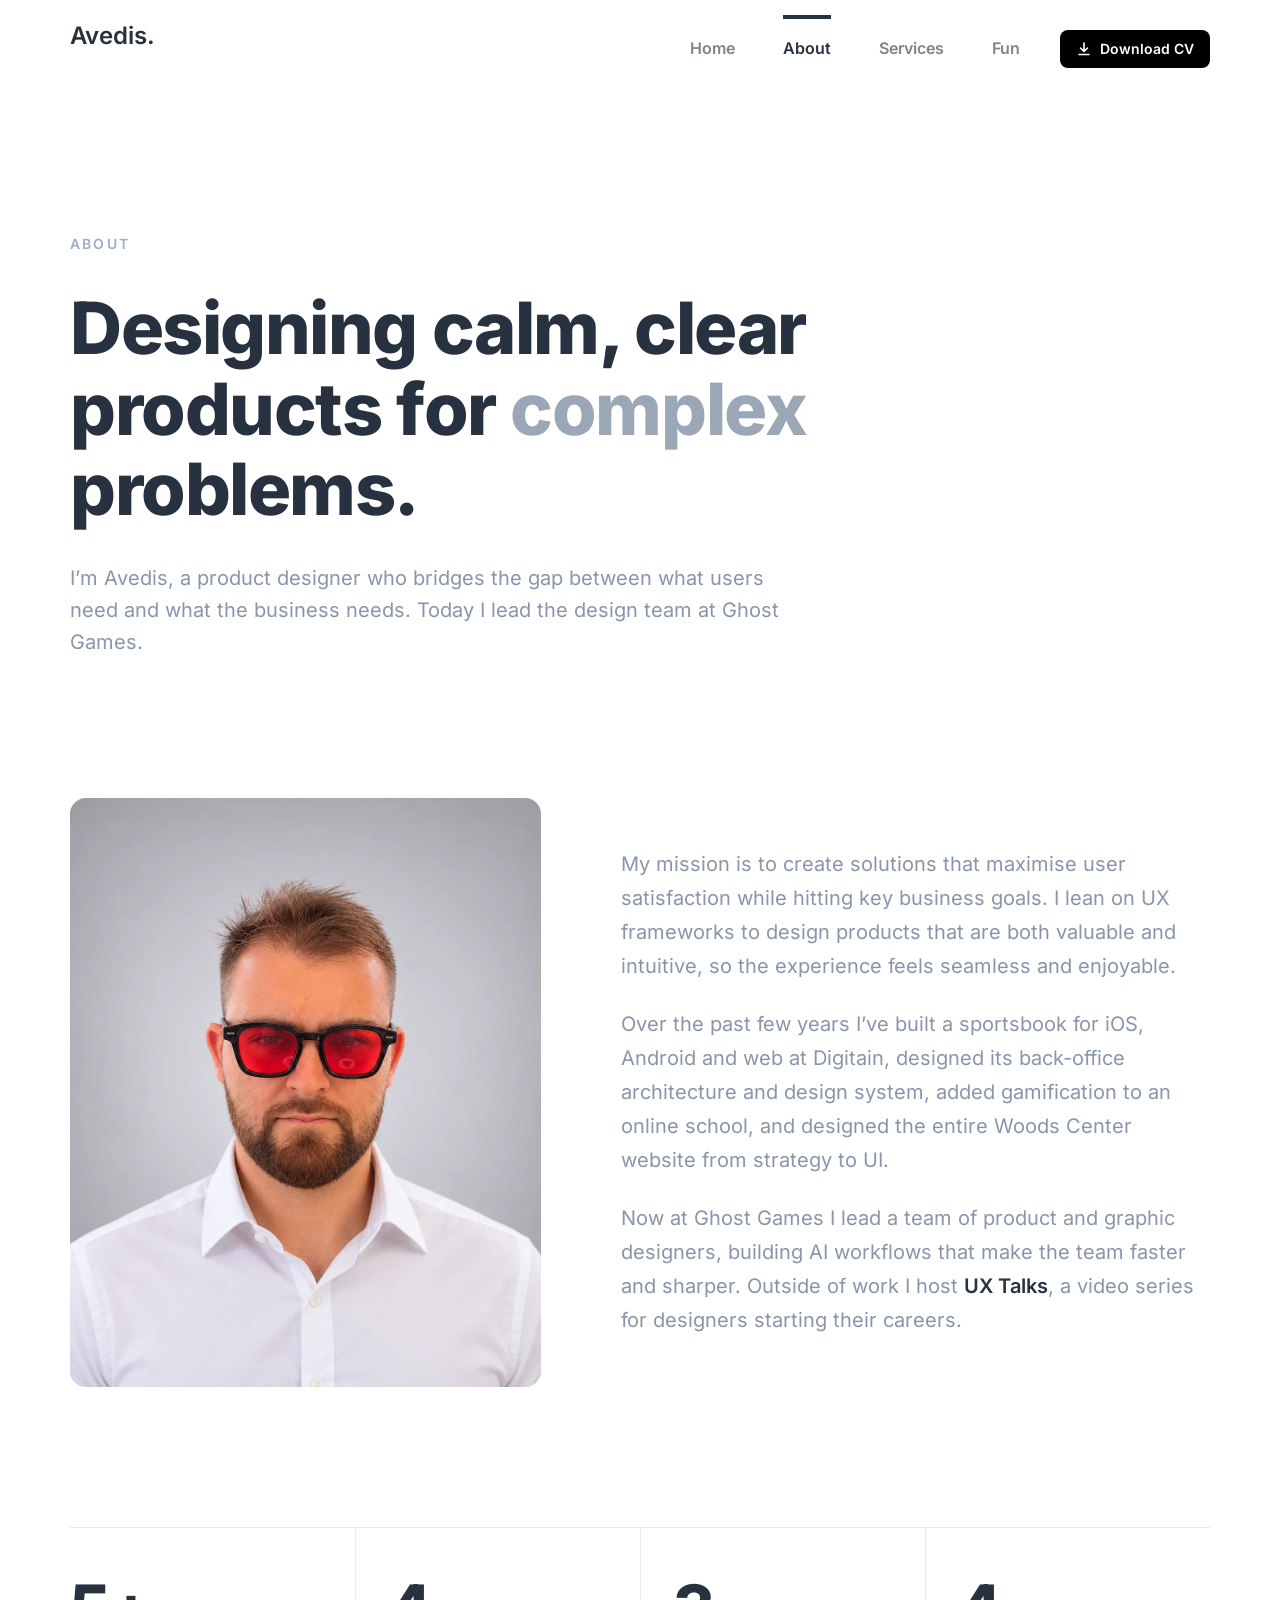
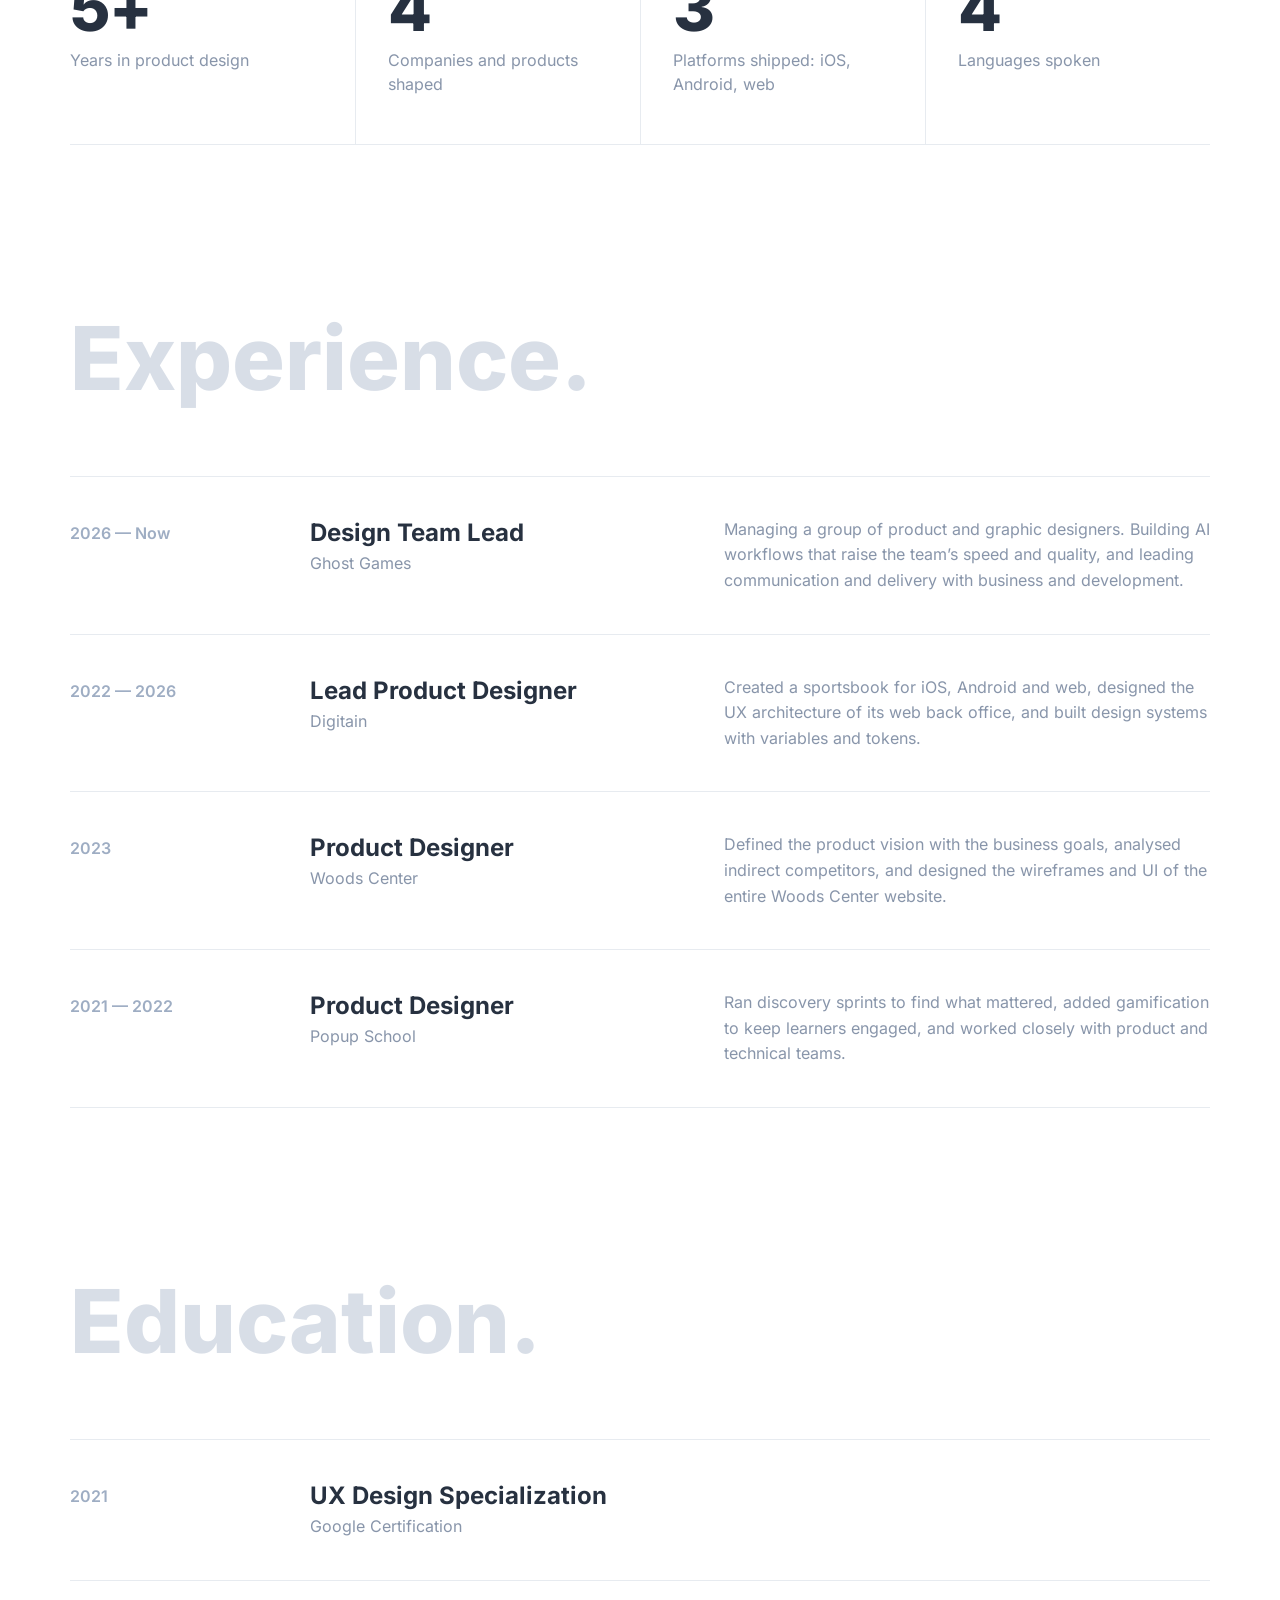
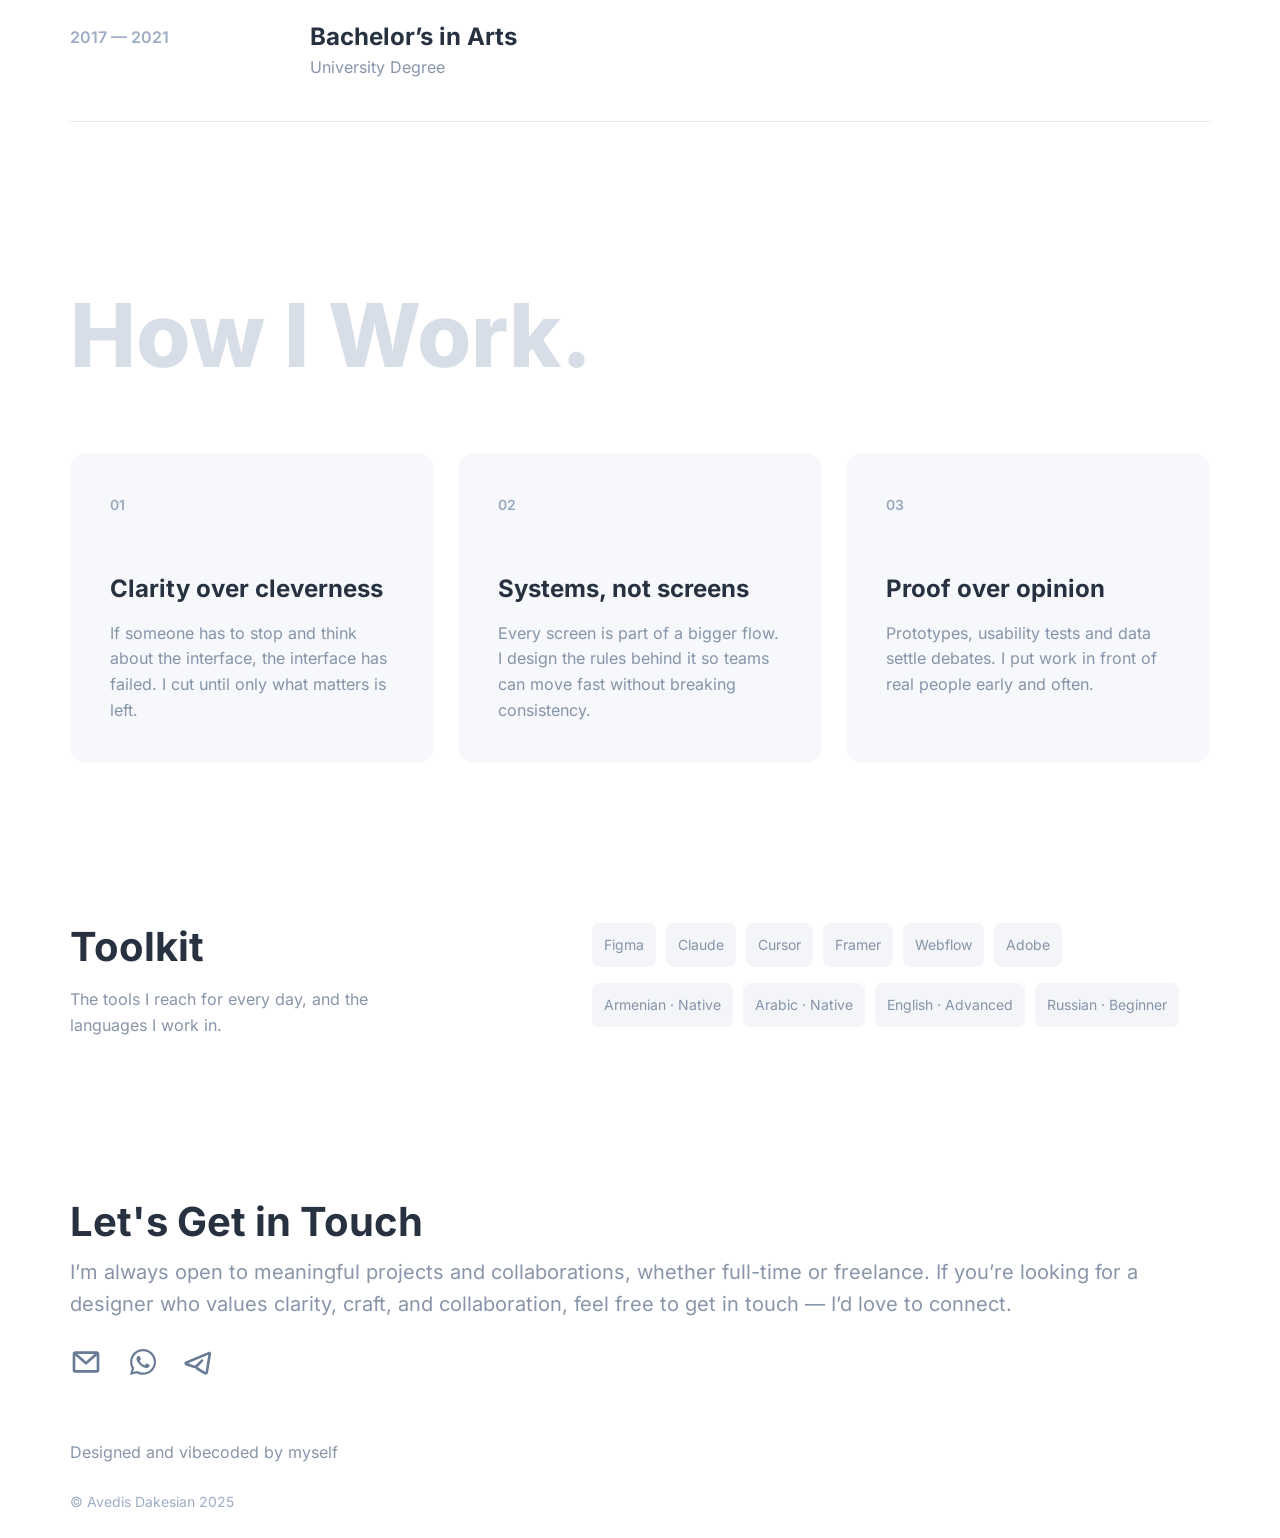
<file: about/index.html>
<!doctype html>
<html lang="en">
<head>
  <script>document.documentElement.classList.add("js")</script>
  <meta charset="utf-8">
  <meta name="viewport" content="width=device-width, initial-scale=1">
  <title>About · Avedis.</title>
  <meta name="description" content="About Avedis Dakesian, Lead Product Designer.">
  <meta property="og:title" content="About · Avedis.">
  <meta property="og:description" content="About Avedis Dakesian, Lead Product Designer.">
  <meta property="og:type" content="website">
  <meta property="og:image" content="https://avedis.design/assets/img/og-image.jpg">
  <meta name="twitter:card" content="summary_large_image">
  <link rel="icon" href="../favicon.svg" type="image/svg+xml">
  <link rel="preload" href="../assets/fonts/inter-latin-wght-normal.woff2" as="font" type="font/woff2" crossorigin>
  <link rel="stylesheet" href="../assets/css/base.css">
  <link rel="stylesheet" href="../assets/css/home.css">
  <link rel="stylesheet" href="../assets/css/pages.css">
</head>
<body>

  <!-- Phone header (below 1220px wide) -->
  <header class="phone-nav" data-menu>
    <div class="phone-nav__bar">
      <a class="logo" href="../">Avedis.</a>
      <div class="phone-nav__actions">
        <a class="cv-button cv-button--small" href="../assets/cv/Avedis-Dakesian-CV.pdf" download="Avedis-Dakesian-CV.pdf"><svg viewBox="0 0 16 16" aria-hidden="true"><path d="M8 2v8.5M4.5 7 8 10.5 11.5 7M3 13.5h10" fill="none" stroke="currentColor" stroke-width="1.6" stroke-linecap="round" stroke-linejoin="round"/></svg>Download CV</a>
        <button class="phone-nav__toggle" type="button" aria-expanded="false" aria-controls="phone-menu">
          <span class="visually-hidden">Menu</span>
          <span class="phone-nav__line"></span>
          <span class="phone-nav__line"></span>
        </button>
      </div>
    </div>
    <nav class="phone-nav__menu" id="phone-menu" aria-label="Main">
      <a href="../">Home</a>
      <a href="../about/" aria-current="page">About</a>
      <a href="../services/">Services</a>
      <a href="https://www.instagram.com/avedisdakesian/" target="_blank" rel="noopener">Fun</a>
    </nav>
  </header>

  <main class="container">
    <nav class="nav" aria-label="Main">
      <a class="logo" href="../">Avedis.</a>
      <div class="nav__items">
        <a class="nav__item" href="../">Home</a>
        <a class="nav__item is-active" href="../about/" aria-current="page">About</a>
        <a class="nav__item" href="../services/">Services</a>
        <a class="nav__item" href="https://www.instagram.com/avedisdakesian/" target="_blank" rel="noopener">Fun</a>
        <a class="cv-button" href="../assets/cv/Avedis-Dakesian-CV.pdf" download="Avedis-Dakesian-CV.pdf"><svg viewBox="0 0 16 16" aria-hidden="true"><path d="M8 2v8.5M4.5 7 8 10.5 11.5 7M3 13.5h10" fill="none" stroke="currentColor" stroke-width="1.6" stroke-linecap="round" stroke-linejoin="round"/></svg>Download CV</a>
      </div>
    </nav>

    <section class="page-hero">
      <p class="eyebrow">About</p>
      <h1 class="page-hero__title">Designing calm, clear products for <span>complex</span> problems.</h1>
      <p class="page-hero__lead">I’m Avedis, a product designer who bridges the gap between what users need and what the business needs. Today I lead the design team at Ghost Games.</p>
    </section>

    <section class="about-intro reveal">
      <div class="portrait">
        <img src="../assets/img/avedis-headshot.webp" alt="Avedis Dakesian" width="1122" height="1402" loading="lazy" decoding="async">
      </div>
      <div class="about-intro__text">
        <p>My mission is to create solutions that maximise user satisfaction while hitting key business goals. I lean on UX frameworks to design products that are both valuable and intuitive, so the experience feels seamless and enjoyable.</p>
        <p>Over the past few years I’ve built a sportsbook for iOS, Android and web at Digitain, designed its back-office architecture and design system, added gamification to an online school, and designed the entire Woods Center website from strategy to UI.</p>
        <p>Now at Ghost Games I lead a team of product and graphic designers, building AI workflows that make the team faster and sharper. Outside of work I host <strong>UX Talks</strong>, a video series for designers starting their careers.</p>
      </div>
    </section>

    <section class="stats reveal" aria-label="In numbers">
      <div class="stat"><p class="stat__value">5+</p><p class="stat__label">Years in product design</p></div>
      <div class="stat"><p class="stat__value">4</p><p class="stat__label">Companies and products shaped</p></div>
      <div class="stat"><p class="stat__value">3</p><p class="stat__label">Platforms shipped: iOS, Android, web</p></div>
      <div class="stat"><p class="stat__value">4</p><p class="stat__label">Languages spoken</p></div>
    </section>

    <section class="block reveal" aria-labelledby="exp-title">
      <h2 class="section-title" id="exp-title">Experience.</h2>
      <ol class="rows">
        <li class="row">
          <p class="row__meta">2026 — Now</p>
          <div class="row__main"><h3 class="row__title">Design Team Lead</h3><p class="row__sub">Ghost Games</p></div>
          <p class="row__desc">Managing a group of product and graphic designers. Building AI workflows that raise the team’s speed and quality, and leading communication and delivery with business and development.</p>
        </li>
        <li class="row">
          <p class="row__meta">2022 — 2026</p>
          <div class="row__main"><h3 class="row__title">Lead Product Designer</h3><p class="row__sub">Digitain</p></div>
          <p class="row__desc">Created a sportsbook for iOS, Android and web, designed the UX architecture of its web back office, and built design systems with variables and tokens.</p>
        </li>
        <li class="row">
          <p class="row__meta">2023</p>
          <div class="row__main"><h3 class="row__title">Product Designer</h3><p class="row__sub">Woods Center</p></div>
          <p class="row__desc">Defined the product vision with the business goals, analysed indirect competitors, and designed the wireframes and UI of the entire Woods Center website.</p>
        </li>
        <li class="row">
          <p class="row__meta">2021 — 2022</p>
          <div class="row__main"><h3 class="row__title">Product Designer</h3><p class="row__sub">Popup School</p></div>
          <p class="row__desc">Ran discovery sprints to find what mattered, added gamification to keep learners engaged, and worked closely with product and technical teams.</p>
        </li>
      </ol>
    </section>

    <section class="block reveal" aria-labelledby="edu-title">
      <h2 class="section-title" id="edu-title">Education.</h2>
      <ol class="rows">
        <li class="row">
          <p class="row__meta">2021</p>
          <div class="row__main"><h3 class="row__title">UX Design Specialization</h3><p class="row__sub">Google Certification</p></div>
          <p class="row__desc"></p>
        </li>
        <li class="row">
          <p class="row__meta">2017 — 2021</p>
          <div class="row__main"><h3 class="row__title">Bachelor’s in Arts</h3><p class="row__sub">University Degree</p></div>
          <p class="row__desc"></p>
        </li>
      </ol>
    </section>

    <section class="block reveal" aria-labelledby="principles-title">
      <h2 class="section-title" id="principles-title">How I Work.</h2>
      <div class="cards cards--3">
        <article class="card">
          <p class="card__num">01</p>
          <h3 class="card__title">Clarity over cleverness</h3>
          <p class="card__text">If someone has to stop and think about the interface, the interface has failed. I cut until only what matters is left.</p>
        </article>
        <article class="card">
          <p class="card__num">02</p>
          <h3 class="card__title">Systems, not screens</h3>
          <p class="card__text">Every screen is part of a bigger flow. I design the rules behind it so teams can move fast without breaking consistency.</p>
        </article>
        <article class="card">
          <p class="card__num">03</p>
          <h3 class="card__title">Proof over opinion</h3>
          <p class="card__text">Prototypes, usability tests and data settle debates. I put work in front of real people early and often.</p>
        </article>
      </div>
    </section>

    <section class="block block--split reveal" aria-labelledby="tools-title">
      <div>
        <h2 class="block__heading" id="tools-title">Toolkit</h2>
        <p class="block__text">The tools I reach for every day, and the languages I work in.</p>
      </div>
      <div class="toolkit">
        <ul class="tags tags--wrap">
          <li>Figma</li><li>Claude</li><li>Cursor</li><li>Framer</li><li>Webflow</li><li>Adobe</li>
        </ul>
        <ul class="tags tags--wrap">
          <li>Armenian · Native</li><li>Arabic · Native</li><li>English · Advanced</li><li>Russian · Beginner</li>
        </ul>
      </div>
    </section>

    <section class="contact" aria-labelledby="contact-title">
      <h2 class="contact__title" id="contact-title">Let's Get in Touch</h2>
      <p class="contact__text">I’m always open to meaningful projects and collaborations, whether full-time or freelance. If you’re looking for a designer who values clarity, craft, and collaboration, feel free to get in touch — I’d love to connect.</p>
      <div class="contact__icons">
        <a href="https://mail.google.com/mail/?view=cm&amp;to=avedisdakesian@gmail.com" target="_blank" rel="noopener" aria-label="Email">
          <svg viewBox="0 0 24 24" aria-hidden="true"><path d="M17.5 .5 9 8 .5 .5M1 14h16a1 1 0 0 0 1-1V1a1 1 0 0 0-1-1H1a1 1 0 0 0-1 1v12a1 1 0 0 0 1 1Z" transform="translate(3 5)" fill="none" stroke="#6a7b95" stroke-width="2" stroke-linecap="round" stroke-linejoin="round"/></svg>
        </a>
        <a href="https://wa.me/37477036014" target="_blank" rel="noopener" aria-label="WhatsApp">
          <svg viewBox="0 0 32 32" aria-hidden="true"><path transform="translate(4 3)" fill="#6a7b95" d="M 22.213 3.775 C 19.787 1.354 16.492 -0.004 13.057 0 C 5.907 0 0.109 5.77 0.109 12.888 C 0.109 15.257 0.751 17.476 1.87 19.383 L 1.837 19.322 L 0 26 L 6.863 24.208 C 8.65 25.195 10.781 25.776 13.049 25.776 L 13.054 25.776 C 20.205 25.774 26 20.003 26 12.886 C 26.004 9.468 24.641 6.19 22.212 3.776 Z M 13.054 23.599 L 13.049 23.599 C 11.029 23.599 9.139 23.044 7.525 22.079 L 7.574 22.106 L 7.181 21.875 L 3.109 22.939 L 4.195 18.986 L 3.939 18.581 C 2.858 16.878 2.288 14.903 2.293 12.889 C 2.293 6.974 7.111 2.179 13.054 2.179 C 18.996 2.179 23.814 6.974 23.814 12.889 C 23.814 18.804 18.997 23.599 13.054 23.599 Z M 18.957 15.579 C 18.634 15.417 17.043 14.64 16.747 14.531 C 16.45 14.424 16.234 14.371 16.018 14.693 C 15.803 15.015 15.183 15.74 14.994 15.955 C 14.806 16.171 14.616 16.197 14.293 16.036 C 13.336 15.655 12.453 15.112 11.683 14.431 L 11.691 14.438 C 10.997 13.799 10.399 13.063 9.917 12.253 L 9.893 12.208 C 9.704 11.886 9.872 11.712 10.034 11.551 C 10.179 11.407 10.358 11.175 10.519 10.988 C 10.646 10.832 10.755 10.655 10.838 10.464 L 10.843 10.449 C 10.931 10.268 10.92 10.054 10.814 9.883 L 10.816 9.886 C 10.734 9.724 10.088 8.14 9.818 7.494 C 9.555 6.867 9.288 6.953 9.09 6.942 C 8.902 6.934 8.686 6.932 8.47 6.932 C 8.126 6.94 7.82 7.095 7.609 7.333 L 7.609 7.335 C 6.867 8.033 6.456 9.009 6.477 10.024 L 6.477 10.021 C 6.583 11.241 7.045 12.404 7.807 13.365 L 7.797 13.352 C 9.171 15.394 11.045 17.054 13.242 18.176 L 13.324 18.213 C 13.801 18.428 14.412 18.658 15.038 18.855 L 15.168 18.89 C 15.836 19.093 16.542 19.135 17.23 19.014 L 17.203 19.018 C 18.108 18.833 18.895 18.284 19.378 17.502 L 19.386 17.487 C 19.599 17.001 19.664 16.463 19.573 15.94 L 19.575 15.957 C 19.495 15.822 19.279 15.742 18.955 15.58 Z"/></svg>
        </a>
        <a href="https://t.me/Sideva" target="_blank" rel="noopener" aria-label="Telegram">
          <svg viewBox="0 0 32 32" aria-hidden="true"><path fill="#6a7b95" d="M 26.093 26.417 C 25.803 28.187 23.86 29.2 22.237 28.32 C 20.88 27.581 18.865 26.447 17.049 25.26 C 16.143 24.668 15.265 24.051 14.536 23.451 C 14.059 23.057 13.591 22.629 13.219 22.184 C 11.857 22.049 10.159 21.573 8.601 21.059 C 6.902 20.489 5.224 19.858 3.569 19.168 C 1.899 18.475 1.98 16.176 3.569 15.507 L 26.369 5.907 C 27.041 5.624 27.813 5.728 28.385 6.179 C 28.957 6.63 29.238 7.356 29.12 8.075 Z M 6.127 17.323 C 7.219 17.753 8.322 18.154 9.436 18.525 C 10.932 19.019 12.295 19.381 13.273 19.507 L 19.056 13.724 C 19.577 13.203 20.421 13.204 20.942 13.725 C 21.463 14.246 21.462 15.09 20.941 15.611 L 15.66 20.891 C 15.843 21.064 16.033 21.23 16.228 21.389 C 16.958 21.975 17.719 22.522 18.507 23.028 C 20.216 24.145 22.135 25.229 23.467 25.953 L 26.291 8.833 L 6.125 17.323 Z"/></svg>
        </a>
      </div>
    </section>

    <footer class="footer">
      <p class="footer__credit">Designed and vibecoded by myself</p>
      <p class="footer__copy">© Avedis Dakesian 2025</p>
    </footer>
  </main>

  <script src="../assets/js/site.js" defer></script>
</body>
</html>
</file>
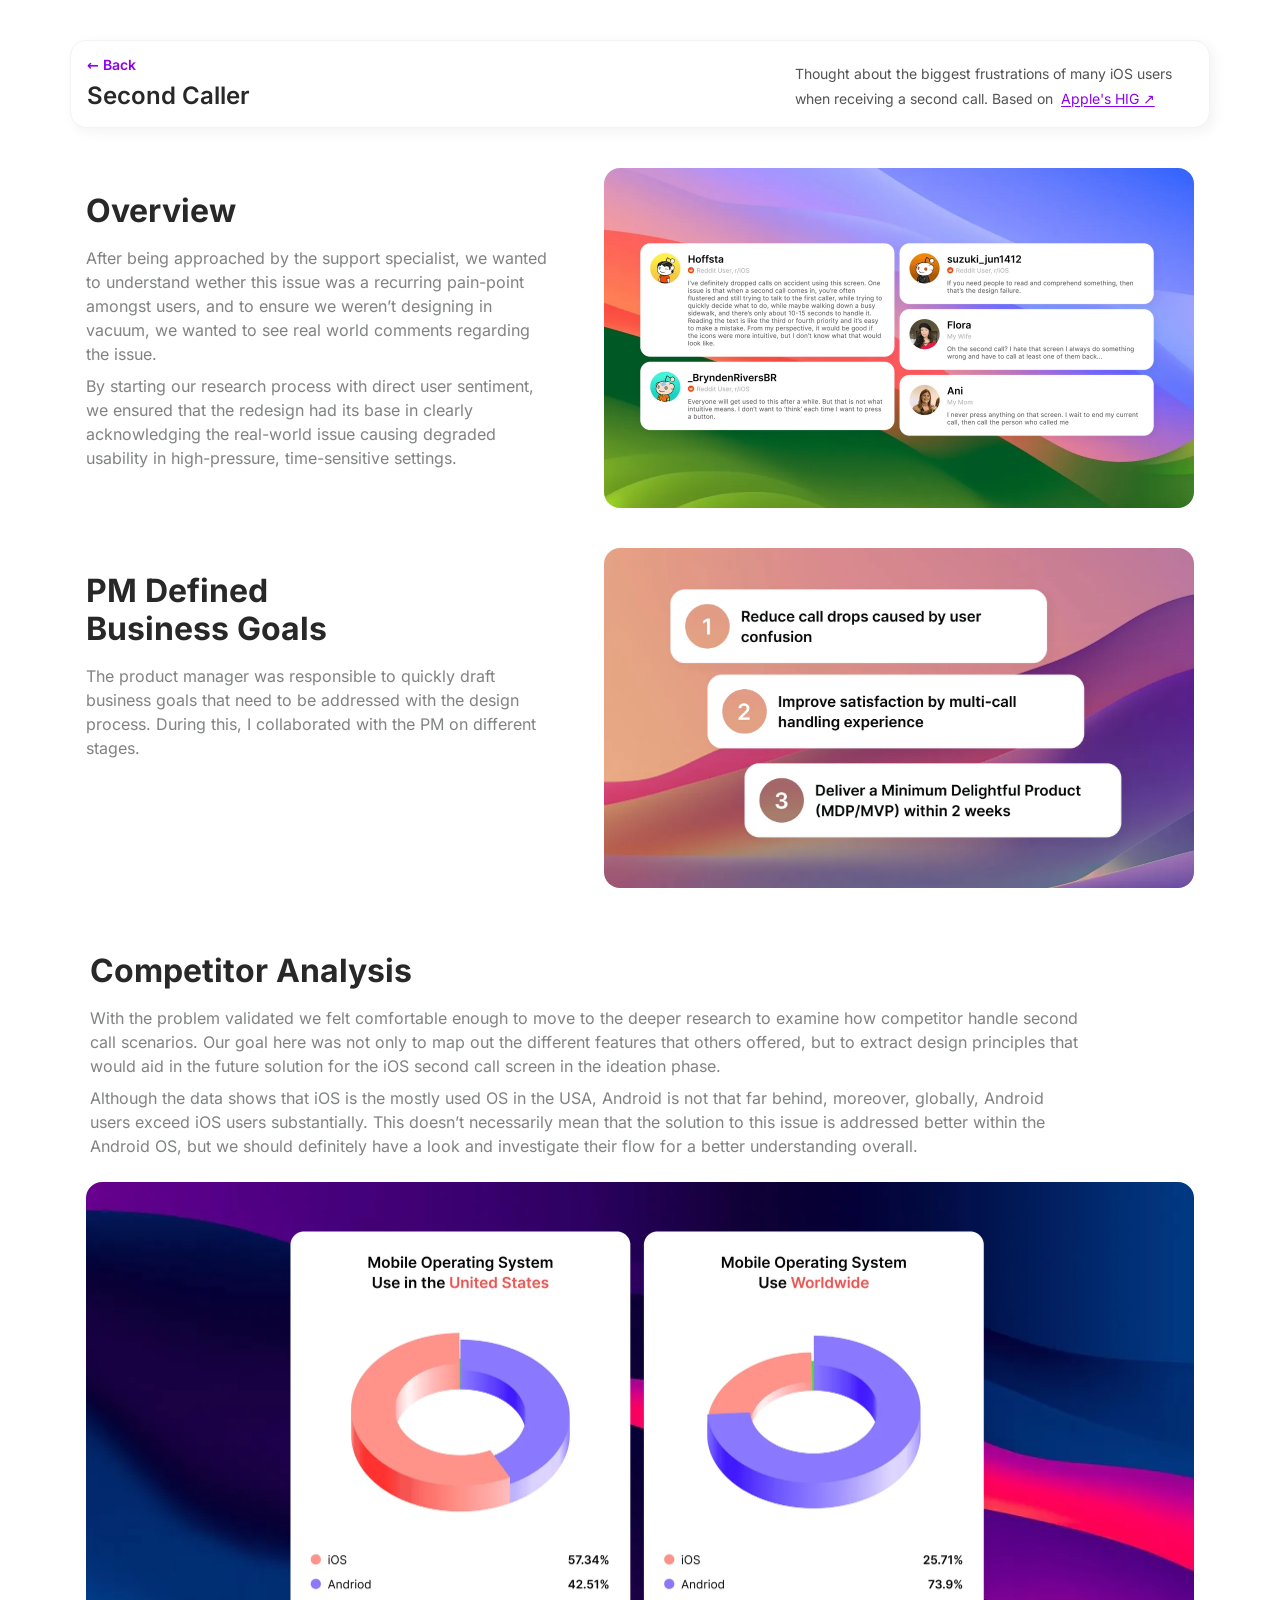
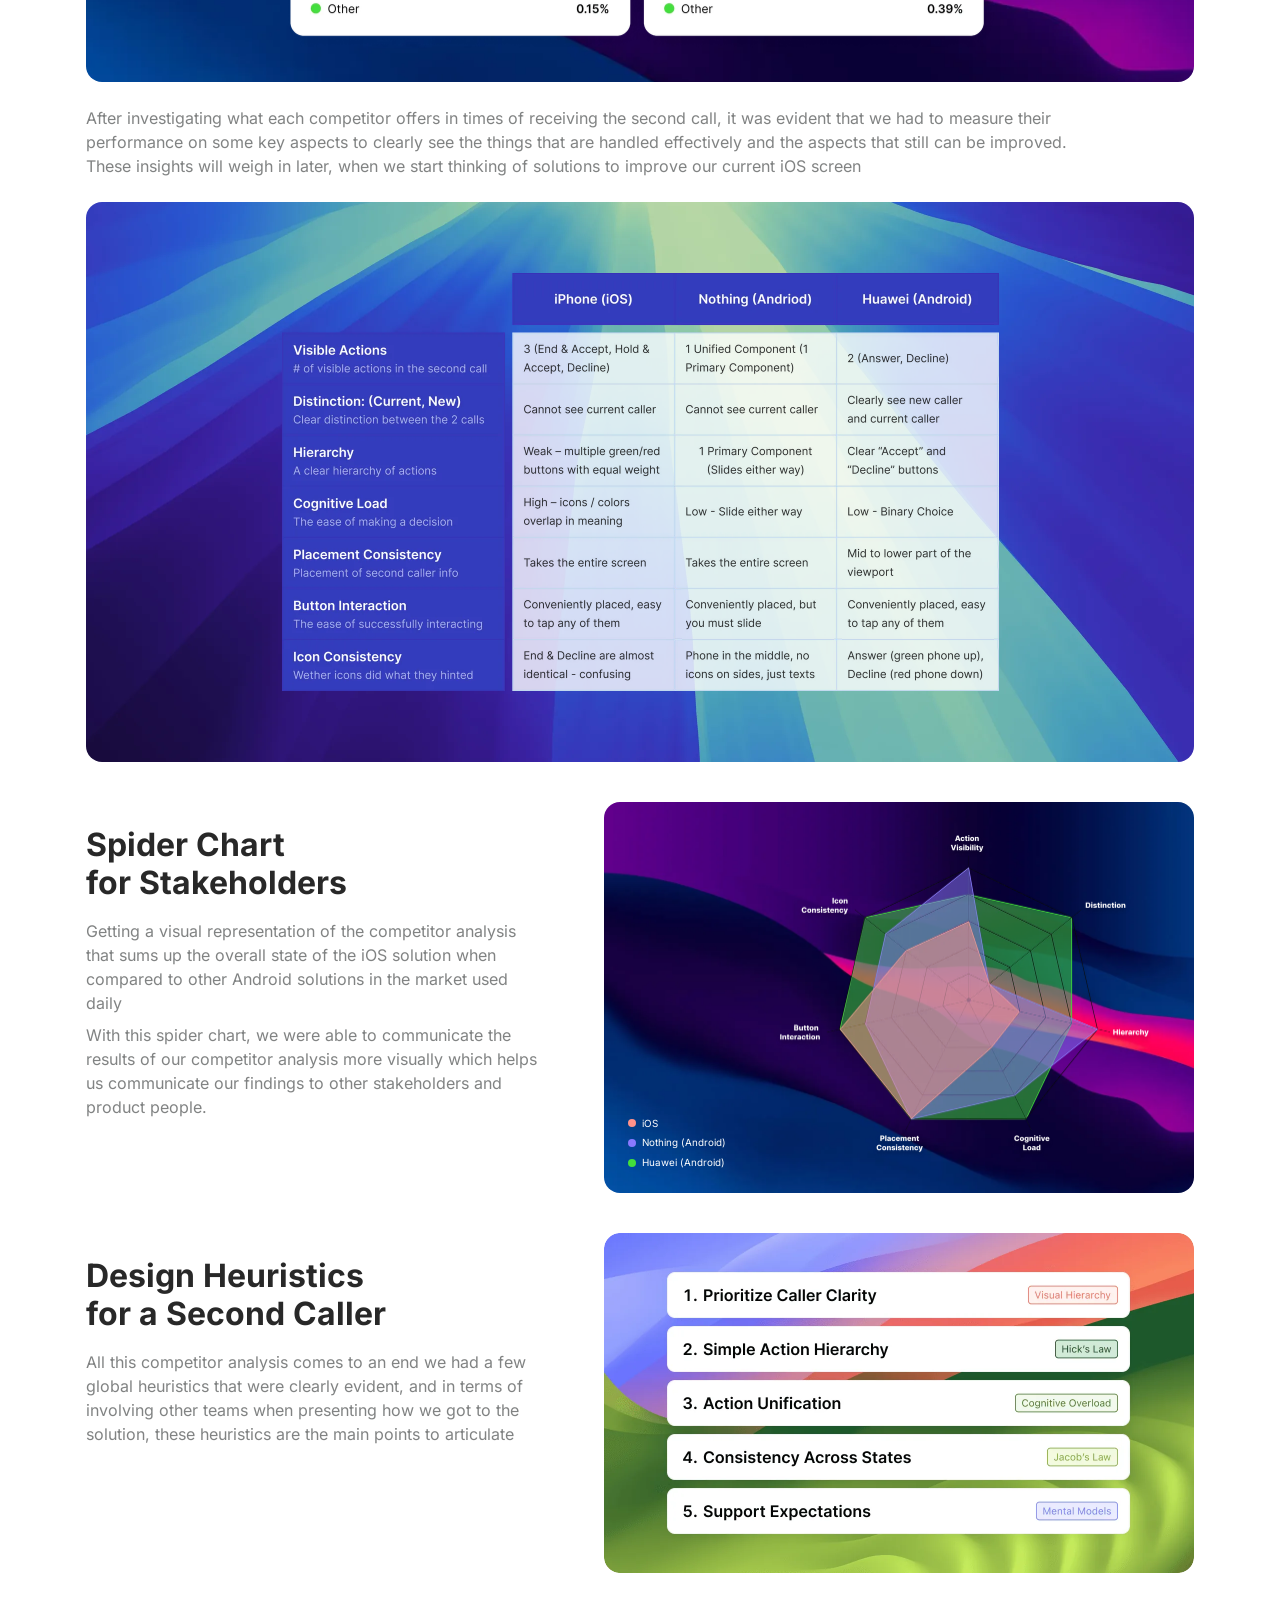
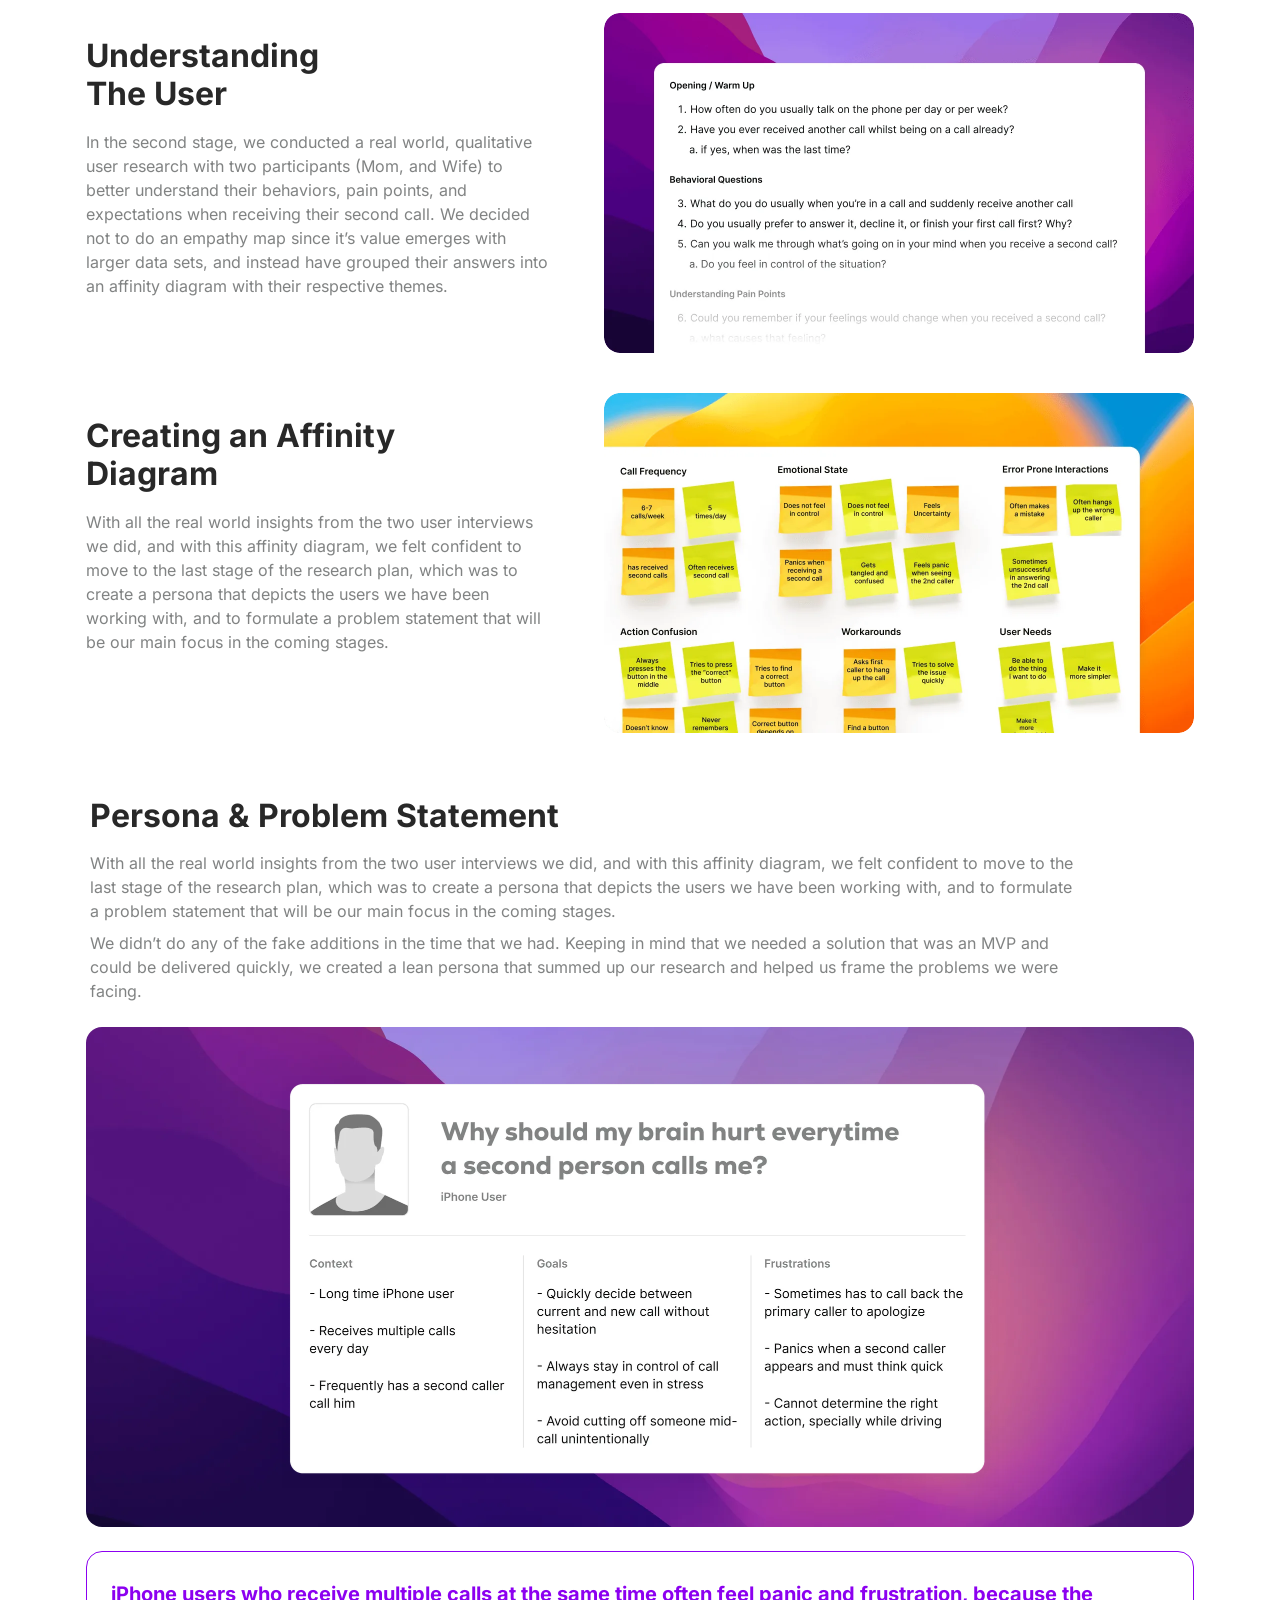
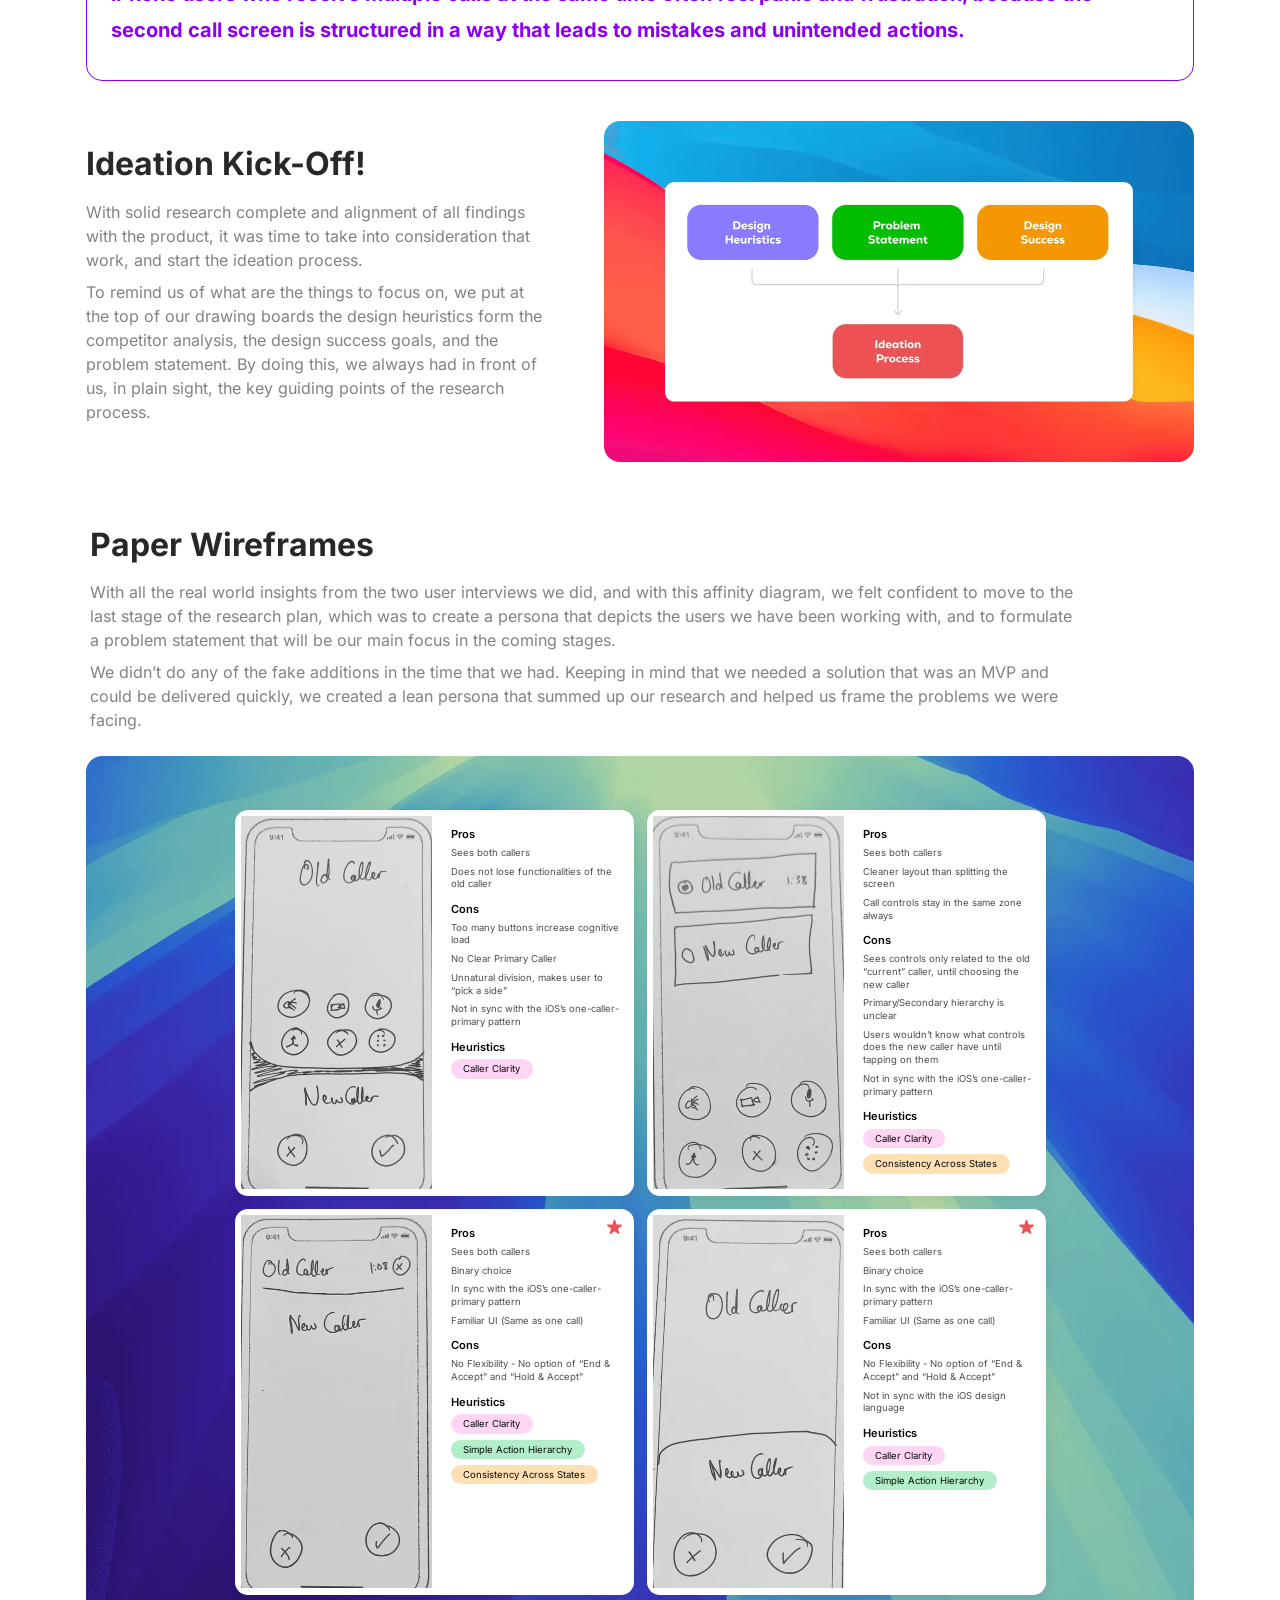
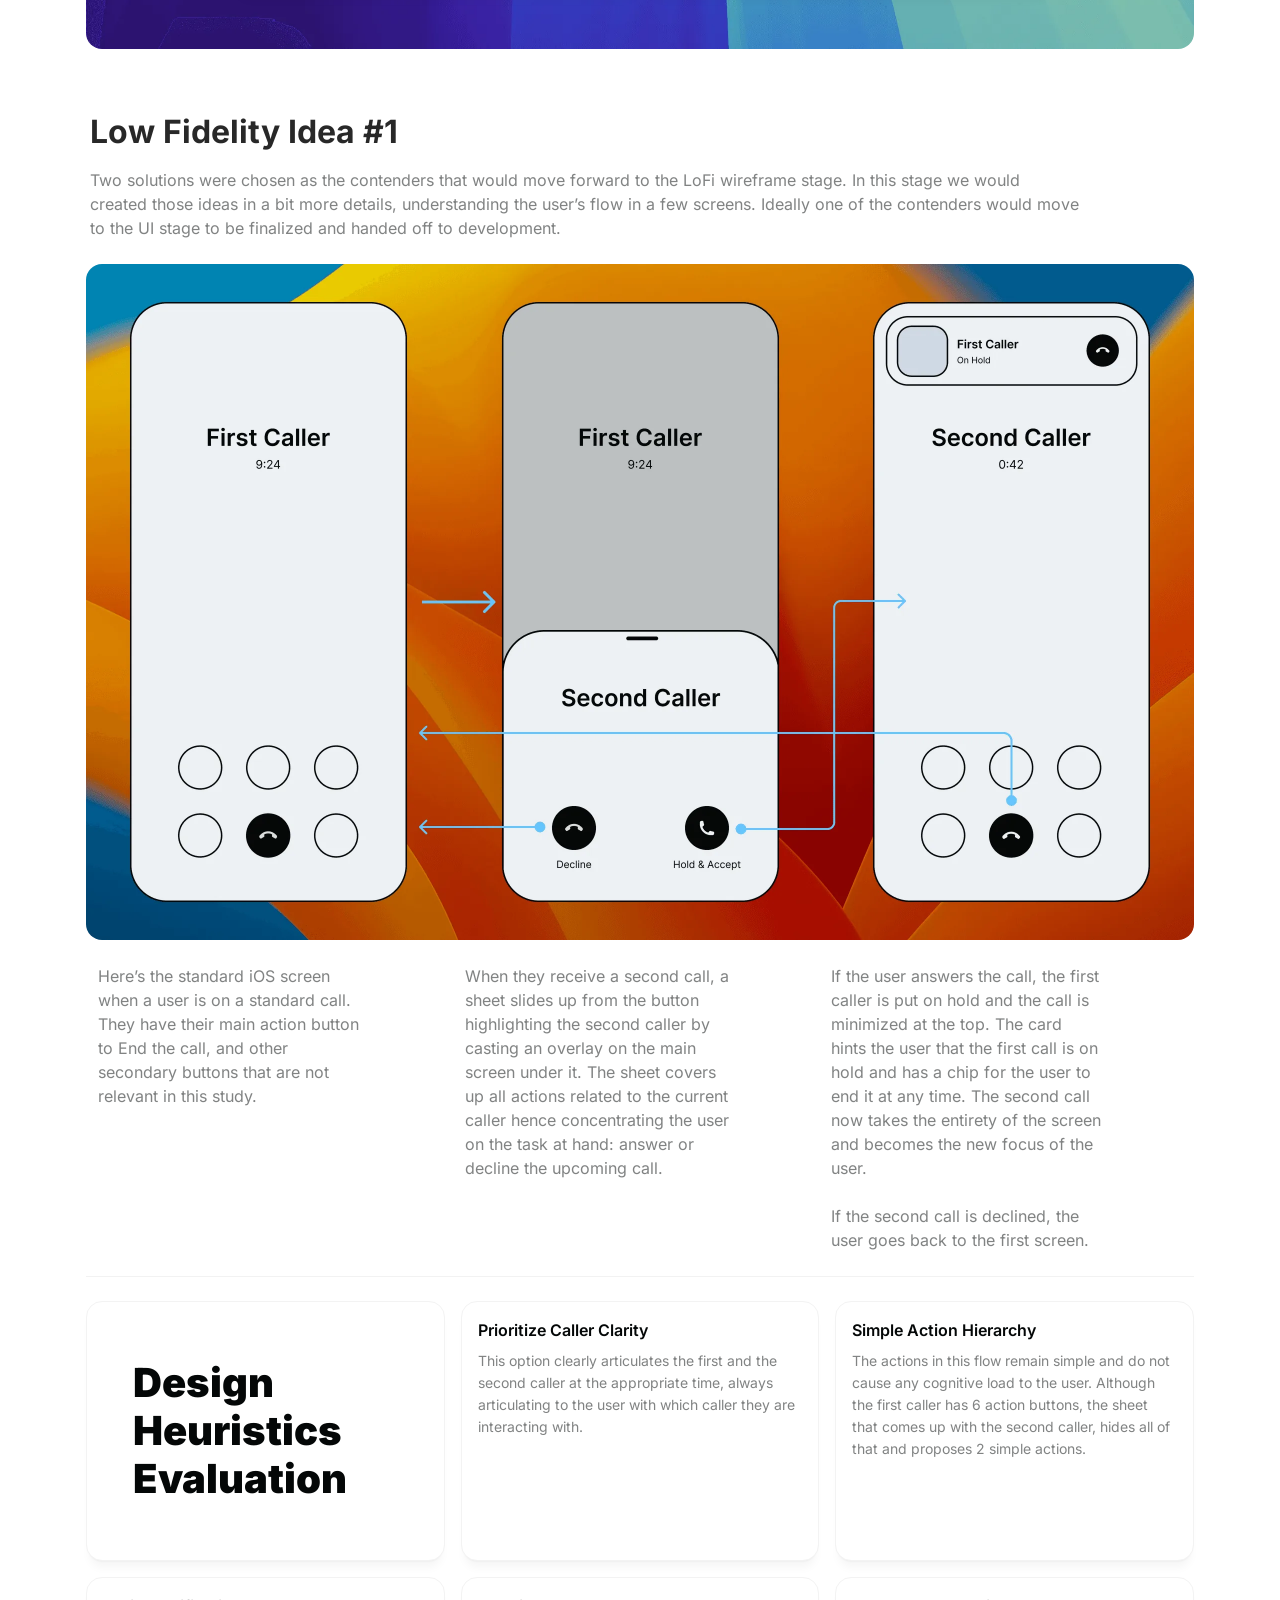
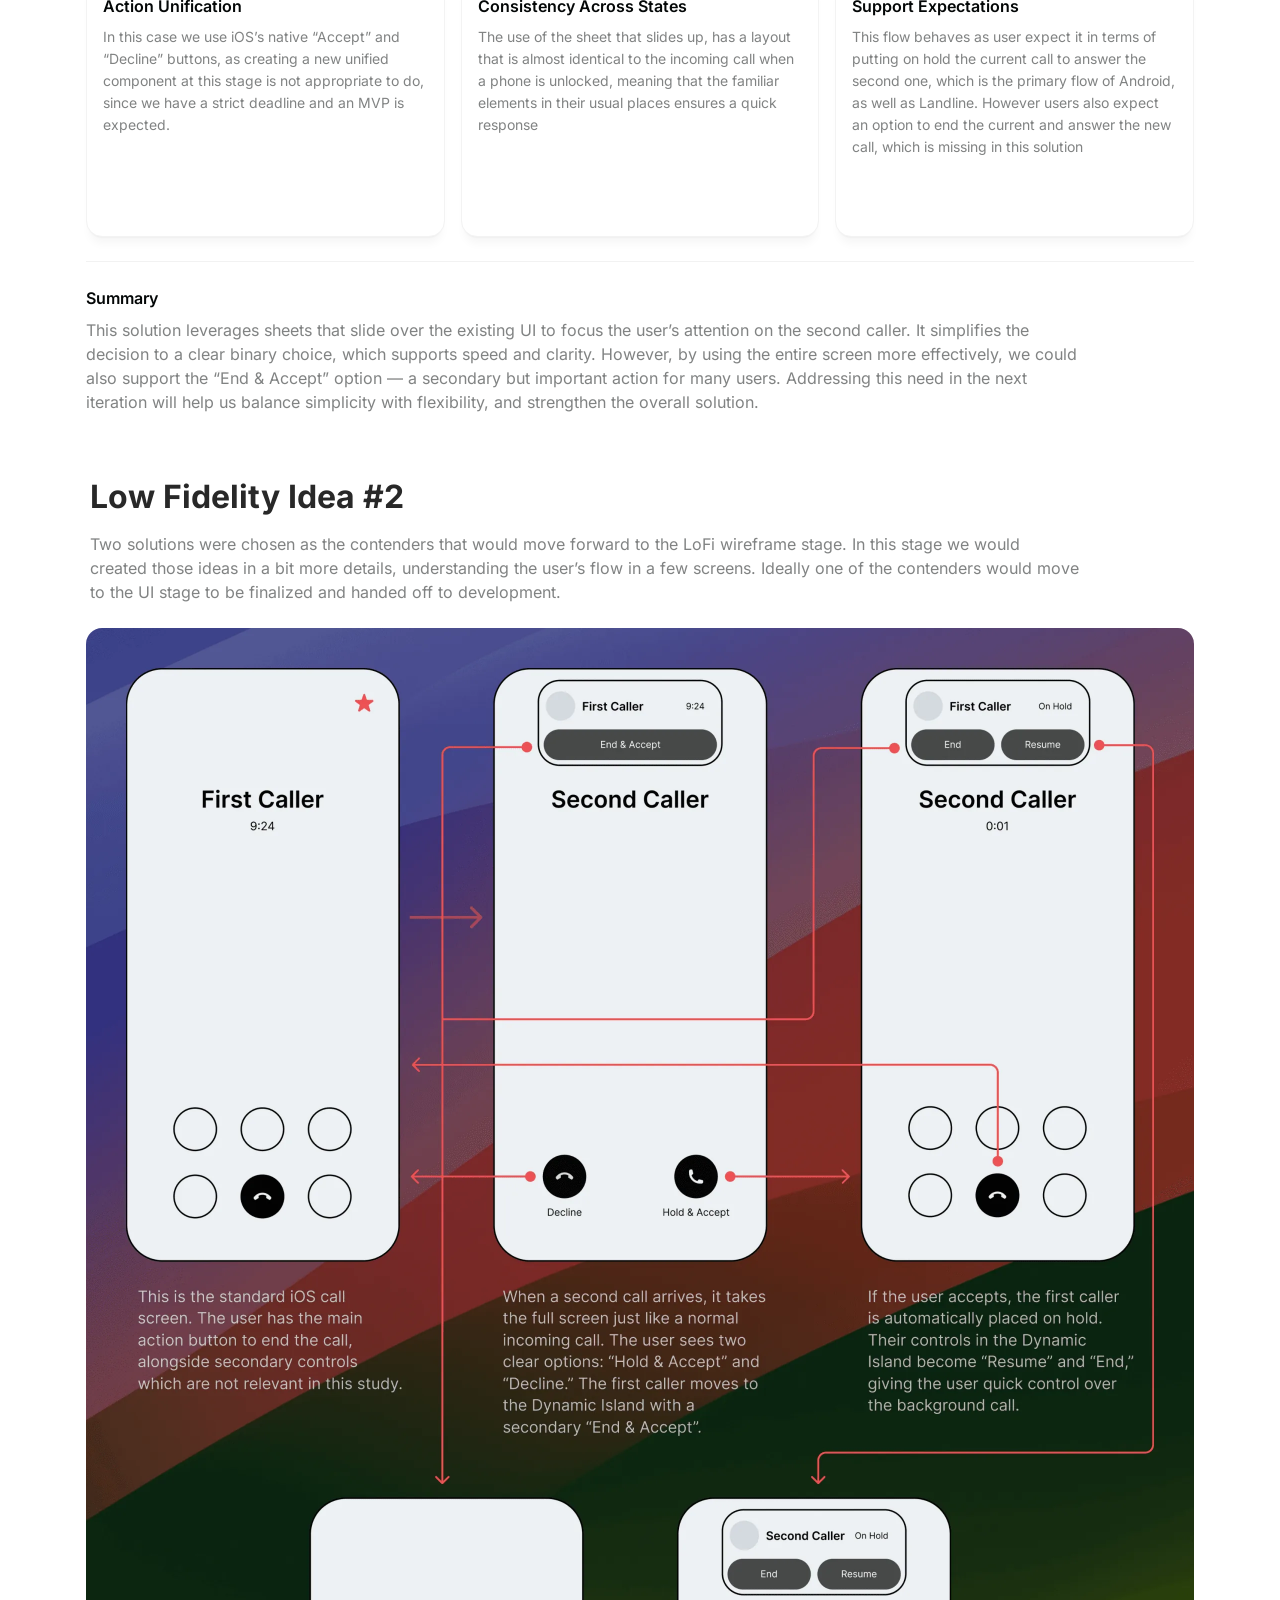
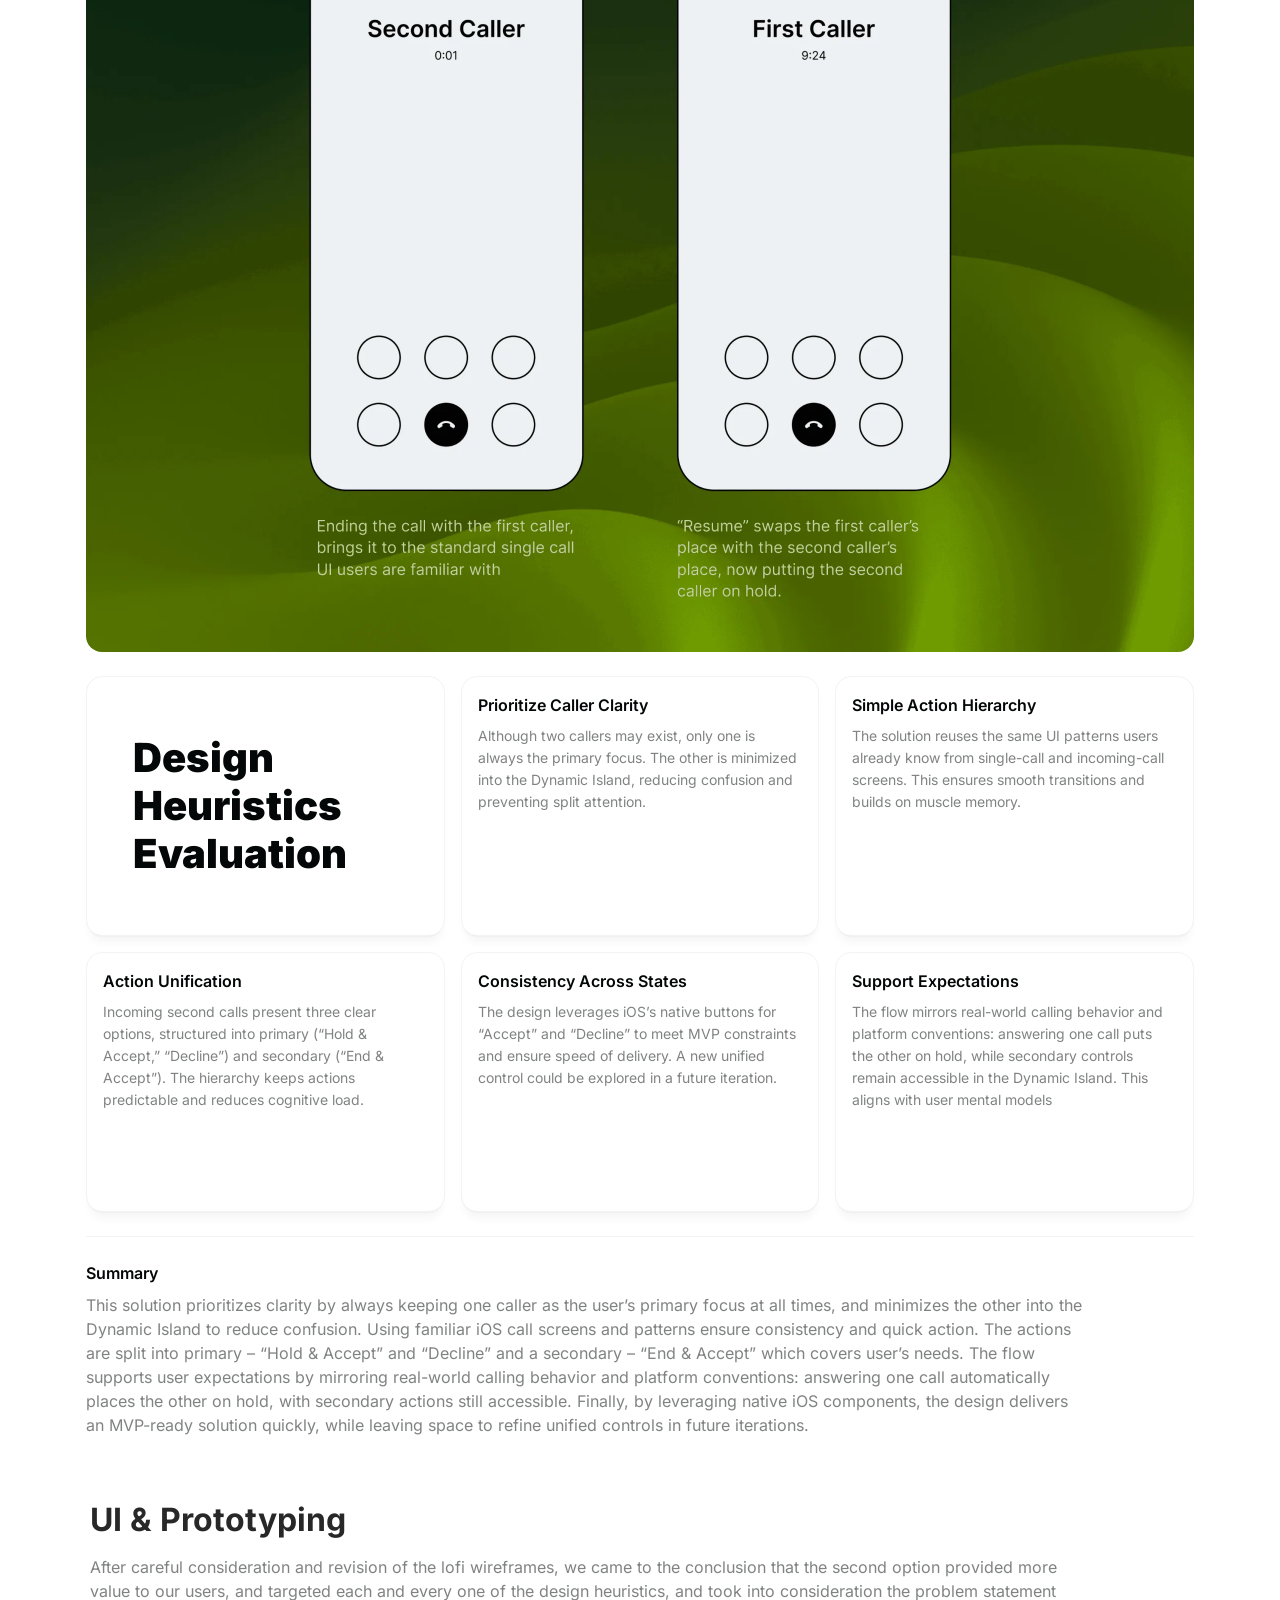
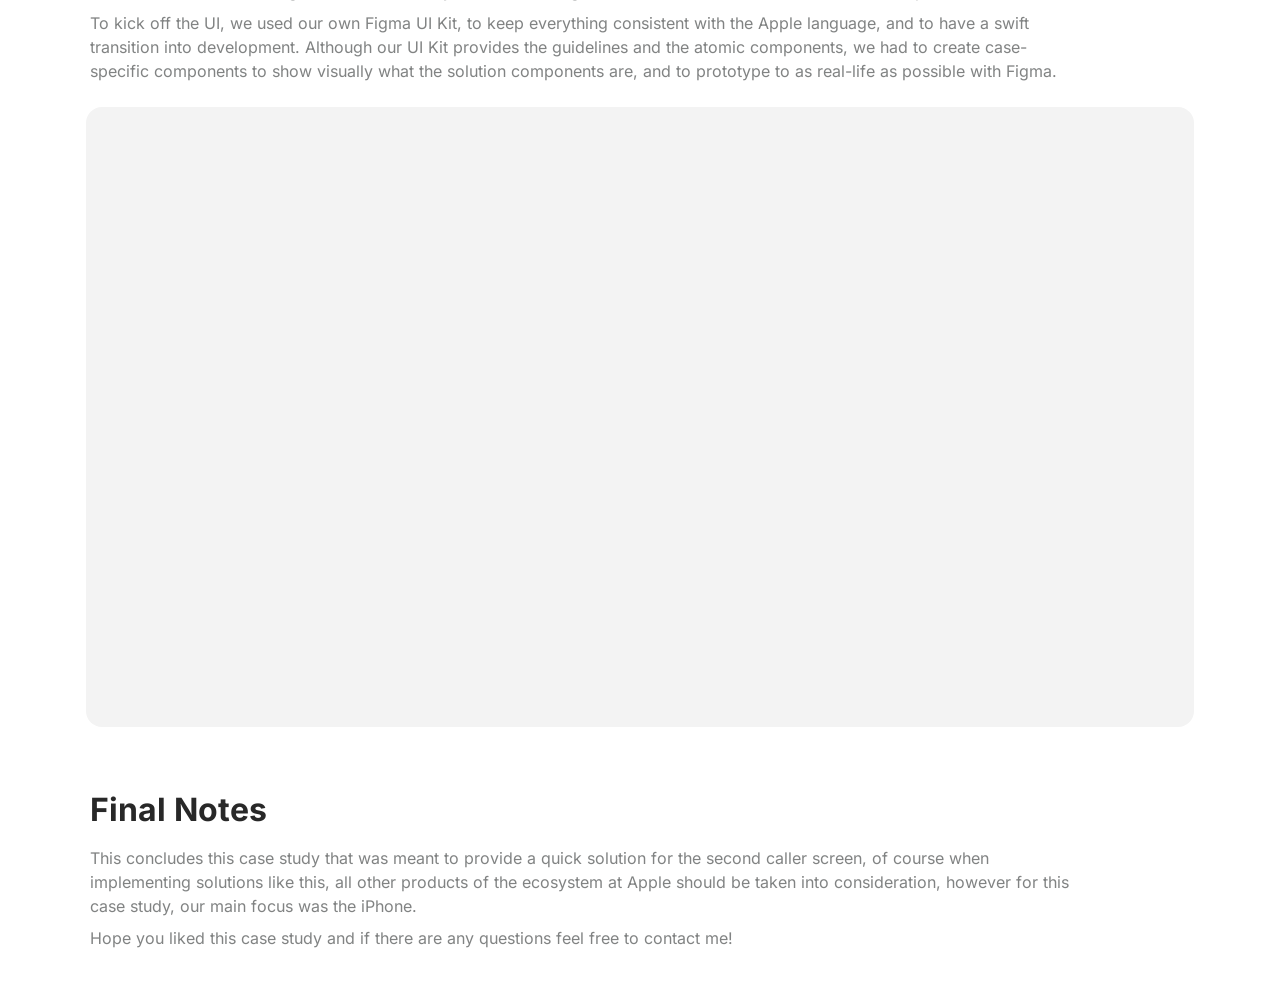
<file: second-caller/index.html>
<!doctype html>
<html lang="en">
<head>
  <meta charset="utf-8">
  <meta name="viewport" content="width=device-width, initial-scale=1">
  <title>Avedis. Second Caller</title>
  <meta name="description" content="Case study: redesigning the iPhone second-call screen so people stay calm and in control.">
  <meta property="og:title" content="Avedis. Second Caller">
  <meta property="og:description" content="Case study: redesigning the iPhone second-call screen.">
  <meta property="og:type" content="article">
  <meta property="og:image" content="https://avedis.design/assets/img/og-image.jpg">
  <meta name="twitter:card" content="summary_large_image">
  <link rel="icon" href="../favicon.svg" type="image/svg+xml">
  <link rel="preload" href="../assets/fonts/inter-latin-wght-normal.woff2" as="font" type="font/woff2" crossorigin>
  <link rel="stylesheet" href="../assets/css/base.css">
  <link rel="stylesheet" href="../assets/css/case-study.css">
</head>
<body>
<div class="case">
  <div class="container">

    <header class="case-header">
      <div class="case-header__card">
        <div class="case-header__titles">
          <a class="case-header__back" href="../">← Back</a>
          <h1 class="case-header__title">Second Caller</h1>
        </div>
        <p class="case-header__about">Thought about the biggest frustrations of many iOS users when receiving a second call. Based on <a href="https://developer.apple.com/design/human-interface-guidelines" target="_blank" rel="noopener">Apple's HIG ↗</a></p>
      </div>
    </header>

    <main class="case-body">

      <section class="sc-split">
        <div class="sc-split__text">
          <h2 class="sc-title">Overview</h2>
          <div class="sc-text">
            <p>After being approached by the support specialist, we wanted to understand wether this issue was a recurring pain-point amongst users, and to ensure we weren’t designing in vacuum, we wanted to see real world comments regarding the issue.</p>
            <p>By starting our research process with direct user sentiment, we ensured that the redesign had its base in clearly acknowledging the real-world issue causing degraded usability in high-pressure, time-sensitive settings.</p>
          </div>
        </div>
        <div class="layered" style="--ratio: 590 / 340; --x: 5.08%; --y: 20.29%; --w: 90%">
          <img src="../assets/img/sc-overview-bg.webp" alt="" loading="lazy">
          <img class="layered__top" src="../assets/img/sc-overview-comments.webp" alt="User comments complaining about the iPhone second-call screen" loading="lazy">
        </div>
      </section>

      <section class="sc-split">
        <div class="sc-split__text">
          <h2 class="sc-title">PM Defined Business Goals</h2>
          <div class="sc-text">
            <p>The product manager was responsible to quickly draft business goals that need to be addressed with the design process.  During this, I collaborated with the PM on different stages.</p>
          </div>
        </div>
        <div class="layered" style="--ratio: 590 / 340; --x: 9.66%; --y: 9.41%; --w: 80.85%">
          <img src="../assets/img/sc-goals-bg.webp" alt="" loading="lazy">
          <img class="layered__top" src="../assets/img/sc-goals.webp" alt="Business goals: reduce call drops caused by user confusion, improve satisfaction for multi-call handling experience, deliver a minimum delightful product within 2 weeks" loading="lazy">
        </div>
      </section>

      <section class="sc-full">
        <div class="sc-full__text">
          <h2 class="sc-title">Competitor Analysis</h2>
          <div class="sc-text">
            <p>With the problem validated we felt comfortable enough to move to the deeper research to examine how competitor handle second call scenarios. Our goal here was not only to map out the different features that others offered, but to extract design principles that would aid in the future solution for the iOS second call screen in the ideation phase.</p>
            <p>Although the data shows that iOS is the mostly used OS in the USA, Android is not that far behind, moreover, globally, Android users exceed iOS users substantially. This doesn’t necessarily mean that the solution to this issue is addressed better within the Android OS, but we should definitely have a look and investigate their flow for a better understanding overall.</p>
          </div>
        </div>
        <div class="layered" style="--ratio: 1108 / 500; --x: 17.69%; --y: 8.2%; --w: 64.71%">
          <img src="../assets/img/sc-purple-bg.webp" alt="" loading="lazy">
          <img class="layered__top" src="../assets/img/sc-os-share.webp" alt="Mobile operating system use in the United States and worldwide" loading="lazy">
        </div>
        <div class="sc-text">
          <p>After investigating what each competitor offers in times of receiving the second call, it was evident that we had to measure their performance on some key aspects to clearly see the things that are handled effectively and the aspects that still can be improved. These insights will weigh in later, when we start thinking of solutions to improve our current iOS screen</p>
        </div>
        <div class="layered" style="--ratio: 1108 / 560; --x: 17.69%; --y: 12.68%; --w: 64.71%">
          <img src="../assets/img/sc-competitors-bg.webp" alt="" loading="lazy">
          <img class="layered__top" src="../assets/img/sc-competitors.webp" alt="Competitor comparison of second-call screens" loading="lazy">
        </div>
      </section>

      <section class="sc-split">
        <div class="sc-split__text">
          <h2 class="sc-title">Spider Chart<br>for Stakeholders</h2>
          <div class="sc-text">
            <p>Getting a visual representation of the competitor analysis that sums up the overall state of the iOS solution when compared to other Android solutions in the market used daily</p>
            <p>With this spider chart, we were able to communicate the results of our competitor analysis more visually which helps us communicate our findings to other stakeholders and product people.</p>
          </div>
        </div>
        <div class="layered" style="--ratio: 590 / 391; --x: 28.98%; --y: 7.93%; --w: 64.24%">
          <img src="../assets/img/sc-purple-bg.webp" alt="" loading="lazy">
          <img class="layered__top" src="../assets/img/sc-spider-chart.webp" alt="Spider chart comparing iOS, Nothing and Huawei second-call handling" loading="lazy">
          <ul class="legend">
            <li style="--dot: #ff928a">iOS</li>
            <li style="--dot: #8979ff">Nothing (Android)</li>
            <li style="--dot: #43de3b">Huawei (Android)</li>
          </ul>
        </div>
      </section>

      <section class="sc-split">
        <div class="sc-split__text">
          <h2 class="sc-title">Design Heuristics for a Second Caller</h2>
          <div class="sc-text">
            <p>All this competitor analysis comes to an end we had a few global heuristics that were clearly evident, and in terms of involving other teams when presenting how we got to the solution, these heuristics are the main points to articulate</p>
          </div>
        </div>
        <img class="rounded" src="../assets/img/sc-heuristics.webp" alt="Design heuristics for a second caller" loading="lazy" width="1180" height="680">
      </section>

      <section class="sc-split">
        <div class="sc-split__text">
          <h2 class="sc-title">Understanding<br>The User</h2>
          <div class="sc-text">
            <p>In the second stage, we conducted a real world, qualitative user research with two participants (Mom, and Wife) to better understand their behaviors, pain points, and expectations when receiving their second call. We decided not to do an empathy map since it’s value emerges with larger data sets, and instead have grouped their answers into an affinity diagram with their respective themes.</p>
          </div>
        </div>
        <img class="rounded" src="../assets/img/sc-understanding.webp" alt="User interview notes" loading="lazy" width="1180" height="680">
      </section>

      <section class="sc-split">
        <div class="sc-split__text">
          <h2 class="sc-title">Creating an Affinity Diagram</h2>
          <div class="sc-text">
            <p>With all the real world insights from the two user interviews we did, and with this affinity diagram, we felt confident to move to the last stage of the research plan, which was to create a persona that depicts the users we have been working with, and to formulate a problem statement that will be our main focus in the coming stages.</p>
          </div>
        </div>
        <img class="rounded" src="../assets/img/sc-affinity.webp" alt="Affinity diagram" loading="lazy" width="1180" height="680">
      </section>

      <section class="sc-full">
        <div class="sc-full__text">
          <h2 class="sc-title">Persona &amp; Problem Statement</h2>
          <div class="sc-text">
            <p>With all the real world insights from the two user interviews we did, and with this affinity diagram, we felt confident to move to the last stage of the research plan, which was to create a persona that depicts the users we have been working with, and to formulate a problem statement that will be our main focus in the coming stages.</p>
            <p>We didn’t do any of the fake additions in the time that we had. Keeping in mind that we needed a solution that was an MVP and could be delivered quickly, we created a lean persona that summed up our research and helped us frame the problems we were facing.</p>
          </div>
        </div>
        <div class="layered" style="--ratio: 1108 / 500; --x: 17.69%; --y: 9.8%; --w: 64.71%">
          <img src="../assets/img/sc-persona-bg.webp" alt="" loading="lazy">
          <img class="layered__top" src="../assets/img/sc-persona.webp" alt="Lean persona" loading="lazy">
        </div>
        <p class="callout">iPhone users who receive multiple calls at the same time often feel panic and frustration, because the second call screen is structured in a way that leads to mistakes and unintended actions.</p>
      </section>

      <section class="sc-split">
        <div class="sc-split__text">
          <h2 class="sc-title">Ideation Kick-Off!</h2>
          <div class="sc-text">
            <p>With solid research complete and alignment of all findings with the product, it was time to take into consideration that work, and start the ideation process.</p>
            <p>To remind us of what are the things to focus on, we put at the top of our drawing boards the design heuristics form the competitor analysis, the design success goals, and the problem statement. By doing this, we always had in front of us, in plain sight, the key guiding points of the research process.</p>
          </div>
        </div>
        <img class="rounded" src="../assets/img/sc-ideation.webp" alt="Ideation board" loading="lazy" width="1180" height="681">
      </section>

      <section class="sc-full">
        <div class="sc-full__text">
          <h2 class="sc-title">Paper Wireframes</h2>
          <div class="sc-text">
            <p>With all the real world insights from the two user interviews we did, and with this affinity diagram, we felt confident to move to the last stage of the research plan, which was to create a persona that depicts the users we have been working with, and to formulate a problem statement that will be our main focus in the coming stages.</p>
            <p>We didn’t do any of the fake additions in the time that we had. Keeping in mind that we needed a solution that was an MVP and could be delivered quickly, we created a lean persona that summed up our research and helped us frame the problems we were facing.</p>
          </div>
        </div>
        <div class="wireframes">
          <article class="wf-card">
            <div class="wf-card__sketch"><img src="../assets/img/sc-sketch-1.webp" alt="Paper wireframe: split screen with both callers" loading="lazy" style="--x: -42.93%; --y: -33.24%; --w: 171.2%"></div>
            <div class="wf-card__notes">
              <h4>Pros</h4>
              <ul><li>Sees both callers</li><li>Does not lose functionalities of the old caller</li></ul>
              <h4>Cons</h4>
              <ul><li>Too many buttons increase cognitive load</li><li>No Clear Primary Caller</li><li>Unnatural division, makes user to “pick a side”</li><li>Not in sync with the iOS’s one-caller-primary pattern</li></ul>
              <h4>Heuristics</h4>
              <ul class="wf-card__chips"><li class="chip chip--clarity">Caller Clarity</li></ul>
            </div>
          </article>
          <article class="wf-card">
            <div class="wf-card__sketch"><img src="../assets/img/sc-sketch-2.webp" alt="Paper wireframe: both callers listed with shared controls" loading="lazy" style="--x: -1.57%; --y: -2.95%; --w: 106.8%"></div>
            <div class="wf-card__notes">
              <h4>Pros</h4>
              <ul><li>Sees both callers</li><li>Cleaner layout than splitting the screen</li><li>Call controls stay in the same zone always</li></ul>
              <h4>Cons</h4>
              <ul><li>Sees controls only related to the old “current” caller, until choosing the new caller</li><li>Primary/Secondary hierarchy is unclear</li><li>Users wouldn’t know what controls does the new caller have until tapping on them</li><li>Not in sync with the iOS’s one-caller-primary pattern</li></ul>
              <h4>Heuristics</h4>
              <ul class="wf-card__chips"><li class="chip chip--clarity">Caller Clarity</li><li class="chip chip--consistency">Consistency Across States</li></ul>
            </div>
          </article>
          <article class="wf-card">
            <div class="wf-card__sketch"><img src="../assets/img/sc-sketch-3.webp" alt="Paper wireframe: new caller sheet over the current call" loading="lazy" style="--x: -72.77%; --y: -54.96%; --w: 235.08%"></div>
            <div class="wf-card__notes">
              <h4>Pros</h4>
              <ul><li>Sees both callers</li><li>Binary choice</li><li>In sync with the iOS’s one-caller-primary pattern</li><li>Familiar UI (Same as one call)</li></ul>
              <h4>Cons</h4>
              <ul><li>No Flexibility - No option of “End &amp; Accept” and “Hold &amp; Accept”</li></ul>
              <h4>Heuristics</h4>
              <ul class="wf-card__chips"><li class="chip chip--clarity">Caller Clarity</li><li class="chip chip--hierarchy">Simple Action Hierarchy</li><li class="chip chip--consistency">Consistency Across States</li></ul>
            </div>
            <svg class="wf-card__star" viewBox="0 0 20 20" aria-label="Chosen"><path fill="#ED5153" d="M8.77579 2.32486C9.01356 1.59309 10.0488 1.59309 10.2866 2.32485L11.4927 6.03706C11.5991 6.36432 11.904 6.58589 12.2481 6.58589L16.1514 6.58589C16.9208 6.58589 17.2407 7.57047 16.6182 8.02273L13.4604 10.317C13.1821 10.5192 13.0656 10.8778 13.1719 11.205L14.3781 14.9172C14.6158 15.649 13.7783 16.2575 13.1558 15.8052L9.99804 13.511C9.71966 13.3087 9.34271 13.3087 9.06433 13.511L5.90654 15.8052C5.28406 16.2575 4.44652 15.649 4.68429 14.9172L5.89045 11.205C5.99679 10.8778 5.8803 10.5193 5.60192 10.317L2.44413 8.02273C1.82165 7.57047 2.14156 6.58589 2.91099 6.58589L6.81423 6.58589C7.15833 6.58589 7.46329 6.36432 7.56962 6.03706L8.77579 2.32486Z"/></svg>
          </article>
          <article class="wf-card">
            <div class="wf-card__sketch"><img src="../assets/img/sc-sketch-4.webp" alt="Paper wireframe: new caller full screen with old caller minimised" loading="lazy" style="--x: -63.35%; --y: -30.29%; --w: 201.57%"></div>
            <div class="wf-card__notes">
              <h4>Pros</h4>
              <ul><li>Sees both callers</li><li>Binary choice</li><li>In sync with the iOS’s one-caller-primary pattern</li><li>Familiar UI (Same as one call)</li></ul>
              <h4>Cons</h4>
              <ul><li>No Flexibility - No option of “End &amp; Accept” and “Hold &amp; Accept”</li><li>Not in sync with the iOS design language</li></ul>
              <h4>Heuristics</h4>
              <ul class="wf-card__chips"><li class="chip chip--clarity">Caller Clarity</li><li class="chip chip--hierarchy">Simple Action Hierarchy</li></ul>
            </div>
            <svg class="wf-card__star" viewBox="0 0 20 20" aria-label="Chosen"><path fill="#ED5153" d="M8.77579 2.32486C9.01356 1.59309 10.0488 1.59309 10.2866 2.32485L11.4927 6.03706C11.5991 6.36432 11.904 6.58589 12.2481 6.58589L16.1514 6.58589C16.9208 6.58589 17.2407 7.57047 16.6182 8.02273L13.4604 10.317C13.1821 10.5192 13.0656 10.8778 13.1719 11.205L14.3781 14.9172C14.6158 15.649 13.7783 16.2575 13.1558 15.8052L9.99804 13.511C9.71966 13.3087 9.34271 13.3087 9.06433 13.511L5.90654 15.8052C5.28406 16.2575 4.44652 15.649 4.68429 14.9172L5.89045 11.205C5.99679 10.8778 5.8803 10.5193 5.60192 10.317L2.44413 8.02273C1.82165 7.57047 2.14156 6.58589 2.91099 6.58589L6.81423 6.58589C7.15833 6.58589 7.46329 6.36432 7.56962 6.03706L8.77579 2.32486Z"/></svg>
          </article>
        </div>
      </section>

      <section class="sc-full">
        <div class="sc-full__text">
          <h2 class="sc-title">Low Fidelity Idea #1</h2>
          <div class="sc-text">
            <p>Two solutions were chosen as the contenders that would move forward to the LoFi wireframe stage. In this stage we would created those ideas in a bit more details, understanding the user’s flow in a few screens. Ideally one of the contenders would move to the UI stage to be finalized and handed off to development.</p>
          </div>
        </div>
        <img class="rounded" src="../assets/img/sc-lofi-1.webp" alt="Low fidelity flow: a sheet slides up over the current call" loading="lazy" width="2216" height="1352">
        <div class="captions">
          <p>Here’s the standard iOS screen when a user is on a standard call. They have their main action button to End the call, and other secondary buttons that are not relevant in this study.</p>
          <p>When they receive a second call, a sheet slides up from the button highlighting the second caller by casting an overlay on the main screen under it. The sheet covers up all actions related to the current caller hence concentrating the user on the task at hand: answer or decline the upcoming call.</p>
          <p>If the user answers the call, the first caller is put on hold and the call is minimized at the top. The card hints the user that the first call is on hold and has a chip for the user to end it at any time. The second call now takes the entirety of the screen and becomes the new focus of the user.<br><br>If the second call is declined, the user goes back to the first screen.</p>
        </div>
        <hr class="rule">
        <div class="heuristics">
          <div class="heuristics__card heuristics__heading"><h3>Design Heuristics Evaluation</h3></div>
          <div class="heuristics__card"><h3>Prioritize Caller Clarity</h3><p>This option clearly articulates the first and the second caller at the appropriate time, always articulating to the user with which caller they are interacting with.</p></div>
          <div class="heuristics__card"><h3>Simple Action Hierarchy</h3><p>The actions in this flow remain simple and do not cause any cognitive load to the user. Although the first caller has 6 action buttons, the sheet that comes up with the second caller, hides all of that and proposes 2 simple actions.</p></div>
          <div class="heuristics__card"><h3>Action Unification</h3><p>In this case we use iOS’s native “Accept” and “Decline” buttons, as creating a new unified component at this stage is not appropriate to do, since we have a strict deadline and an MVP is expected.</p></div>
          <div class="heuristics__card"><h3>Consistency Across States</h3><p>The use of the sheet that slides up, has a layout that is almost identical to the incoming call when a phone is unlocked, meaning that the familiar elements in their usual places ensures a quick response</p></div>
          <div class="heuristics__card"><h3>Support Expectations</h3><p>This flow behaves as user expect it in terms of putting on hold the current call to answer the second one, which is the primary flow of Android, as well as Landline. However users also expect an option to end the current and answer the new call, which is missing in this solution</p></div>
        </div>
        <hr class="rule">
        <div class="summary">
          <h3>Summary</h3>
          <p>This solution leverages sheets that slide over the existing UI to focus the user’s attention on the second caller. It simplifies the decision to a clear binary choice, which supports speed and clarity. However, by using the entire screen more effectively, we could also support the “End &amp; Accept” option — a secondary but important action for many users. Addressing this need in the next iteration will help us balance simplicity with flexibility, and strengthen the overall solution.</p>
        </div>
      </section>

      <section class="sc-full">
        <div class="sc-full__text">
          <h2 class="sc-title">Low Fidelity Idea #2</h2>
          <div class="sc-text">
            <p>Two solutions were chosen as the contenders that would move forward to the LoFi wireframe stage. In this stage we would created those ideas in a bit more details, understanding the user’s flow in a few screens. Ideally one of the contenders would move to the UI stage to be finalized and handed off to development.</p>
          </div>
        </div>
        <img class="rounded" src="../assets/img/sc-lofi-2.webp" alt="Low fidelity flow: one primary caller, the other minimised into the Dynamic Island" loading="lazy" width="2216" height="3248">
        <div class="heuristics">
          <div class="heuristics__card heuristics__heading"><h3>Design Heuristics Evaluation</h3></div>
          <div class="heuristics__card"><h3>Prioritize Caller Clarity</h3><p>Although two callers may exist, only one is always the primary focus. The other is minimized into the Dynamic Island, reducing confusion and preventing split attention.</p></div>
          <div class="heuristics__card"><h3>Simple Action Hierarchy</h3><p>The solution reuses the same UI patterns users already know from single-call and incoming-call screens. This ensures smooth transitions and builds on muscle memory.</p></div>
          <div class="heuristics__card"><h3>Action Unification</h3><p>Incoming second calls present three clear options, structured into primary (“Hold &amp; Accept,” “Decline”) and secondary (“End &amp; Accept”). The hierarchy keeps actions predictable and reduces cognitive load.</p></div>
          <div class="heuristics__card"><h3>Consistency Across States</h3><p>The design leverages iOS’s native buttons for “Accept” and “Decline” to meet MVP constraints and ensure speed of delivery. A new unified control could be explored in a future iteration.</p></div>
          <div class="heuristics__card"><h3>Support Expectations</h3><p>The flow mirrors real-world calling behavior and platform conventions: answering one call puts the other on hold, while secondary controls remain accessible in the Dynamic Island. This aligns with user mental models</p></div>
        </div>
        <hr class="rule">
        <div class="summary">
          <h3>Summary</h3>
          <p>This solution prioritizes clarity by always keeping one caller as the user’s primary focus at all times, and minimizes the other into the Dynamic Island to reduce confusion. Using familiar iOS call screens and patterns ensure consistency and quick action. The actions are split into primary – “Hold &amp; Accept” and “Decline” and a secondary – “End &amp; Accept” which covers user’s needs. The flow supports user expectations by mirroring real-world calling behavior and platform conventions: answering one call automatically places the other on hold, with secondary actions still accessible. Finally, by leveraging native iOS components, the design delivers an MVP-ready solution quickly, while leaving space to refine unified controls in future iterations.</p>
        </div>
      </section>

      <section class="sc-full">
        <div class="sc-full__text">
          <h2 class="sc-title">UI &amp; Prototyping</h2>
          <div class="sc-text">
            <p>After careful consideration and revision of the lofi wireframes, we came to the conclusion that the second option provided more value to our users, and targeted each and every one of the design heuristics, and took into consideration the problem statement</p>
            <p>To kick off the UI, we used our own Figma UI Kit, to keep everything consistent with the Apple language, and to have a swift transition into development. Although our UI Kit provides the guidelines and the atomic components, we had to create case-specific components to show visually what the solution components are, and to prototype to as real-life as possible with Figma.</p>
          </div>
        </div>
        <video class="rounded" src="../assets/video/second-caller-prototype.mp4" autoplay muted loop playsinline preload="metadata"></video>
      </section>

      <section class="sc-full">
        <div class="sc-full__text">
          <h2 class="sc-title">Final Notes</h2>
          <div class="sc-text">
            <p>This concludes this case study that was meant to provide a quick solution for the second caller screen, of course when implementing solutions like this, all other products of the ecosystem at Apple should be taken into consideration, however for this case study, our main focus was the iPhone.</p>
            <p>Hope you liked this case study and if there are any questions feel free to contact me!</p>
          </div>
        </div>
      </section>

    </main>
  </div>
</div>
</body>
</html>
</file>
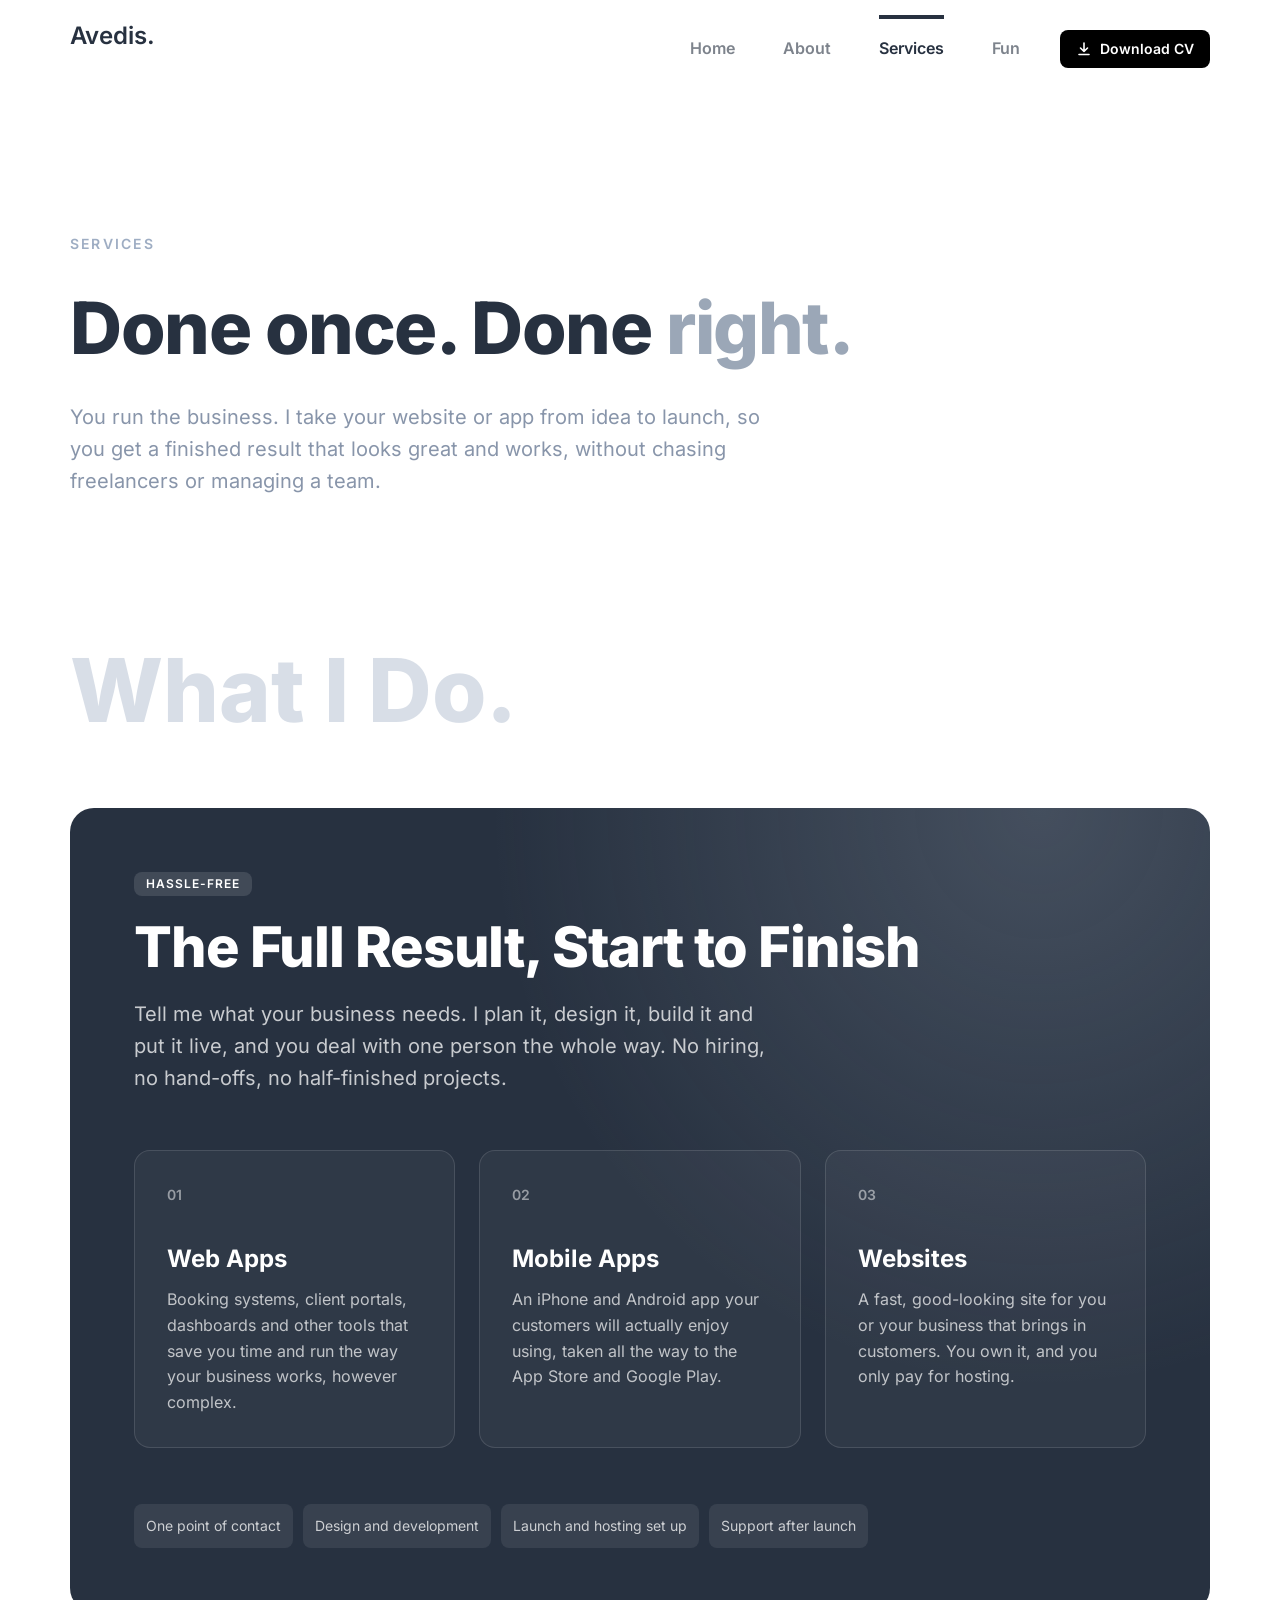
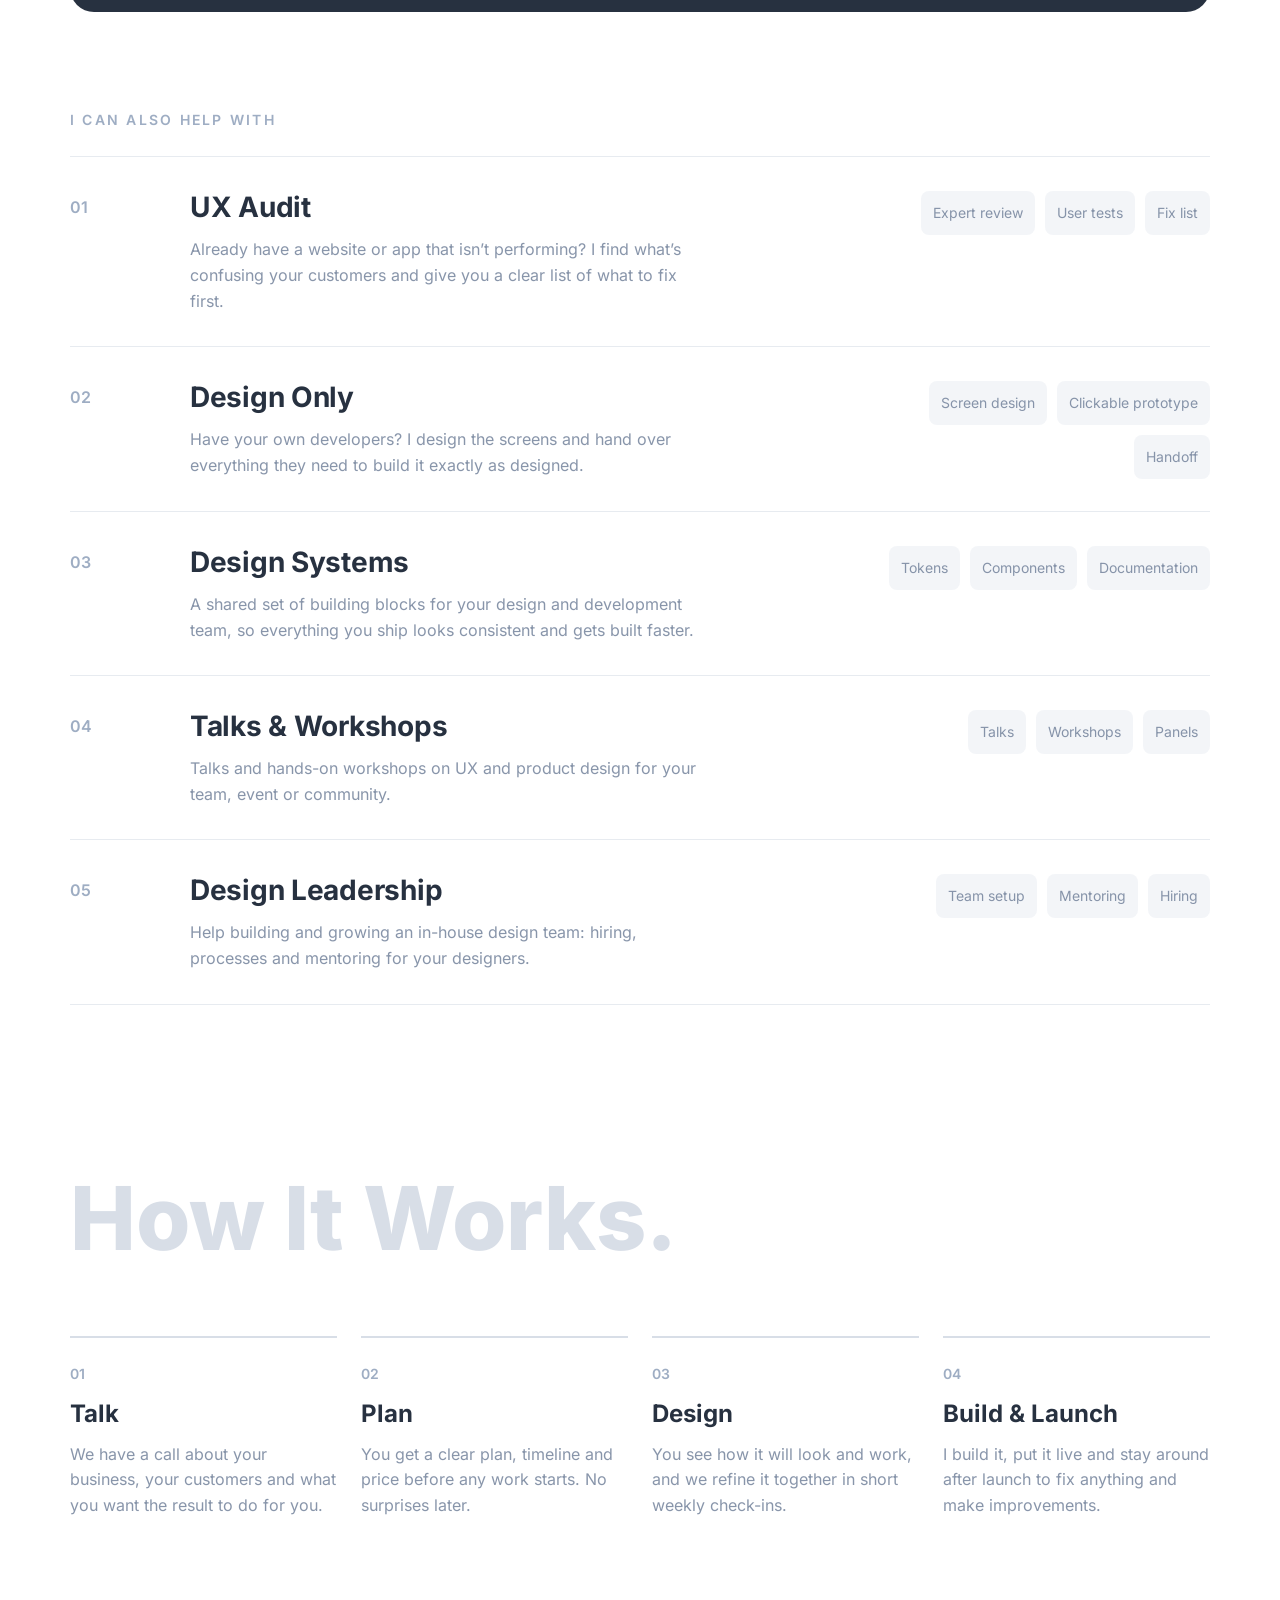
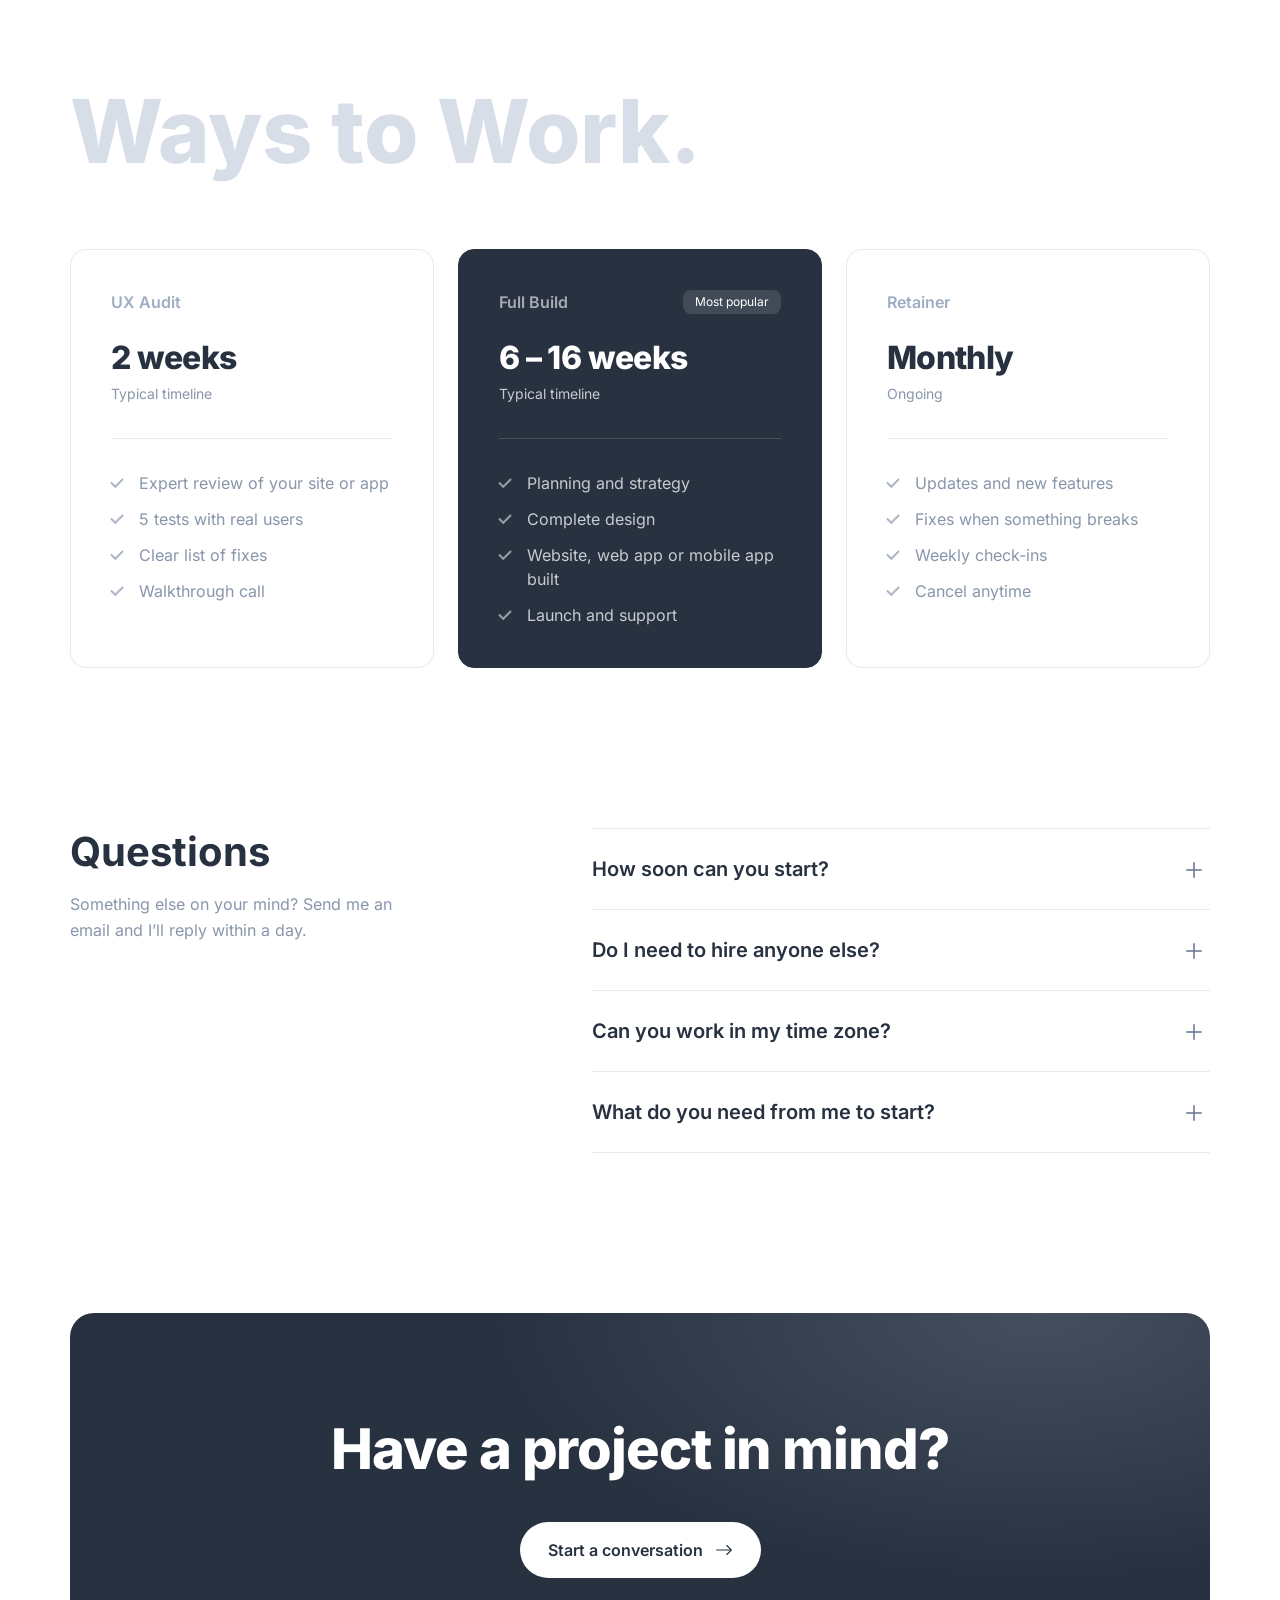
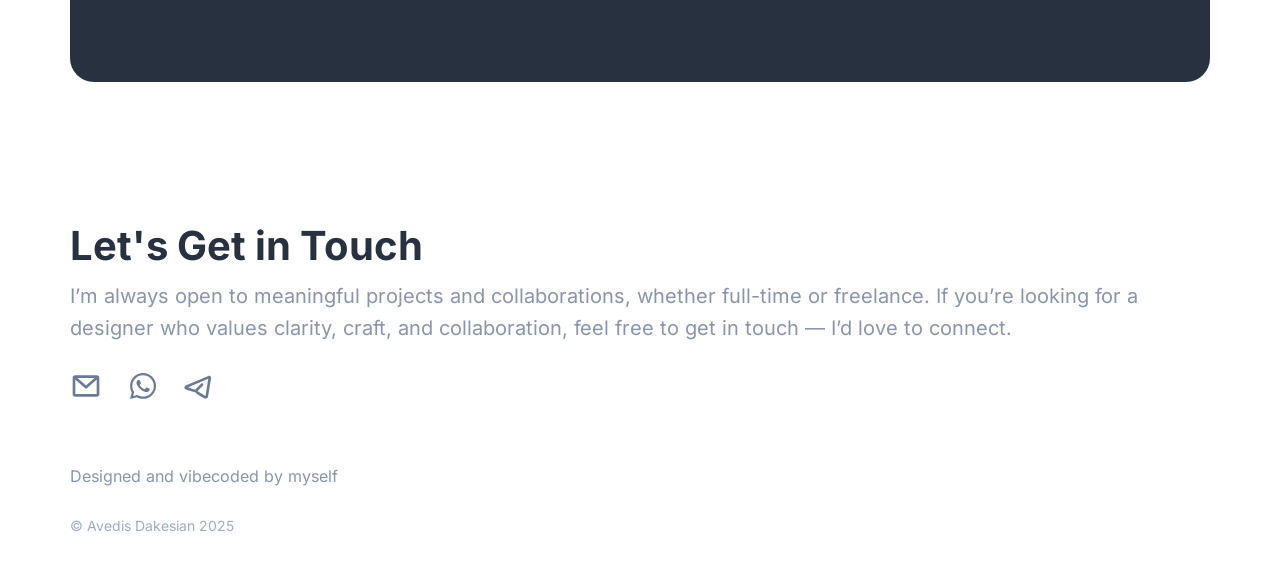
<file: services/index.html>
<!doctype html>
<html lang="en">
<head>
  <script>document.documentElement.classList.add("js")</script>
  <meta charset="utf-8">
  <meta name="viewport" content="width=device-width, initial-scale=1">
  <title>Services · Avedis.</title>
  <meta name="description" content="Hassle-free websites, web apps and mobile apps for business owners: designed, built and launched by Avedis Dakesian, done once and done well.">
  <meta property="og:title" content="Services · Avedis.">
  <meta property="og:description" content="Hassle-free websites, web apps and mobile apps for business owners: designed, built and launched by Avedis Dakesian, done once and done well.">
  <meta property="og:type" content="website">
  <meta property="og:image" content="https://avedis.design/assets/img/og-image.jpg">
  <meta name="twitter:card" content="summary_large_image">
  <link rel="icon" href="../favicon.svg" type="image/svg+xml">
  <link rel="preload" href="../assets/fonts/inter-latin-wght-normal.woff2" as="font" type="font/woff2" crossorigin>
  <link rel="stylesheet" href="../assets/css/base.css">
  <link rel="stylesheet" href="../assets/css/home.css">
  <link rel="stylesheet" href="../assets/css/pages.css">
</head>
<body>

  <!-- Phone header (below 1220px wide) -->
  <header class="phone-nav" data-menu>
    <div class="phone-nav__bar">
      <a class="logo" href="../">Avedis.</a>
      <div class="phone-nav__actions">
        <a class="cv-button cv-button--small" href="../assets/cv/Avedis-Dakesian-CV.pdf" download="Avedis-Dakesian-CV.pdf"><svg viewBox="0 0 16 16" aria-hidden="true"><path d="M8 2v8.5M4.5 7 8 10.5 11.5 7M3 13.5h10" fill="none" stroke="currentColor" stroke-width="1.6" stroke-linecap="round" stroke-linejoin="round"/></svg>Download CV</a>
        <button class="phone-nav__toggle" type="button" aria-expanded="false" aria-controls="phone-menu">
          <span class="visually-hidden">Menu</span>
          <span class="phone-nav__line"></span>
          <span class="phone-nav__line"></span>
        </button>
      </div>
    </div>
    <nav class="phone-nav__menu" id="phone-menu" aria-label="Main">
      <a href="../">Home</a>
      <a href="../about/">About</a>
      <a href="../services/" aria-current="page">Services</a>
      <a href="https://www.instagram.com/avedisdakesian/" target="_blank" rel="noopener">Fun</a>
    </nav>
  </header>

  <main class="container">
    <nav class="nav" aria-label="Main">
      <a class="logo" href="../">Avedis.</a>
      <div class="nav__items">
        <a class="nav__item" href="../">Home</a>
        <a class="nav__item" href="../about/">About</a>
        <a class="nav__item is-active" href="../services/" aria-current="page">Services</a>
        <a class="nav__item" href="https://www.instagram.com/avedisdakesian/" target="_blank" rel="noopener">Fun</a>
        <a class="cv-button" href="../assets/cv/Avedis-Dakesian-CV.pdf" download="Avedis-Dakesian-CV.pdf"><svg viewBox="0 0 16 16" aria-hidden="true"><path d="M8 2v8.5M4.5 7 8 10.5 11.5 7M3 13.5h10" fill="none" stroke="currentColor" stroke-width="1.6" stroke-linecap="round" stroke-linejoin="round"/></svg>Download CV</a>
      </div>
    </nav>

    <section class="page-hero">
      <p class="eyebrow">Services</p>
      <h1 class="page-hero__title">Done once. Done <span>right.</span></h1>
      <p class="page-hero__lead">You run the business. I take your website or app from idea to launch, so you get a finished result that looks great and works, without chasing freelancers or managing a team.</p>
    </section>

    <section class="block reveal" aria-labelledby="offer-title">
      <h2 class="section-title" id="offer-title">What I Do.</h2>

      <article class="flagship" aria-labelledby="flagship-title">
        <div class="flagship__head">
          <p class="flagship__badge">Hassle-free</p>
          <h3 class="flagship__title" id="flagship-title">The Full Result, Start to Finish</h3>
          <p class="flagship__text">Tell me what your business needs. I plan it, design it, build it and put it live, and you deal with one person the whole way. No hiring, no hand-offs, no half-finished projects.</p>
        </div>
        <ul class="flagship__kinds">
          <li class="kind">
            <p class="kind__num">01</p>
            <h4 class="kind__title">Web Apps</h4>
            <p class="kind__text">Booking systems, client portals, dashboards and other tools that save you time and run the way your business works, however complex.</p>
          </li>
          <li class="kind">
            <p class="kind__num">02</p>
            <h4 class="kind__title">Mobile Apps</h4>
            <p class="kind__text">An iPhone and Android app your customers will actually enjoy using, taken all the way to the App Store and Google Play.</p>
          </li>
          <li class="kind">
            <p class="kind__num">03</p>
            <h4 class="kind__title">Websites</h4>
            <p class="kind__text">A fast, good-looking site for you or your business that brings in customers. You own it, and you only pay for hosting.</p>
          </li>
        </ul>
        <ul class="tags tags--wrap flagship__tags"><li>One point of contact</li><li>Design and development</li><li>Launch and hosting set up</li><li>Support after launch</li></ul>
      </article>

      <div class="secondary">
        <h3 class="secondary__title">I can also help with</h3>
        <ol class="services services--secondary">
          <li class="service">
            <p class="service__num">01</p>
            <div class="service__main">
              <h4 class="service__title">UX Audit</h4>
              <p class="service__text">Already have a website or app that isn’t performing? I find what’s confusing your customers and give you a clear list of what to fix first.</p>
            </div>
            <ul class="tags tags--wrap service__tags"><li>Expert review</li><li>User tests</li><li>Fix list</li></ul>
          </li>
          <li class="service">
            <p class="service__num">02</p>
            <div class="service__main">
              <h4 class="service__title">Design Only</h4>
              <p class="service__text">Have your own developers? I design the screens and hand over everything they need to build it exactly as designed.</p>
            </div>
            <ul class="tags tags--wrap service__tags"><li>Screen design</li><li>Clickable prototype</li><li>Handoff</li></ul>
          </li>
          <li class="service">
            <p class="service__num">03</p>
            <div class="service__main">
              <h4 class="service__title">Design Systems</h4>
              <p class="service__text">A shared set of building blocks for your design and development team, so everything you ship looks consistent and gets built faster.</p>
            </div>
            <ul class="tags tags--wrap service__tags"><li>Tokens</li><li>Components</li><li>Documentation</li></ul>
          </li>
          <li class="service">
            <p class="service__num">04</p>
            <div class="service__main">
              <h4 class="service__title">Talks &amp; Workshops</h4>
              <p class="service__text">Talks and hands-on workshops on UX and product design for your team, event or community.</p>
            </div>
            <ul class="tags tags--wrap service__tags"><li>Talks</li><li>Workshops</li><li>Panels</li></ul>
          </li>
          <li class="service">
            <p class="service__num">05</p>
            <div class="service__main">
              <h4 class="service__title">Design Leadership</h4>
              <p class="service__text">Help building and growing an in-house design team: hiring, processes and mentoring for your designers.</p>
            </div>
            <ul class="tags tags--wrap service__tags"><li>Team setup</li><li>Mentoring</li><li>Hiring</li></ul>
          </li>
        </ol>
      </div>
    </section>

    <section class="block reveal" aria-labelledby="process-title">
      <h2 class="section-title" id="process-title">How It Works.</h2>
      <ol class="steps">
        <li class="step"><p class="step__num">01</p><h3 class="step__title">Talk</h3><p class="step__text">We have a call about your business, your customers and what you want the result to do for you.</p></li>
        <li class="step"><p class="step__num">02</p><h3 class="step__title">Plan</h3><p class="step__text">You get a clear plan, timeline and price before any work starts. No surprises later.</p></li>
        <li class="step"><p class="step__num">03</p><h3 class="step__title">Design</h3><p class="step__text">You see how it will look and work, and we refine it together in short weekly check-ins.</p></li>
        <li class="step"><p class="step__num">04</p><h3 class="step__title">Build &amp; Launch</h3><p class="step__text">I build it, put it live and stay around after launch to fix anything and make improvements.</p></li>
      </ol>
    </section>

    <section class="block reveal" aria-labelledby="plans-title">
      <h2 class="section-title" id="plans-title">Ways to Work.</h2>
      <div class="cards cards--3">
        <article class="plan">
          <p class="plan__name">UX Audit</p>
          <p class="plan__price">2 weeks</p>
          <p class="plan__time">Typical timeline</p>
          <ul class="plan__list"><li>Expert review of your site or app</li><li>5 tests with real users</li><li>Clear list of fixes</li><li>Walkthrough call</li></ul>
        </article>
        <article class="plan plan--featured">
          <p class="plan__badge">Most popular</p>
          <p class="plan__name">Full Build</p>
          <p class="plan__price">6 – 16 weeks</p>
          <p class="plan__time">Typical timeline</p>
          <ul class="plan__list"><li>Planning and strategy</li><li>Complete design</li><li>Website, web app or mobile app built</li><li>Launch and support</li></ul>
        </article>
        <article class="plan">
          <p class="plan__name">Retainer</p>
          <p class="plan__price">Monthly</p>
          <p class="plan__time">Ongoing</p>
          <ul class="plan__list"><li>Updates and new features</li><li>Fixes when something breaks</li><li>Weekly check-ins</li><li>Cancel anytime</li></ul>
        </article>
      </div>
    </section>

    <section class="block block--split reveal" aria-labelledby="faq-title">
      <div>
        <h2 class="block__heading" id="faq-title">Questions</h2>
        <p class="block__text">Something else on your mind? Send me an email and I’ll reply within a day.</p>
      </div>
      <div class="faq">
        <details><summary>How soon can you start?</summary><p>Usually within two weeks. For audits I can often start the following week.</p></details>
        <details><summary>Do I need to hire anyone else?</summary><p>No. I handle design, development and launch myself, so you only deal with me. If you already have developers, I can do the design only and hand it over to them.</p></details>
        <details><summary>Can you work in my time zone?</summary><p>I’m based in Yerevan (GMT+4) and overlap comfortably with European and Middle East teams, and with US mornings.</p></details>
        <details><summary>What do you need from me to start?</summary><p>Just a short call about what you want. If you already have a website, app or brand, bring what you have and I’ll take it from there.</p></details>
      </div>
    </section>

    <section class="cta reveal">
      <h2 class="cta__title">Have a project in mind?</h2>
      <a class="cta__button" href="https://mail.google.com/mail/?view=cm&amp;to=avedisdakesian@gmail.com&amp;su=Project%20enquiry" target="_blank" rel="noopener">Start a conversation <svg viewBox="0 0 16 16" aria-hidden="true"><path fill="currentColor" fill-rule="evenodd" d="M1 8a.5.5 0 0 1 .5-.5h11.793l-3.147-3.146a.5.5 0 0 1 .708-.708l4 4a.5.5 0 0 1 0 .708l-4 4a.5.5 0 0 1-.708-.708L13.293 8.5H1.5A.5.5 0 0 1 1 8"/></svg></a>
    </section>

    <section class="contact" aria-labelledby="contact-title">
      <h2 class="contact__title" id="contact-title">Let's Get in Touch</h2>
      <p class="contact__text">I’m always open to meaningful projects and collaborations, whether full-time or freelance. If you’re looking for a designer who values clarity, craft, and collaboration, feel free to get in touch — I’d love to connect.</p>
      <div class="contact__icons">
        <a href="https://mail.google.com/mail/?view=cm&amp;to=avedisdakesian@gmail.com" target="_blank" rel="noopener" aria-label="Email">
          <svg viewBox="0 0 24 24" aria-hidden="true"><path d="M17.5 .5 9 8 .5 .5M1 14h16a1 1 0 0 0 1-1V1a1 1 0 0 0-1-1H1a1 1 0 0 0-1 1v12a1 1 0 0 0 1 1Z" transform="translate(3 5)" fill="none" stroke="#6a7b95" stroke-width="2" stroke-linecap="round" stroke-linejoin="round"/></svg>
        </a>
        <a href="https://wa.me/37477036014" target="_blank" rel="noopener" aria-label="WhatsApp">
          <svg viewBox="0 0 32 32" aria-hidden="true"><path transform="translate(4 3)" fill="#6a7b95" d="M 22.213 3.775 C 19.787 1.354 16.492 -0.004 13.057 0 C 5.907 0 0.109 5.77 0.109 12.888 C 0.109 15.257 0.751 17.476 1.87 19.383 L 1.837 19.322 L 0 26 L 6.863 24.208 C 8.65 25.195 10.781 25.776 13.049 25.776 L 13.054 25.776 C 20.205 25.774 26 20.003 26 12.886 C 26.004 9.468 24.641 6.19 22.212 3.776 Z M 13.054 23.599 L 13.049 23.599 C 11.029 23.599 9.139 23.044 7.525 22.079 L 7.574 22.106 L 7.181 21.875 L 3.109 22.939 L 4.195 18.986 L 3.939 18.581 C 2.858 16.878 2.288 14.903 2.293 12.889 C 2.293 6.974 7.111 2.179 13.054 2.179 C 18.996 2.179 23.814 6.974 23.814 12.889 C 23.814 18.804 18.997 23.599 13.054 23.599 Z M 18.957 15.579 C 18.634 15.417 17.043 14.64 16.747 14.531 C 16.45 14.424 16.234 14.371 16.018 14.693 C 15.803 15.015 15.183 15.74 14.994 15.955 C 14.806 16.171 14.616 16.197 14.293 16.036 C 13.336 15.655 12.453 15.112 11.683 14.431 L 11.691 14.438 C 10.997 13.799 10.399 13.063 9.917 12.253 L 9.893 12.208 C 9.704 11.886 9.872 11.712 10.034 11.551 C 10.179 11.407 10.358 11.175 10.519 10.988 C 10.646 10.832 10.755 10.655 10.838 10.464 L 10.843 10.449 C 10.931 10.268 10.92 10.054 10.814 9.883 L 10.816 9.886 C 10.734 9.724 10.088 8.14 9.818 7.494 C 9.555 6.867 9.288 6.953 9.09 6.942 C 8.902 6.934 8.686 6.932 8.47 6.932 C 8.126 6.94 7.82 7.095 7.609 7.333 L 7.609 7.335 C 6.867 8.033 6.456 9.009 6.477 10.024 L 6.477 10.021 C 6.583 11.241 7.045 12.404 7.807 13.365 L 7.797 13.352 C 9.171 15.394 11.045 17.054 13.242 18.176 L 13.324 18.213 C 13.801 18.428 14.412 18.658 15.038 18.855 L 15.168 18.89 C 15.836 19.093 16.542 19.135 17.23 19.014 L 17.203 19.018 C 18.108 18.833 18.895 18.284 19.378 17.502 L 19.386 17.487 C 19.599 17.001 19.664 16.463 19.573 15.94 L 19.575 15.957 C 19.495 15.822 19.279 15.742 18.955 15.58 Z"/></svg>
        </a>
        <a href="https://t.me/Sideva" target="_blank" rel="noopener" aria-label="Telegram">
          <svg viewBox="0 0 32 32" aria-hidden="true"><path fill="#6a7b95" d="M 26.093 26.417 C 25.803 28.187 23.86 29.2 22.237 28.32 C 20.88 27.581 18.865 26.447 17.049 25.26 C 16.143 24.668 15.265 24.051 14.536 23.451 C 14.059 23.057 13.591 22.629 13.219 22.184 C 11.857 22.049 10.159 21.573 8.601 21.059 C 6.902 20.489 5.224 19.858 3.569 19.168 C 1.899 18.475 1.98 16.176 3.569 15.507 L 26.369 5.907 C 27.041 5.624 27.813 5.728 28.385 6.179 C 28.957 6.63 29.238 7.356 29.12 8.075 Z M 6.127 17.323 C 7.219 17.753 8.322 18.154 9.436 18.525 C 10.932 19.019 12.295 19.381 13.273 19.507 L 19.056 13.724 C 19.577 13.203 20.421 13.204 20.942 13.725 C 21.463 14.246 21.462 15.09 20.941 15.611 L 15.66 20.891 C 15.843 21.064 16.033 21.23 16.228 21.389 C 16.958 21.975 17.719 22.522 18.507 23.028 C 20.216 24.145 22.135 25.229 23.467 25.953 L 26.291 8.833 L 6.125 17.323 Z"/></svg>
        </a>
      </div>
    </section>

    <footer class="footer">
      <p class="footer__credit">Designed and vibecoded by myself</p>
      <p class="footer__copy">© Avedis Dakesian 2025</p>
    </footer>
  </main>

  <script src="../assets/js/site.js" defer></script>
</body>
</html>
</file>
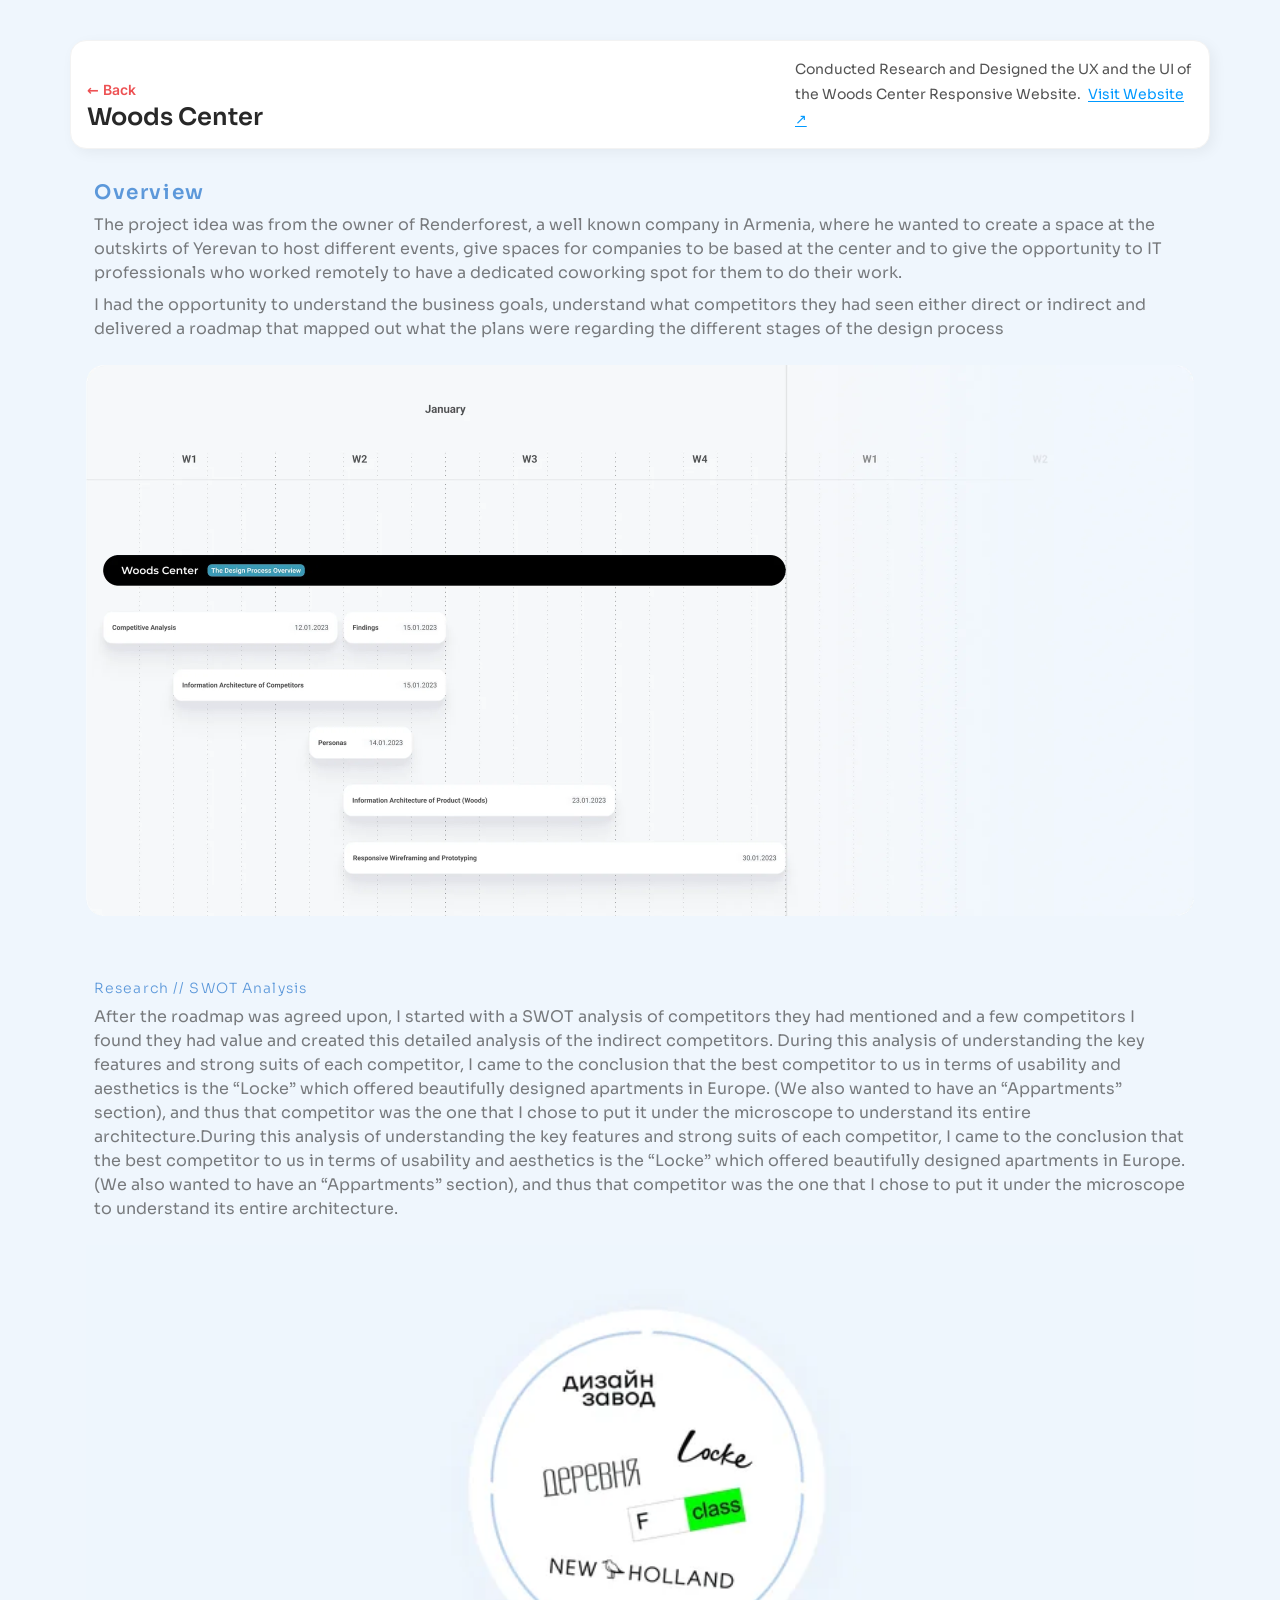
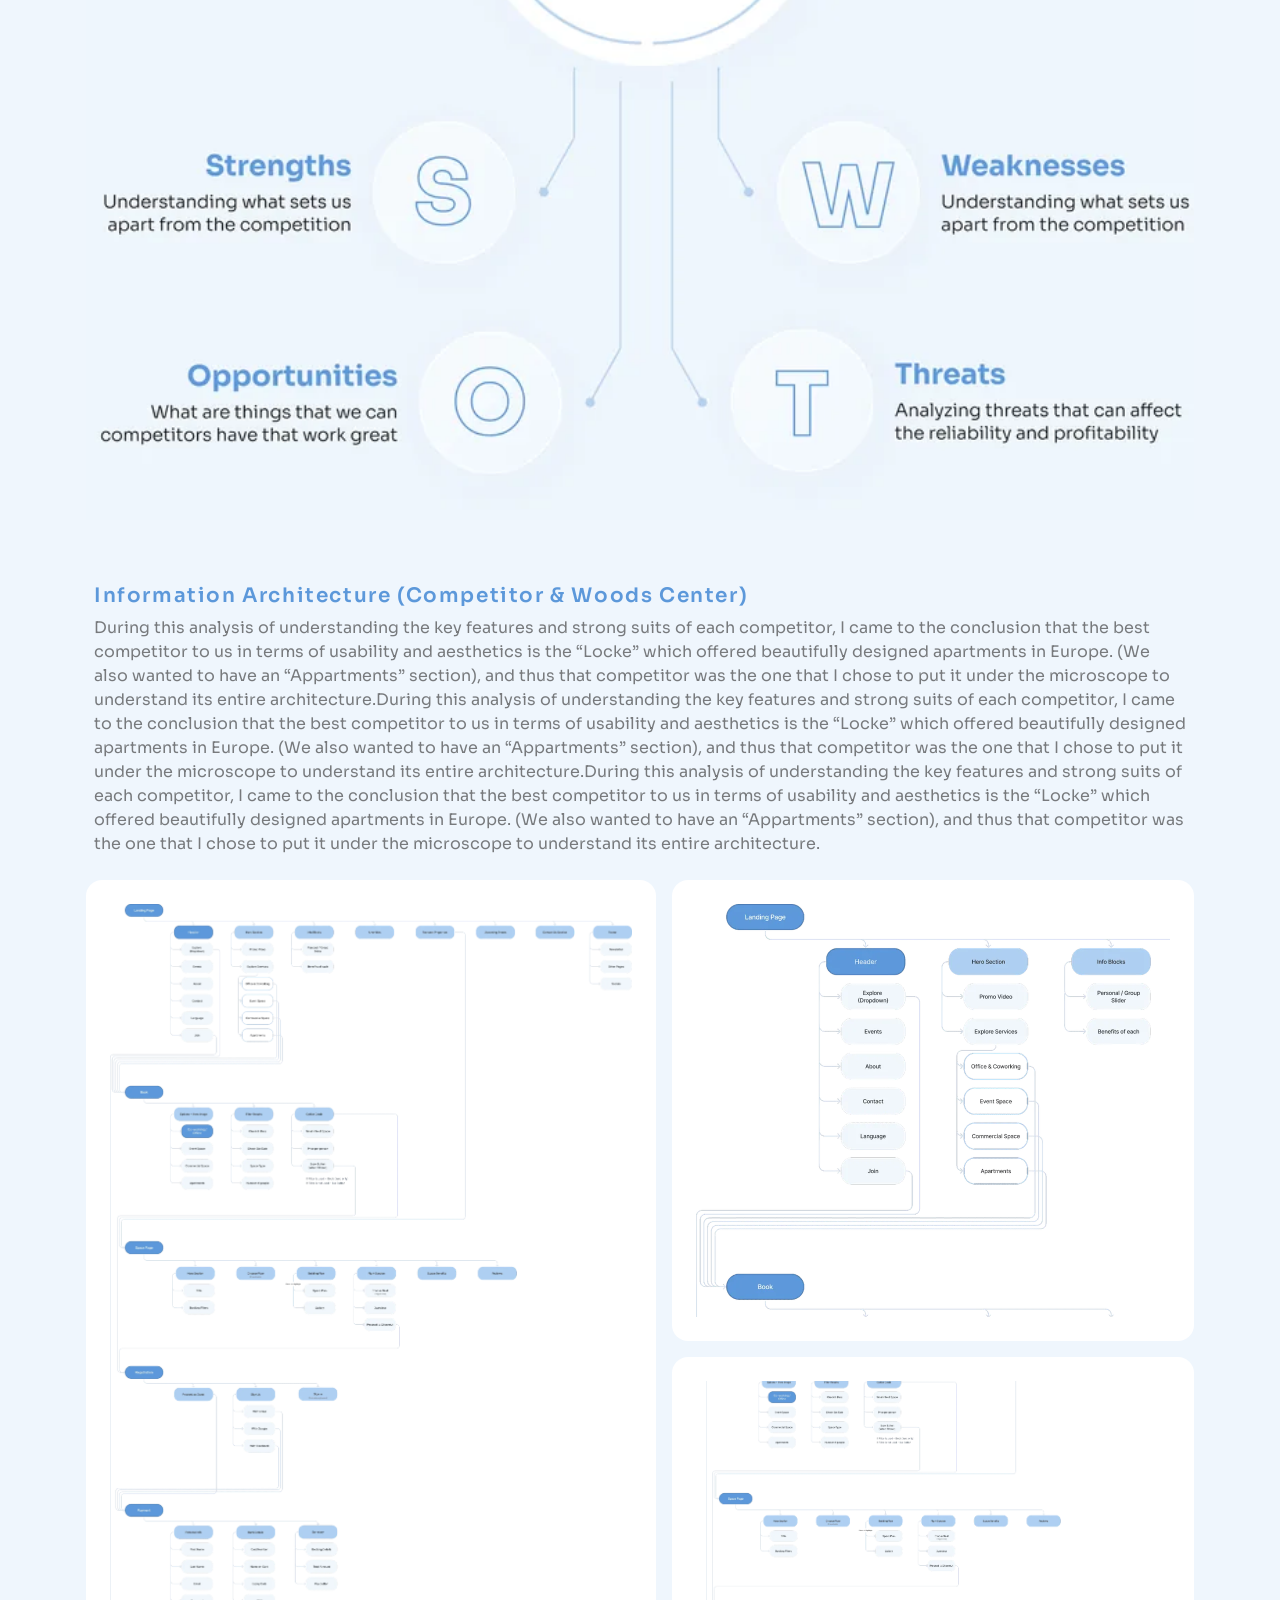
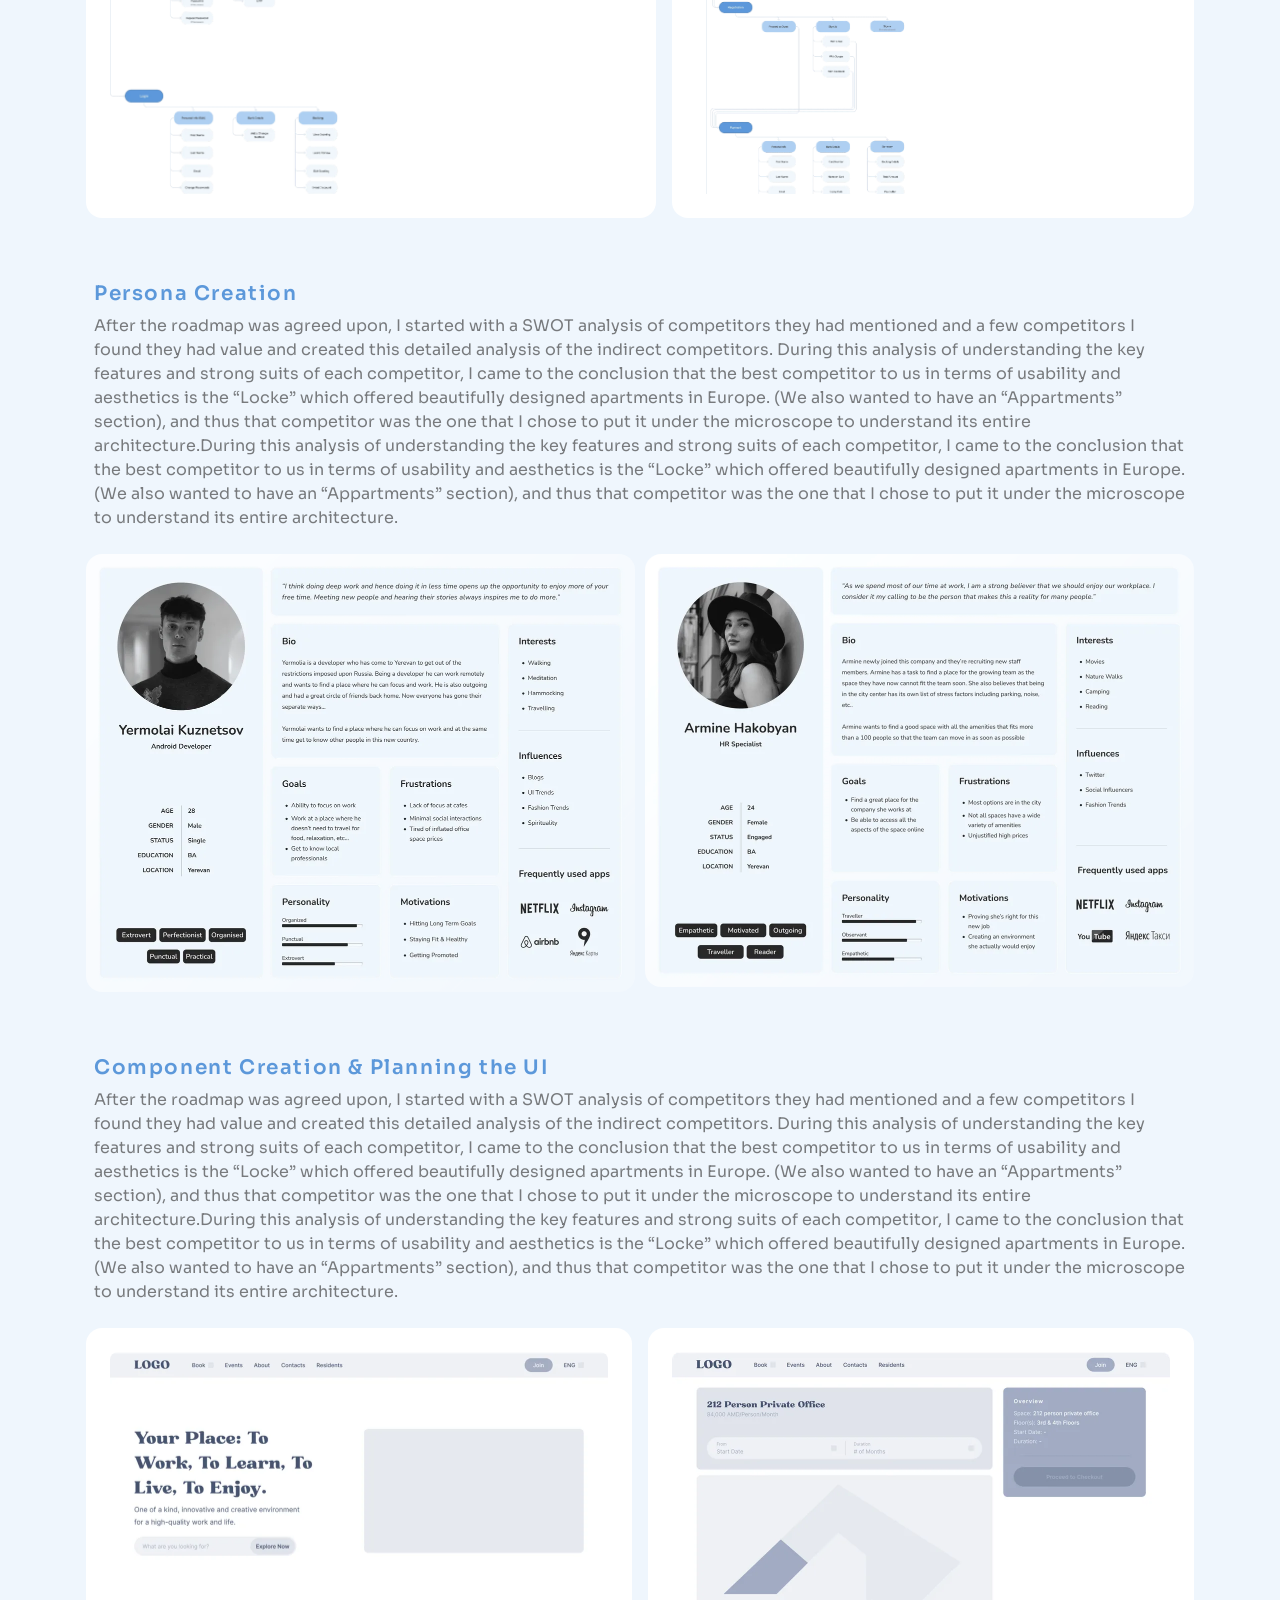
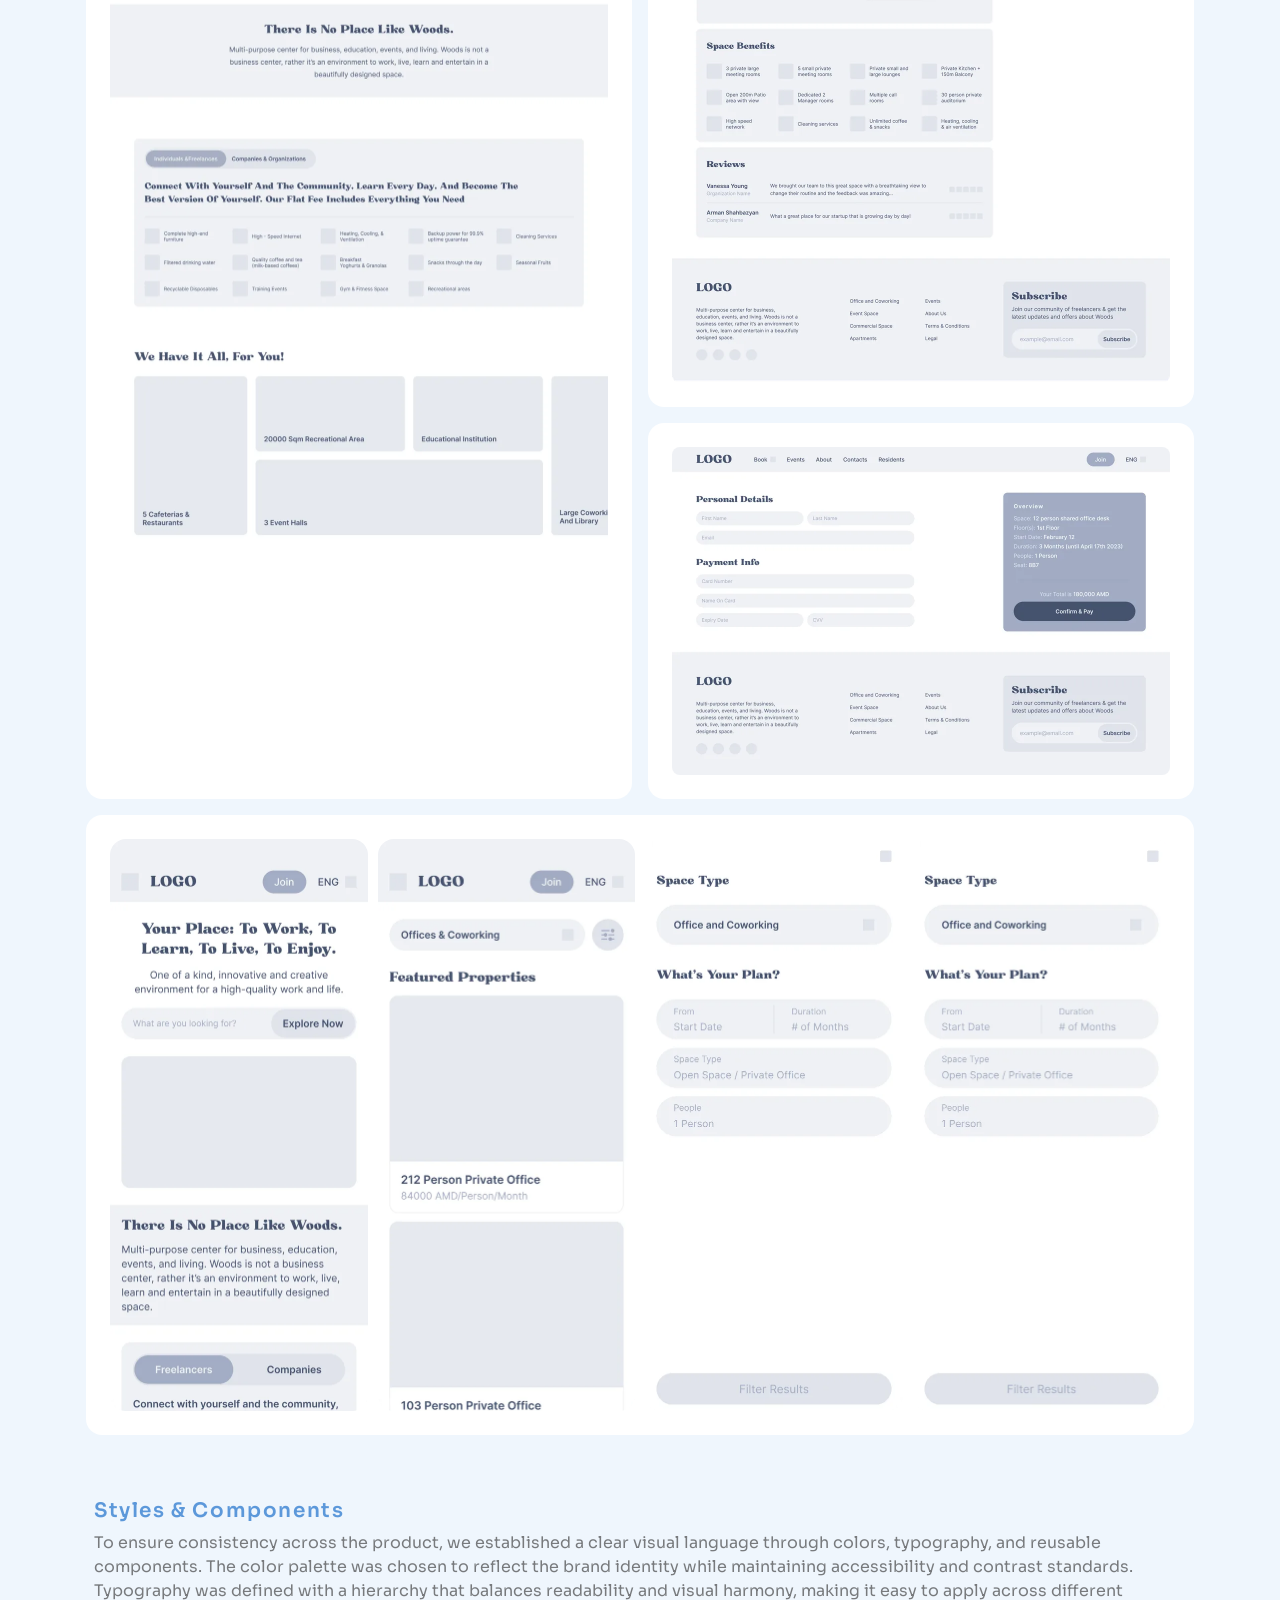
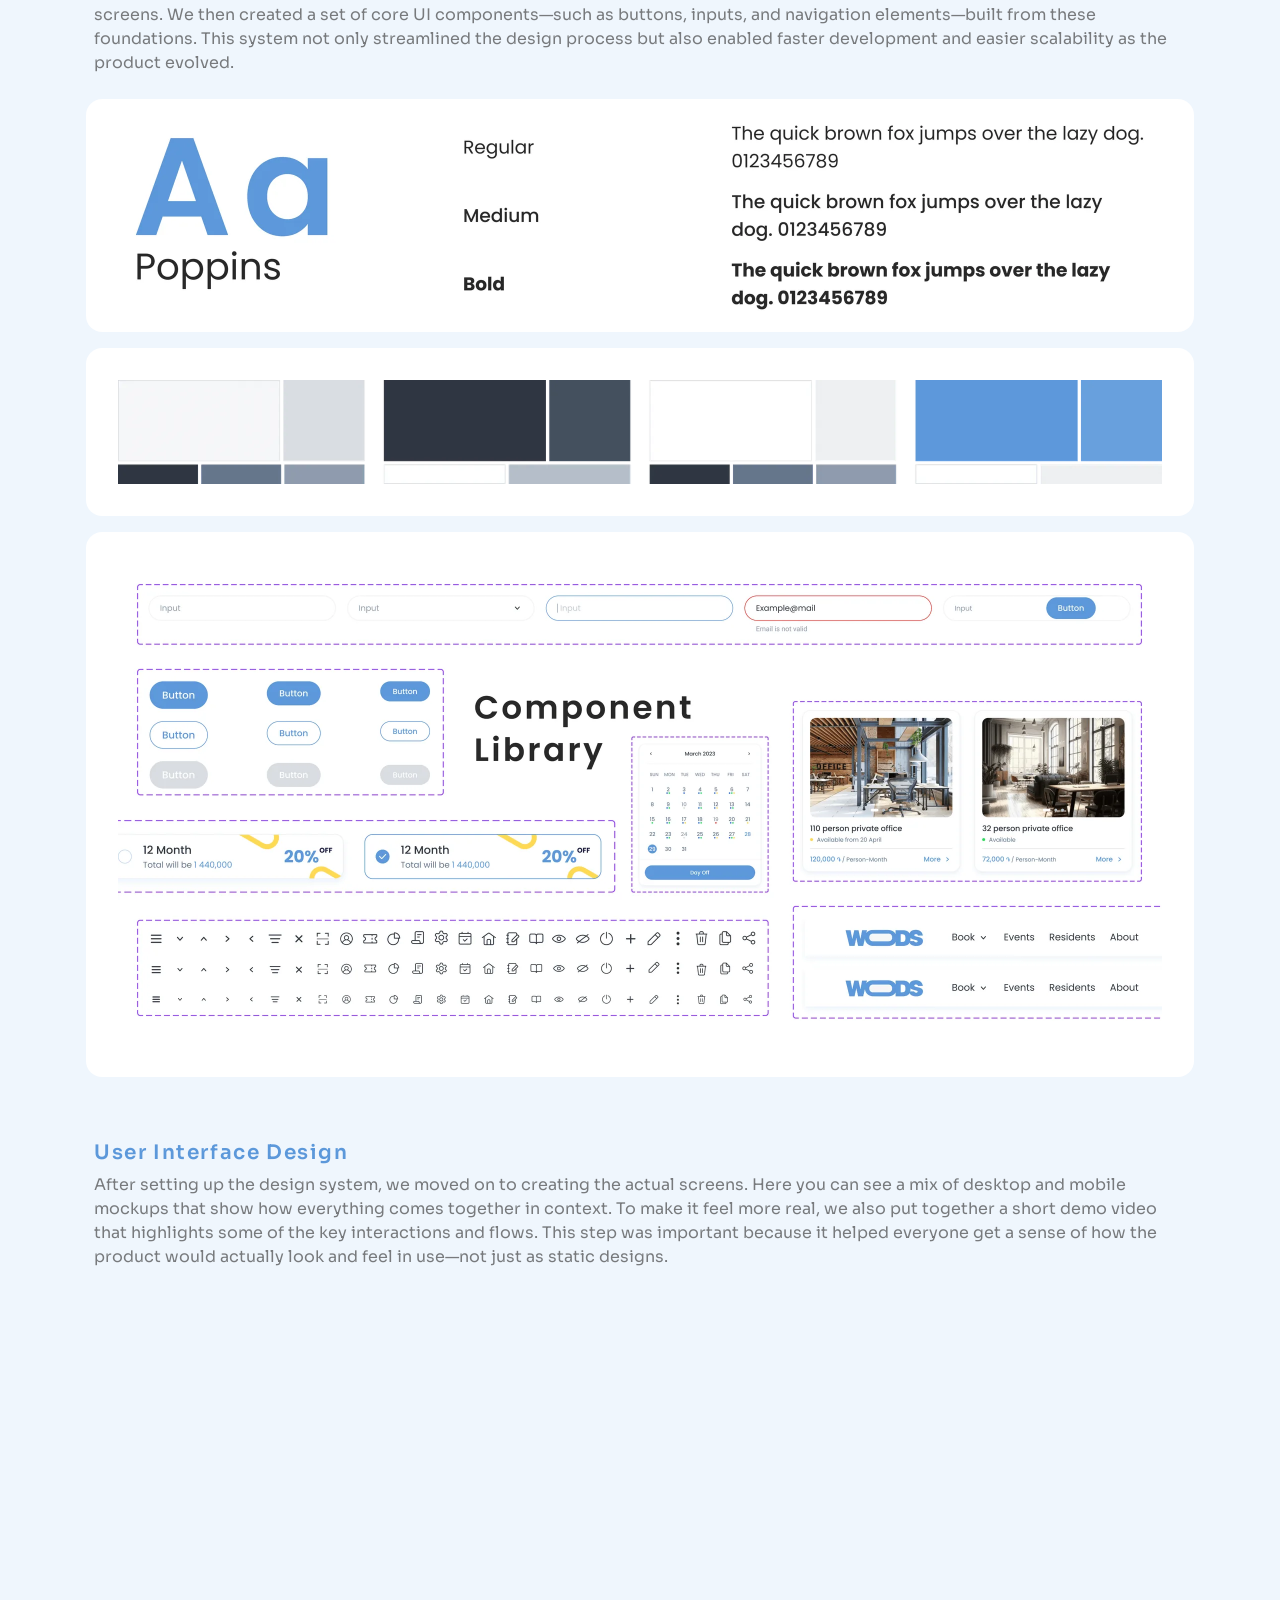
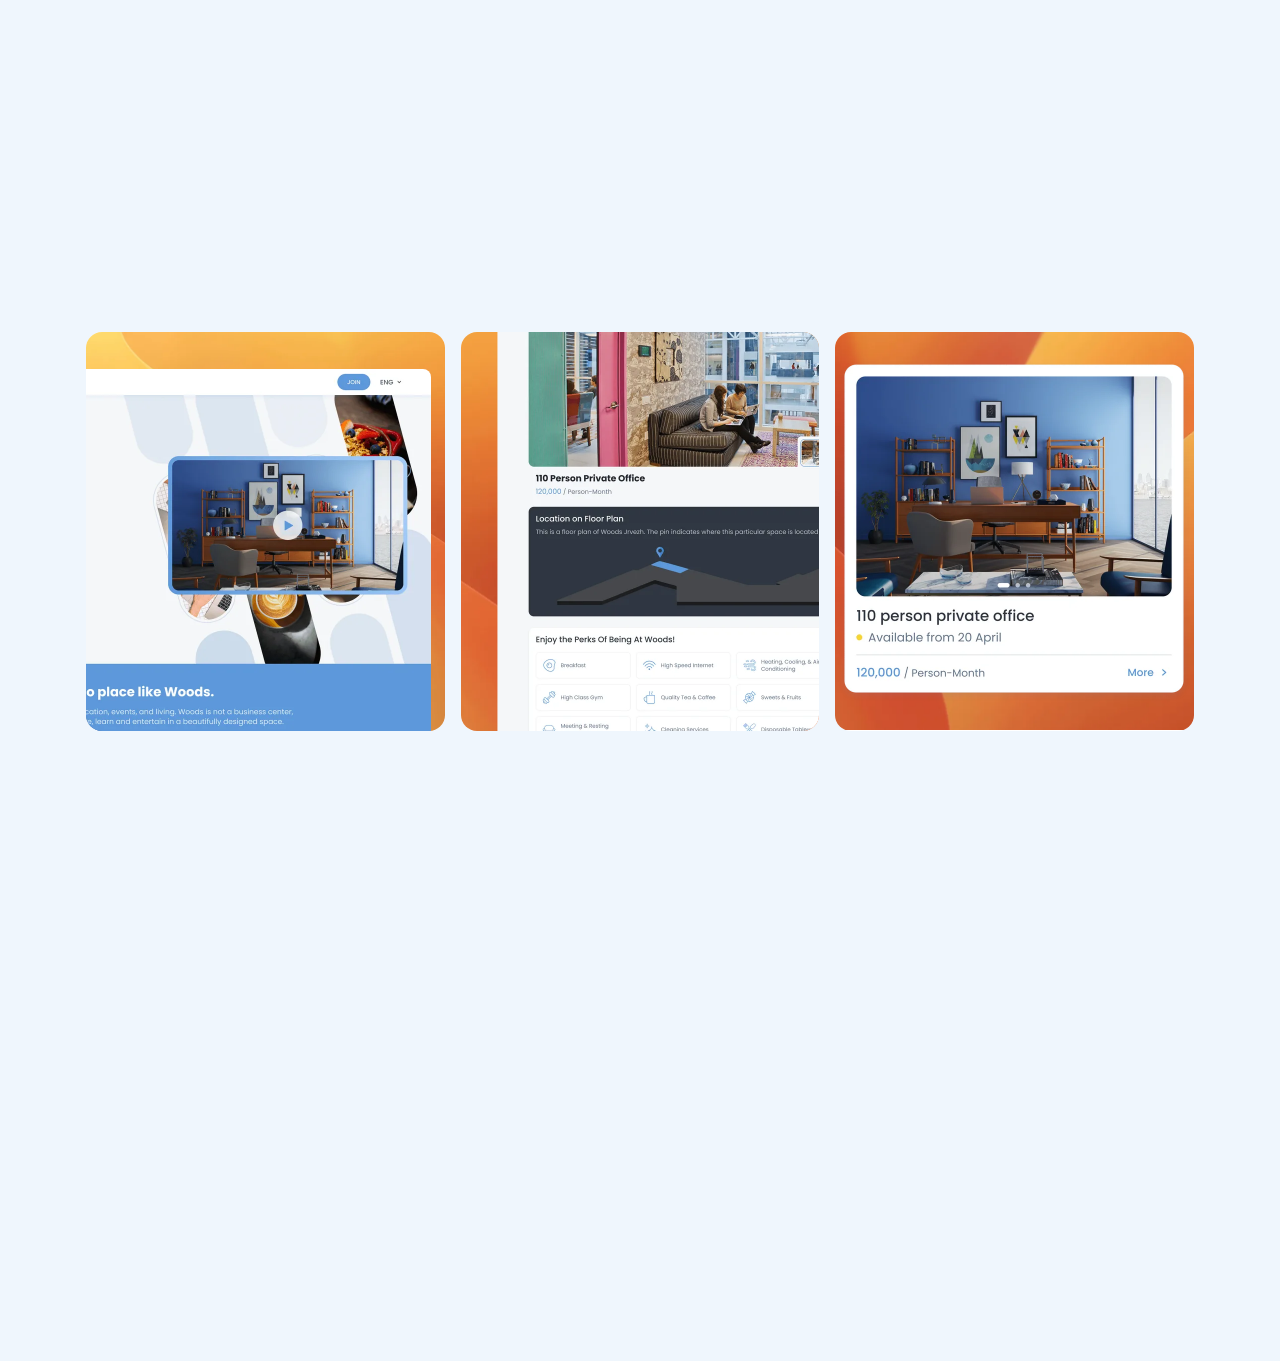
<file: woods-center/index.html>
<!doctype html>
<html lang="en">
<head>
  <meta charset="utf-8">
  <meta name="viewport" content="width=device-width, initial-scale=1">
  <title>Avedis. Woods Center</title>
  <meta name="description" content="Case study: research, UX and UI for the Woods Center coworking and retreat space in Armenia.">
  <meta property="og:title" content="Avedis. Woods Center">
  <meta property="og:description" content="Case study: research, UX and UI for the Woods Center responsive website.">
  <meta property="og:type" content="article">
  <meta property="og:image" content="https://avedis.design/assets/img/og-image.jpg">
  <meta name="twitter:card" content="summary_large_image">
  <link rel="icon" href="../favicon.svg" type="image/svg+xml">
  <link rel="preload" href="../assets/fonts/inter-latin-wght-normal.woff2" as="font" type="font/woff2" crossorigin>
  <link rel="stylesheet" href="../assets/css/base.css">
  <link rel="stylesheet" href="../assets/css/case-study.css">
</head>
<body class="woods">
<div class="case case--woods">
  <div class="container">

    <header class="case-header">
      <div class="case-header__card">
        <div class="case-header__titles">
          <a class="case-header__back" href="../">← Back</a>
          <h1 class="case-header__title">Woods Center</h1>
        </div>
        <p class="case-header__about">Conducted Research and Designed the UX and the UI of the Woods Center Responsive Website. <a href="https://woodscenter.am/" target="_blank" rel="noopener">Visit Website ↗</a></p>
      </div>
    </header>

    <main class="case-body">

      <section class="wc-section">
        <div class="wc-text">
          <h2 class="wc-title">Overview</h2>
          <p>The project idea was from the owner of Renderforest, a well known company in Armenia, where he wanted to create a space at the outskirts of Yerevan to host different events, give spaces for companies to be based at the center and to give the opportunity to IT professionals who worked remotely to have a dedicated coworking spot for them to do their work.</p>
          <p>I had the opportunity to understand the business goals, understand what competitors they had seen either direct or indirect and delivered a roadmap that mapped out what the plans were regarding the different stages of the design process</p>
        </div>
        <img class="rounded" src="../assets/img/wc-roadmap.webp" alt="Design roadmap for Woods Center" loading="lazy" width="2216" height="1102">
      </section>

      <section class="wc-section">
        <div class="wc-text">
          <h2 class="wc-title wc-title--light">Research // SWOT Analysis</h2>
          <p>After the roadmap was agreed upon, I started with a SWOT analysis of competitors they had mentioned and a few competitors I found they had value and created this detailed analysis of the indirect competitors. During this analysis of understanding the key features and strong suits of each competitor, I came to the conclusion that the best competitor to us in terms of usability and aesthetics is the “Locke” which offered beautifully designed apartments in Europe. (We also wanted to have an “Appartments” section), and thus that competitor was the one that I chose to put it under the microscope to understand its entire architecture.During this analysis of understanding the key features and strong suits of each competitor, I came to the conclusion that the best competitor to us in terms of usability and aesthetics is the “Locke” which offered beautifully designed apartments in Europe. (We also wanted to have an “Appartments” section), and thus that competitor was the one that I chose to put it under the microscope to understand its entire architecture.</p>
        </div>
        <picture>
          <source media="(max-width: 1219.98px)" srcset="../assets/img/wc-swot-mobile.webp">
          <img src="../assets/img/wc-swot.webp" alt="SWOT analysis of competitors" loading="lazy" width="2216" height="592">
        </picture>
      </section>

      <section class="wc-section">
        <div class="wc-text">
          <h2 class="wc-title">Information Architecture (Competitor &amp; Woods Center)</h2>
          <p>During this analysis of understanding the key features and strong suits of each competitor, I came to the conclusion that the best competitor to us in terms of usability and aesthetics is the “Locke” which offered beautifully designed apartments in Europe. (We also wanted to have an “Appartments” section), and thus that competitor was the one that I chose to put it under the microscope to understand its entire architecture.During this analysis of understanding the key features and strong suits of each competitor, I came to the conclusion that the best competitor to us in terms of usability and aesthetics is the “Locke” which offered beautifully designed apartments in Europe. (We also wanted to have an “Appartments” section), and thus that competitor was the one that I chose to put it under the microscope to understand its entire architecture.During this analysis of understanding the key features and strong suits of each competitor, I came to the conclusion that the best competitor to us in terms of usability and aesthetics is the “Locke” which offered beautifully designed apartments in Europe. (We also wanted to have an “Appartments” section), and thus that competitor was the one that I chose to put it under the microscope to understand its entire architecture.</p>
        </div>
        <div class="wc-architecture">
          <div class="card card--map">
            <img src="../assets/img/wc-architecture.webp" alt="Information architecture of the competitor and of Woods Center" loading="lazy" width="2122" height="3619">
          </div>
          <div class="wc-architecture__zooms" aria-hidden="true">
            <div class="card zoom"><div class="zoom__frame"><img src="../assets/img/wc-architecture.webp" alt="" loading="lazy" style="--x: 0%; --y: 0%; --w: 223.84%"></div></div>
            <div class="card zoom"><div class="zoom__frame"><img src="../assets/img/wc-architecture.webp" alt="" loading="lazy" style="--x: 2.11%; --y: -44.07%; --w: 95.99%"></div></div>
          </div>
        </div>
      </section>

      <section class="wc-section">
        <div class="wc-text">
          <h2 class="wc-title">Persona Creation</h2>
          <p>After the roadmap was agreed upon, I started with a SWOT analysis of competitors they had mentioned and a few competitors I found they had value and created this detailed analysis of the indirect competitors. During this analysis of understanding the key features and strong suits of each competitor, I came to the conclusion that the best competitor to us in terms of usability and aesthetics is the “Locke” which offered beautifully designed apartments in Europe. (We also wanted to have an “Appartments” section), and thus that competitor was the one that I chose to put it under the microscope to understand its entire architecture.During this analysis of understanding the key features and strong suits of each competitor, I came to the conclusion that the best competitor to us in terms of usability and aesthetics is the “Locke” which offered beautifully designed apartments in Europe. (We also wanted to have an “Appartments” section), and thus that competitor was the one that I chose to put it under the microscope to understand its entire architecture.</p>
        </div>
        <div class="wc-pair">
          <img src="../assets/img/wc-persona-1.webp" alt="Persona one" loading="lazy" width="1098" height="875">
          <img src="../assets/img/wc-persona-2.webp" alt="Persona two" loading="lazy" width="1098" height="866">
        </div>
      </section>

      <section class="wc-section">
        <div class="wc-text">
          <h2 class="wc-title">Component Creation &amp; Planning the UI</h2>
          <p>After the roadmap was agreed upon, I started with a SWOT analysis of competitors they had mentioned and a few competitors I found they had value and created this detailed analysis of the indirect competitors. During this analysis of understanding the key features and strong suits of each competitor, I came to the conclusion that the best competitor to us in terms of usability and aesthetics is the “Locke” which offered beautifully designed apartments in Europe. (We also wanted to have an “Appartments” section), and thus that competitor was the one that I chose to put it under the microscope to understand its entire architecture.During this analysis of understanding the key features and strong suits of each competitor, I came to the conclusion that the best competitor to us in terms of usability and aesthetics is the “Locke” which offered beautifully designed apartments in Europe. (We also wanted to have an “Appartments” section), and thus that competitor was the one that I chose to put it under the microscope to understand its entire architecture.</p>
        </div>
        <div class="wc-stack">
          <div class="wc-components">
            <div class="card"><img src="../assets/img/wc-components-1.webp" alt="Wireframes of the main pages" loading="lazy" width="996" height="1589"></div>
            <div class="wc-components__right">
              <div class="card"><img src="../assets/img/wc-components-2.webp" alt="Wireframe components" loading="lazy" width="996" height="1262"></div>
              <div class="card"><img src="../assets/img/wc-components-3.webp" alt="Desktop screen layout" loading="lazy" width="996" height="656"></div>
            </div>
          </div>
          <div class="card">
            <div class="wc-phones">
              <img src="../assets/img/wc-mobile-1.webp" alt="Mobile screen" loading="lazy" width="516" height="1147">
              <img src="../assets/img/wc-mobile-2.webp" alt="Mobile screen" loading="lazy" width="516" height="1147">
              <img src="../assets/img/wc-mobile-3.webp" alt="Mobile screen" loading="lazy" width="516" height="1147">
              <img src="../assets/img/wc-mobile-3.webp" alt="Mobile screen" loading="lazy" width="516" height="1147">
            </div>
          </div>
        </div>
      </section>

      <section class="wc-section">
        <div class="wc-text">
          <h2 class="wc-title">Styles &amp; Components</h2>
          <p>To ensure consistency across the product, we established a clear visual language through colors, typography, and reusable components. The color palette was chosen to reflect the brand identity while maintaining accessibility and contrast standards. Typography was defined with a hierarchy that balances readability and visual harmony, making it easy to apply across different screens. We then created a set of core UI components—such as buttons, inputs, and navigation elements—built from these foundations. This system not only streamlined the design process but also enabled faster development and easier scalability as the product evolved.</p>
        </div>
        <div class="wc-stack">
          <img class="rounded" src="../assets/img/wc-typography.webp" alt="Typography" loading="lazy" width="2216" height="466">
          <div class="card card--roomy"><img src="../assets/img/wc-colors.webp" alt="Colour palette" loading="lazy" width="2088" height="207"></div>
          <div class="card card--roomy wc-components-card"><img src="../assets/img/wc-components.webp" alt="UI components: buttons, inputs and navigation" loading="lazy" width="2088" height="962"></div>
        </div>
      </section>

      <section class="wc-section">
        <div class="wc-text">
          <h2 class="wc-title">User Interface Design</h2>
          <p>After setting up the design system, we moved on to creating the actual screens. Here you can see a mix of desktop and mobile mockups that show how everything comes together in context. To make it feel more real, we also put together a short demo video that highlights some of the key interactions and flows. This step was important because it helped everyone get a sense of how the product would actually look and feel in use—not just as static designs.</p>
        </div>
        <div class="wc-stack">
          <div class="wc-video" style="--ratio: 1108 / 623; --ratio-phone: 334 / 234">
            <video src="../assets/video/woods-center-demo.mp4" autoplay muted loop playsinline preload="metadata"></video>
          </div>

          <div class="bento">
            <div class="bento__card" style="--phone-h: 270px">
              <img src="../assets/img/wc-orange-bg.webp" alt="" loading="lazy" style="--l: -19px; --t: 0px; --w: 799px">
              <img src="../assets/img/wc-ui-desktop-1.webp" alt="Woods Center home page" loading="lazy" style="--l: -280px; --t: 37px; --w: 625px; border-top-right-radius: 8px; --ml: -114px; --mt: 16px; --mw: 432px">
            </div>
            <div class="bento__card" style="--phone-h: 270px">
              <img src="../assets/img/wc-orange-bg.webp" alt="" loading="lazy" style="--l: -493px; --t: -25px; --w: 1071px; --mt: -28px; --mw: 1077px">
              <img src="../assets/img/wc-ui-desktop-2.webp" alt="Woods Center office page" loading="lazy" style="--l: 32px; --t: -105px; --w: 693px; --ml: 16px; --mt: -48px; --mw: 411px">
            </div>
            <div class="bento__card" style="--phone-h: 270px">
              <img src="../assets/img/wc-orange-bg.webp" alt="" loading="lazy" style="--l: -570px; --t: -130px; --w: 939px; --mw: 914px">
              <img src="../assets/img/wc-ui-desktop-3.webp" alt="Woods Center page detail" loading="lazy" style="--l: 2px; --t: 28px; --w: 354px; --ml: 42px; --mt: 13px; --mw: 251px">
            </div>
          </div>

          <div class="wc-video" style="--ratio: 1108 / 739; --ratio-phone: 334 / 600">
            <video src="../assets/video/woods-center-demo-2.mp4" autoplay muted loop playsinline preload="metadata"></video>
          </div>

          <div class="bento">
            <div class="bento__card" style="--phone-h: 400px">
              <img src="../assets/img/wc-orange-bg.webp" alt="" loading="lazy" style="--l: -19px; --t: 0px; --w: 799px">
              <img src="../assets/img/wc-ui-mobile-1.webp" alt="Woods Center on mobile" loading="lazy" style="--l: 39px; --t: 39px; --w: 304px; border-radius: 8px; --ml: 16px; --mt: 16px; --mw: 302px">
            </div>
            <div class="bento__card" style="--phone-h: 400px">
              <img src="../assets/img/wc-orange-bg.webp" alt="" loading="lazy" style="--l: -493px; --t: -25px; --w: 1071px">
              <img src="../assets/img/wc-ui-mobile-2.webp" alt="Woods Center on mobile" loading="lazy" style="--l: 27px; --t: -80px; --w: 328px; --ml: 9px; --mt: -84px; --mw: 316px">
            </div>
            <div class="bento__card" style="--phone-h: 400px">
              <img src="../assets/img/wc-orange-bg.webp" alt="" loading="lazy" style="--l: -570px; --t: -130px; --w: 939px; --mt: -90px; --mw: 914px">
              <img src="../assets/img/wc-ui-mobile-3.webp" alt="Woods Center on mobile" loading="lazy" style="--l: 32px; --t: -299px; --w: 294px; border-radius: 0 0 8px 8px; --ml: 16px; --mt: -287px; --mw: 302px">
            </div>
          </div>
        </div>
      </section>

    </main>
  </div>
</div>
</body>
</html>
</file>
<file: assets/css/base.css>
/* Shared by every page: font, colours, the 1140px content width. */

@font-face {
  font-family: "Inter";
  font-style: normal;
  font-display: swap;
  font-weight: 100 900;
  src: url("../fonts/inter-latin-wght-normal.woff2") format("woff2-variations");
  unicode-range: U+0000-00FF, U+0131, U+0152-0153, U+02BB-02BC, U+02C6, U+02DA, U+02DC, U+0304, U+0308, U+0329, U+2000-206F, U+20AC, U+2122, U+2191, U+2193, U+2212, U+2215, U+FEFF, U+FFFD;
}
@font-face {
  font-family: "Inter";
  font-style: normal;
  font-display: swap;
  font-weight: 100 900;
  src: url("../fonts/inter-latin-ext-wght-normal.woff2") format("woff2-variations");
  unicode-range: U+0100-02BA, U+02BD-02C5, U+02C7-02CC, U+02CE-02D7, U+02DD-02FF, U+0304, U+0308, U+0329, U+1D00-1DBF, U+1E00-1E9F, U+1EF2-1EFF, U+2020, U+20A0-20AB, U+20AD-20C0, U+2113, U+2C60-2C7F, U+A720-A7FF;
}

:root {
  /* Content never gets wider than this. Change it here and every page follows. */
  --max-width: 1140px;
  /* Space kept on each side of the content. */
  --gutter: 40px;

  --ink: #273140;
  --name: #9ba7b7;
  --muted: rgba(106, 123, 149, 0.8);
  --label: rgba(61, 91, 135, 0.5);
  --ghost: rgba(61, 91, 135, 0.2);
  --chip: rgba(61, 91, 135, 0.06);
  --radius: 8px;
}

/* Framer switches to its phone layout below 1220px wide; so do we. */
@media (max-width: 1219.98px) {
  :root { --gutter: 16px; }
}

*, *::before, *::after { box-sizing: border-box; }

html { -webkit-text-size-adjust: 100%; }

body {
  margin: 0;
  background: #fff;
  color: var(--ink);
  font-family: "Inter", system-ui, -apple-system, "Segoe UI", sans-serif;
  -webkit-font-smoothing: antialiased;
  -moz-osx-font-smoothing: grayscale;
}

h1, h2, h3, h4, p { margin: 0; font-weight: inherit; font-size: inherit; line-height: inherit; }
img, video { display: block; max-width: 100%; }
a { color: inherit; text-decoration: none; }
button { font: inherit; color: inherit; }

.container {
  width: 100%;
  max-width: calc(var(--max-width) + 2 * var(--gutter));
  margin-inline: auto;
  padding-inline: var(--gutter);
}

.visually-hidden {
  position: absolute; width: 1px; height: 1px; padding: 0; margin: -1px;
  overflow: hidden; clip: rect(0 0 0 0); white-space: nowrap; border: 0;
}

:focus-visible { outline: 2px solid var(--ink); outline-offset: 3px; border-radius: 4px; }
</file>
<file: assets/css/home.css>
/* Home page. Desktop values first; the phone layout (below 1220px) is at the bottom. */

.logo { font-size: 24px; line-height: 1.2; font-weight: 600; color: var(--ink); }

/* ---------- Desktop nav ---------- */
.nav {
  display: flex;
  align-items: center;
  justify-content: space-between;
  height: 72px;
}
.nav__items { display: flex; gap: 48px; }
.nav__item {
  padding-top: 24px;
  font-size: 16px;
  line-height: 19px;
  font-weight: 600;
  color: rgba(39, 49, 64, 0.6);
  transition: color 0.2s ease;
}
.nav__item:hover { color: var(--ink); }
.nav__item.is-active { color: var(--ink); box-shadow: inset 0 4px 0 var(--ink); }

/* Download CV: black button at the end of the nav. Sits level with the nav text, which is pushed down by its 24px top padding. */
.cv-button {
  display: inline-flex;
  align-items: center;
  gap: 8px;
  align-self: flex-end;
  height: 38px;
  margin: 0 0 -10px -8px;
  padding: 0 16px;
  border-radius: 8px;
  background: #000;
  font-size: 14px;
  line-height: 1;
  font-weight: 600;
  color: #fff;
  white-space: nowrap;
  transition: background-color 0.2s ease, transform 0.2s ease;
}
.cv-button svg { width: 16px; height: 16px; flex: none; }
.cv-button:hover { background: var(--ink); transform: translateY(-1px); }

/* ---------- Phone header (hidden on desktop) ---------- */
.phone-nav { display: none; }

/* ---------- Hero ---------- */
.hero {
  display: flex;
  flex-direction: column;
  gap: 200px;
  padding-bottom: 120px;
}
.hero__texts { display: flex; flex-direction: column; gap: 10px; }
.hero__name,
.hero__roles {
  font-size: 88px;
  line-height: 107px;
  font-weight: 800;
}
.hero__name { color: var(--name); }
.hero__roles {
  height: 107px;
  overflow: hidden;
  color: var(--ink);
}
.hero__roles-track {
  display: flex;
  flex-direction: column;
  animation: roles 12.5s cubic-bezier(0.65, 0, 0.35, 1) infinite;
}
.hero__roles-track > span { display: block; white-space: nowrap; }

/* 5 titles, each held ~2.1s then slid up in ~0.4s. Step n sits at -n/6 of the track (6 lines including the repeat). */
@keyframes roles {
  0%, 16.67%   { transform: translateY(0); }
  20%, 36.67%  { transform: translateY(-16.6667%); }
  40%, 56.67%  { transform: translateY(-33.3333%); }
  60%, 76.67%  { transform: translateY(-50%); }
  80%, 96.67%  { transform: translateY(-66.6667%); }
  100%         { transform: translateY(-83.3333%); }
}
@media (prefers-reduced-motion: reduce) {
  .hero__roles-track { animation: none; }
}

.timeline { display: flex; justify-content: space-between; }
.timeline__item { display: flex; flex-direction: column; gap: 10px; width: 234px; }
.timeline__label { font-size: 20px; line-height: 33px; font-weight: 600; color: var(--label); }
.timeline__text { font-size: 16px; line-height: 28px; color: var(--muted); }

/* ---------- Section titles ---------- */
.section-title {
  font-size: 88px;
  line-height: 107px;
  font-weight: 800;
  color: var(--ghost);
}

/* ---------- Featured projects ---------- */
.projects {
  display: flex;
  flex-direction: column;
  gap: 100px;
  padding-bottom: 160px;
}
.projects__list { display: flex; flex-direction: column; gap: 100px; }
.project { display: flex; flex-direction: column; gap: 32px; }
.project__head { display: flex; flex-direction: column; gap: 12px; }

.tags { display: flex; gap: 10px; margin: 0; padding: 0; list-style: none; }
.tags li {
  padding: 8px 12px;
  border-radius: 8px;
  background: var(--chip);
  font-size: 14px;
  line-height: 28px;
  color: var(--muted);
}

.project__text { display: flex; flex-direction: column; gap: 10px; }
.project__title {
  display: inline-flex;
  align-items: center;
  gap: 10px;
  align-self: flex-start;
  color: var(--ink);
}
.project__title h3 { font-size: 40px; line-height: 48px; font-weight: 700; }
.project__title svg { width: 40px; height: 40px; transition: transform 0.25s ease; }
.project__title:hover svg { transform: translateX(6px); }
.project__desc { font-size: 16px; line-height: 1.6; color: var(--muted); }

.project__media {
  display: block;
  aspect-ratio: 1140 / 641;
  border-radius: var(--radius);
  overflow: hidden;
}
.project__media img,
.project__media video { width: 100%; height: 100%; object-fit: cover; }

/* ---------- UX Talks ---------- */
.talks {
  display: flex;
  flex-direction: column;
  gap: 32px;
  padding-bottom: 120px;
}
.talks__intro { font-size: 20px; line-height: 32px; color: var(--muted); }

.talks__browser { position: relative; }
.talks__list {
  display: flex;
  gap: 24px;
  overflow-x: auto;
  scroll-snap-type: x mandatory;
  scroll-behavior: smooth;
  scrollbar-width: none;
}
.talks__list::-webkit-scrollbar { display: none; }
.talk {
  flex: 0 0 min(502px, 44%);
  display: flex;
  flex-direction: column;
  gap: 12px;
  scroll-snap-align: start;
}
.talk__title { font-size: 20px; line-height: 32px; color: var(--muted); }

/* YouTube thumbnail that turns into the player on click (same as Framer did) */
.yt {
  position: relative;
  aspect-ratio: 16 / 9;
  border-radius: var(--radius);
  overflow: hidden;
  background: #000 center / cover no-repeat;
  cursor: pointer;
}
.yt img, .yt iframe { position: absolute; inset: 0; width: 100%; height: 100%; border: 0; object-fit: cover; }
.yt button {
  position: absolute; top: 50%; left: 50%;
  width: 68px; height: 48px; padding: 0;
  transform: translate(-50%, -50%);
  border: 0; background: transparent; cursor: pointer;
}
.yt button path:first-child { fill: #212121; fill-opacity: 0.8; transition: fill 0.1s, fill-opacity 0.1s; }
.yt:hover button path:first-child { fill: #f00; fill-opacity: 1; }

.talks__arrow {
  position: absolute;
  top: 118px;
  z-index: 5;
  display: flex;
  align-items: center;
  justify-content: center;
  width: 48px;
  height: 48px;
  padding: 12px;
  border: 0;
  border-radius: 8px;
  background: #fff;
  cursor: pointer;
}
.talks__arrow[hidden] { display: none; }
.talks__arrow svg { width: 24px; height: 24px; fill: none; stroke: rgb(61, 91, 135); stroke-width: 2; stroke-linecap: round; stroke-linejoin: round; }
.talks__arrow--prev { left: 16px; }
.talks__arrow--next { right: 16px; }

.talks__fade {
  position: absolute;
  top: 0;
  z-index: 3;
  width: 100px;
  height: 100%;
  pointer-events: none;
  transition: opacity 150ms ease;
}
.talks__fade--right { right: 0; background: linear-gradient(90deg, rgba(255, 255, 255, 0), #fff); }
.talks__fade--left { left: 0; background: linear-gradient(270deg, rgba(255, 255, 255, 0), #fff); opacity: 0; }
.talks__browser.is-scrolled .talks__fade--left { opacity: 1; }
.talks__browser.is-at-end .talks__fade--right { opacity: 0; }

/* ---------- Contact ---------- */
.contact {
  display: flex;
  flex-direction: column;
  gap: 10px;
  padding-bottom: 60px;
}
.contact__title { font-size: 40px; line-height: 48px; font-weight: 700; color: var(--ink); }
.contact__text { font-size: 20px; line-height: 32px; color: var(--muted); }
.contact__icons { display: flex; gap: 24px; padding-top: 16px; }
.contact__icons > * { display: block; width: 32px; height: 32px; }
.contact__icons svg { width: 32px; height: 32px; display: block; }
.contact__icons a { transition: opacity 0.2s ease; }
.contact__icons a:hover { opacity: 0.7; }

/* ---------- Footer ---------- */
.footer {
  display: flex;
  flex-direction: column;
  gap: 24px;
  padding-bottom: 24px;
}
.footer__credit { font-size: 16px; line-height: 28px; color: var(--muted); }
.footer__copy { font-size: 14px; line-height: 24px; color: var(--label); }

/* =================================================================
   Phone layout (Framer's breakpoint: below 1220px)
   ================================================================= */
@media (max-width: 1219.98px) {
  .nav { display: none; }

  .phone-nav {
    display: block;
    position: relative;
    z-index: 10;
    margin-bottom: 10px;
    background: #fff;
    border-bottom: 1px solid rgba(0, 0, 0, 0.07);
  }
  .phone-nav__bar {
    display: flex;
    align-items: center;
    justify-content: space-between;
    height: 64px;
    padding: 0 10px 0 20px;
  }
  .phone-nav__actions { display: flex; align-items: center; gap: 4px; }
  .cv-button--small { align-self: auto; height: 34px; margin: 0; padding: 0 12px; font-size: 13px; gap: 6px; }
  .cv-button--small svg { width: 14px; height: 14px; }
  .phone-nav__toggle {
    position: relative;
    width: 44px;
    height: 44px;
    border: 0;
    background: none;
    cursor: pointer;
  }
  .phone-nav__line {
    position: absolute;
    left: 12px;
    width: 20px;
    height: 2px;
    border-radius: 10px;
    background: #999;
    transition: transform 0.25s ease, top 0.25s ease;
  }
  .phone-nav__line:nth-of-type(2) { top: 18px; }
  .phone-nav__line:nth-of-type(3) { top: 25px; }
  .phone-nav.is-open .phone-nav__line:nth-of-type(2) { top: 21px; transform: rotate(45deg); }
  .phone-nav.is-open .phone-nav__line:nth-of-type(3) { top: 21px; transform: rotate(-45deg); }

  .phone-nav__menu {
    display: none;
    flex-direction: column;
    padding: 0 20px 10px;
  }
  .phone-nav.is-open .phone-nav__menu { display: flex; }
  .phone-nav__menu a {
    padding: 13px 0;
    border-bottom: 1px solid #eee;
    font-size: 15px;
    line-height: 30px;
    font-weight: 500;
    letter-spacing: -0.01em;
    color: #444;
  }
  .phone-nav__menu a:last-child { border-bottom: 0; }

  .hero { gap: 88px; }
  .hero__texts { gap: 0; padding: 200px 0; }
  .hero__name,
  .hero__roles { font-size: 32px; line-height: 48px; }
  .hero__roles { height: 48px; }

  .timeline { flex-direction: column; gap: 40px; }
  .timeline__label { font-size: 16px; line-height: 24px; }
  .timeline__text { font-size: 14px; line-height: 24px; }

  .section-title { font-size: 32px; line-height: 48px; }

  .projects { gap: 40px; padding-bottom: 80px; }
  .projects__list { gap: 60px; }
  .project { gap: 24px; }
  .project__head { gap: 16px; }
  .tags li { padding: 4px 12px; font-size: 12px; line-height: 24px; }
  .project__title h3 { font-size: 24px; line-height: 32px; }
  .project__desc { font-size: 14px; }

  .talks { gap: 40px; padding-bottom: 60px; }
  .talks__intro { font-size: 14px; line-height: 1.6; }
  .talks__list { flex-direction: column; overflow: visible; scroll-snap-type: none; }
  .talk { flex-basis: auto; gap: 12px; }
  .talk__title { font-size: 16px; line-height: 1.6; }
  .talks__arrow, .talks__fade { display: none; }

  .contact__title { font-size: 24px; line-height: 32px; }
  .contact__text { font-size: 14px; line-height: 1.6; }
}
</file>
<file: assets/css/pages.css>
/* About and Services pages. Builds on base.css and home.css (nav, contact, footer).
   Desktop values first; the phone layout (below 1220px) is at the bottom. */

.line { border-color: rgba(61, 91, 135, 0.12); }

/* ---------- Page hero ---------- */
.page-hero {
  display: flex;
  flex-direction: column;
  gap: 32px;
  padding: 160px 0 140px;
}
.eyebrow {
  font-size: 14px;
  line-height: 24px;
  font-weight: 600;
  letter-spacing: 0.16em;
  text-transform: uppercase;
  color: var(--label);
}
.page-hero__title {
  max-width: 980px;
  font-size: 72px;
  line-height: 1.12;
  font-weight: 800;
  letter-spacing: -0.02em;
  color: var(--ink);
}
.page-hero__title span { color: var(--name); }
.page-hero__lead {
  max-width: 720px;
  font-size: 20px;
  line-height: 32px;
  color: var(--muted);
}

/* ---------- Generic section ---------- */
.block {
  display: flex;
  flex-direction: column;
  gap: 64px;
  padding-bottom: 160px;
}
.block--split {
  display: grid;
  grid-template-columns: 1fr 1.4fr;
  gap: 80px;
  align-items: start;
}
.block__heading { font-size: 40px; line-height: 48px; font-weight: 700; color: var(--ink); }
.block__text { margin-top: 16px; max-width: 360px; font-size: 16px; line-height: 1.6; color: var(--muted); }

.tags--wrap { flex-wrap: wrap; }
.toolkit { display: flex; flex-direction: column; gap: 16px; }

/* ---------- About: intro ---------- */
.about-intro {
  display: grid;
  grid-template-columns: 1fr 1.25fr;
  gap: 80px;
  align-items: center;
  padding-bottom: 140px;
}
.portrait {
  position: relative;
  display: flex;
  align-items: center;
  justify-content: center;
  aspect-ratio: 4 / 5;
  border-radius: 16px;
  overflow: hidden;
  background:
    radial-gradient(120% 80% at 20% 10%, #ffffff 0%, rgba(255, 255, 255, 0) 60%),
    linear-gradient(160deg, #eef2f8 0%, #dbe3ef 100%);
}
.portrait img { width: 100%; height: 100%; object-fit: cover; object-position: 50% 20%; }
.portrait__initials { font-size: 160px; line-height: 1; font-weight: 800; letter-spacing: -0.04em; color: rgba(61, 91, 135, 0.14); }
.portrait__note {
  position: absolute;
  left: 24px;
  bottom: 24px;
  padding: 4px 12px;
  border-radius: 8px;
  background: rgba(255, 255, 255, 0.7);
  font-size: 12px;
  line-height: 24px;
  color: var(--muted);
}
.about-intro__text { display: flex; flex-direction: column; gap: 24px; font-size: 20px; line-height: 34px; color: var(--muted); }
.about-intro__text strong { font-weight: 600; color: var(--ink); }

/* ---------- About: numbers ---------- */
.stats {
  display: grid;
  grid-template-columns: repeat(4, 1fr);
  margin-bottom: 160px;
  border-top: 1px solid rgba(61, 91, 135, 0.12);
  border-bottom: 1px solid rgba(61, 91, 135, 0.12);
}
.stat { display: flex; flex-direction: column; gap: 8px; padding: 48px 32px; }
.stat:first-child { padding-left: 0; }
.stat + .stat { border-left: 1px solid rgba(61, 91, 135, 0.12); }
.stat__value { font-size: 64px; line-height: 1; font-weight: 800; letter-spacing: -0.03em; color: var(--ink); }
.stat__label { font-size: 16px; line-height: 24px; color: var(--muted); }

/* ---------- About: experience rows ---------- */
.rows { margin: 0; padding: 0; list-style: none; border-bottom: 1px solid rgba(61, 91, 135, 0.12); }
.row {
  display: grid;
  grid-template-columns: 200px 1fr 1.3fr;
  gap: 40px;
  padding: 40px 0;
  border-top: 1px solid rgba(61, 91, 135, 0.12);
}
.row__meta { font-size: 16px; line-height: 32px; font-weight: 600; color: var(--label); }
.row__title { font-size: 24px; line-height: 32px; font-weight: 700; color: var(--ink); }
.row__sub { font-size: 16px; line-height: 28px; color: var(--muted); }
.row__desc { font-size: 16px; line-height: 1.6; color: var(--muted); }

/* ---------- Cards (principles) ---------- */
.cards { display: grid; gap: 24px; }
.cards--3 { grid-template-columns: repeat(3, 1fr); }
.card {
  display: flex;
  flex-direction: column;
  gap: 16px;
  padding: 40px;
  border-radius: 16px;
  background: #f6f8fb;
  transition: transform 0.3s ease, box-shadow 0.3s ease, background-color 0.3s ease;
}
.card:hover { transform: translateY(-4px); background: #fff; box-shadow: 0 20px 40px rgba(39, 49, 64, 0.08); }
.card__num { margin-bottom: 40px; font-size: 14px; line-height: 24px; font-weight: 600; color: var(--label); }
.card__title { font-size: 24px; line-height: 32px; font-weight: 700; color: var(--ink); }
.card__text { font-size: 16px; line-height: 1.6; color: var(--muted); }

/* ---------- Services list ---------- */
.services { margin: 0; padding: 0; list-style: none; border-bottom: 1px solid rgba(61, 91, 135, 0.12); }
.service {
  display: grid;
  grid-template-columns: 80px 1fr 340px;
  gap: 40px;
  align-items: start;
  padding: 48px 0;
  border-top: 1px solid rgba(61, 91, 135, 0.12);
}
.service__num { font-size: 16px; line-height: 48px; font-weight: 600; color: var(--label); }
.service__main { display: flex; flex-direction: column; gap: 12px; }
.service__title { font-size: 40px; line-height: 48px; font-weight: 700; letter-spacing: -0.01em; color: var(--ink); transition: transform 0.3s ease; }
.service:hover .service__title { transform: translateX(8px); }
.service__text { max-width: 520px; font-size: 16px; line-height: 1.6; color: var(--muted); }
.service__tags { justify-content: flex-end; padding-top: 8px; }

/* ---------- Services: main service (dark card) ---------- */
.flagship {
  display: flex;
  flex-direction: column;
  gap: 56px;
  padding: 64px;
  border-radius: 24px;
  background:
    radial-gradient(80% 120% at 85% 0%, rgba(155, 167, 183, 0.25) 0%, rgba(155, 167, 183, 0) 60%),
    var(--ink);
  color: #fff;
}
.flagship__head { display: flex; flex-direction: column; align-items: flex-start; gap: 20px; }
.flagship__badge {
  padding: 0 12px;
  border-radius: 8px;
  background: rgba(255, 255, 255, 0.12);
  font-size: 12px;
  line-height: 24px;
  font-weight: 600;
  letter-spacing: 0.08em;
  text-transform: uppercase;
  color: #fff;
}
.flagship__title { font-size: 56px; line-height: 1.12; font-weight: 800; letter-spacing: -0.02em; color: #fff; }
.flagship__text { max-width: 640px; font-size: 20px; line-height: 32px; color: rgba(255, 255, 255, 0.75); }
.flagship__kinds { display: grid; grid-template-columns: repeat(3, 1fr); gap: 24px; margin: 0; padding: 0; list-style: none; }
.kind {
  display: flex;
  flex-direction: column;
  gap: 12px;
  padding: 32px;
  border: 1px solid rgba(255, 255, 255, 0.12);
  border-radius: 16px;
  background: rgba(255, 255, 255, 0.04);
  transition: transform 0.3s ease, background-color 0.3s ease;
}
.kind:hover { transform: translateY(-4px); background: rgba(255, 255, 255, 0.08); }
.kind__num { margin-bottom: 24px; font-size: 14px; line-height: 24px; font-weight: 600; color: rgba(255, 255, 255, 0.5); }
.kind__title { font-size: 24px; line-height: 32px; font-weight: 700; color: #fff; }
.kind__text { font-size: 16px; line-height: 1.6; color: rgba(255, 255, 255, 0.7); }
.flagship__tags li { background: rgba(255, 255, 255, 0.08); color: rgba(255, 255, 255, 0.75); }

/* ---------- Services: secondary list ---------- */
.secondary { display: flex; flex-direction: column; gap: 24px; padding-top: 32px; }
.secondary__title { font-size: 14px; line-height: 24px; font-weight: 600; letter-spacing: 0.16em; text-transform: uppercase; color: var(--label); }
.services--secondary .service { padding: 32px 0; }
.services--secondary .service__num { line-height: 36px; }
.services--secondary .service__title { font-size: 28px; line-height: 36px; }
.services--secondary .service__tags { padding-top: 2px; }

/* ---------- Process steps ---------- */
.steps { display: grid; grid-template-columns: repeat(4, 1fr); gap: 24px; margin: 0; padding: 0; list-style: none; }
.step {
  display: flex;
  flex-direction: column;
  gap: 12px;
  padding-top: 24px;
  border-top: 2px solid var(--ghost);
  transition: border-color 0.3s ease;
}
.step:hover { border-color: var(--ink); }
.step__num { font-size: 14px; line-height: 24px; font-weight: 600; color: var(--label); }
.step__title { font-size: 24px; line-height: 32px; font-weight: 700; color: var(--ink); }
.step__text { font-size: 16px; line-height: 1.6; color: var(--muted); }

/* ---------- Plans ---------- */
.plan {
  position: relative;
  display: flex;
  flex-direction: column;
  padding: 40px;
  border: 1px solid rgba(61, 91, 135, 0.12);
  border-radius: 16px;
  background: #fff;
}
.plan__name { font-size: 16px; line-height: 24px; font-weight: 600; color: var(--label); }
.plan__price { margin-top: 24px; font-size: 32px; line-height: 40px; font-weight: 800; letter-spacing: -0.02em; color: var(--ink); }
.plan__time { margin-top: 4px; font-size: 14px; line-height: 24px; color: var(--muted); }
.plan__list { display: flex; flex-direction: column; gap: 12px; margin: 32px 0 0; padding: 32px 0 0; list-style: none; border-top: 1px solid rgba(61, 91, 135, 0.12); }
.plan__list li { position: relative; padding-left: 28px; font-size: 16px; line-height: 24px; color: var(--muted); }
.plan__list li::before {
  content: "";
  position: absolute;
  left: 0;
  top: 7px;
  width: 12px;
  height: 7px;
  border-left: 2px solid currentColor;
  border-bottom: 2px solid currentColor;
  transform: rotate(-45deg);
  opacity: 0.7;
}
.plan__badge {
  position: absolute;
  top: 40px;
  right: 40px;
  padding: 0 12px;
  border-radius: 8px;
  background: rgba(255, 255, 255, 0.12);
  font-size: 12px;
  line-height: 24px;
  color: #fff;
}
.plan--featured { border-color: var(--ink); background: var(--ink); }
.plan--featured .plan__name { color: rgba(255, 255, 255, 0.6); }
.plan--featured .plan__price { color: #fff; }
.plan--featured .plan__time,
.plan--featured .plan__list li { color: rgba(255, 255, 255, 0.75); }
.plan--featured .plan__list { border-color: rgba(255, 255, 255, 0.15); }

/* ---------- FAQ ---------- */
.faq { border-top: 1px solid rgba(61, 91, 135, 0.12); }
.faq details { border-bottom: 1px solid rgba(61, 91, 135, 0.12); }
.faq summary {
  position: relative;
  padding: 24px 48px 24px 0;
  font-size: 20px;
  line-height: 32px;
  font-weight: 600;
  color: var(--ink);
  list-style: none;
  cursor: pointer;
}
.faq summary::-webkit-details-marker { display: none; }
.faq summary::before,
.faq summary::after {
  content: "";
  position: absolute;
  right: 8px;
  top: 50%;
  width: 16px;
  height: 2px;
  border-radius: 2px;
  background: var(--muted);
  transition: transform 0.25s ease;
}
.faq summary::after { transform: rotate(90deg); }
.faq details[open] summary::after { transform: rotate(0deg); }
.faq details p { padding: 0 48px 24px 0; font-size: 16px; line-height: 1.6; color: var(--muted); }

/* ---------- Call to action ---------- */
.cta {
  display: flex;
  flex-direction: column;
  align-items: center;
  gap: 40px;
  margin-bottom: 140px;
  padding: 104px 40px;
  border-radius: 24px;
  background:
    radial-gradient(80% 120% at 85% 0%, rgba(155, 167, 183, 0.25) 0%, rgba(155, 167, 183, 0) 60%),
    var(--ink);
  text-align: center;
}
.cta__title { font-size: 56px; line-height: 1.15; font-weight: 800; letter-spacing: -0.02em; color: #fff; }
.cta__button {
  display: inline-flex;
  align-items: center;
  gap: 12px;
  padding: 16px 28px;
  border-radius: 999px;
  background: #fff;
  font-size: 16px;
  line-height: 24px;
  font-weight: 600;
  color: var(--ink);
  transition: transform 0.25s ease;
}
.cta__button svg { width: 18px; height: 18px; transition: transform 0.25s ease; }
.cta__button:hover { transform: translateY(-2px); }
.cta__button:hover svg { transform: translateX(4px); }

/* ---------- Fade-in on scroll (only when JS is running) ---------- */
.js .reveal { opacity: 0; transform: translateY(24px); transition: opacity 0.8s ease, transform 0.8s cubic-bezier(0.2, 0.7, 0.2, 1); }
.js .reveal.is-in { opacity: 1; transform: none; }
@media (prefers-reduced-motion: reduce) {
  .js .reveal { opacity: 1; transform: none; transition: none; }
}

/* =================================================================
   Phone layout (below 1220px)
   ================================================================= */
@media (max-width: 1219.98px) {
  .page-hero { gap: 20px; padding: 96px 0 80px; }
  .eyebrow { font-size: 12px; }
  .page-hero__title { font-size: 36px; line-height: 44px; }
  .page-hero__lead { font-size: 16px; line-height: 1.6; }

  .block { gap: 40px; padding-bottom: 80px; }
  .block--split { grid-template-columns: 1fr; gap: 32px; }
  .block__heading { font-size: 24px; line-height: 32px; }
  .block__text { font-size: 14px; }

  .about-intro { grid-template-columns: 1fr; gap: 40px; padding-bottom: 80px; }
.portrait__initials { font-size: 120px; }
  .about-intro__text { gap: 16px; font-size: 16px; line-height: 1.7; }

  .stats { grid-template-columns: 1fr 1fr; margin-bottom: 80px; }
  .stat { padding: 32px 16px; }
  .stat:nth-child(odd) { padding-left: 0; border-left: 0; }
  .stat:nth-child(n + 3) { border-top: 1px solid rgba(61, 91, 135, 0.12); }
  .stat__value { font-size: 40px; }
  .stat__label { font-size: 14px; line-height: 20px; }

  .row { grid-template-columns: 1fr; gap: 8px; padding: 28px 0; }
  .row__meta { font-size: 14px; line-height: 24px; }
  .row__title { font-size: 20px; line-height: 28px; }
  .row__sub, .row__desc { font-size: 14px; }
  .row__desc { margin-top: 8px; }

  .cards--3 { grid-template-columns: 1fr; gap: 16px; }
  .card { padding: 28px; }
  .card__num { margin-bottom: 16px; }
  .card__title { font-size: 20px; line-height: 28px; }
  .card__text { font-size: 14px; }

  .service { grid-template-columns: 1fr; gap: 12px; padding: 32px 0; }
  .service__num { font-size: 14px; line-height: 24px; }
  .service__title { font-size: 24px; line-height: 32px; }
  .service__text { font-size: 14px; }
  .service__tags { justify-content: flex-start; padding-top: 4px; }

  .flagship { gap: 32px; padding: 32px 20px; border-radius: 16px; }
  .flagship__head { gap: 14px; }
  .flagship__title { font-size: 30px; line-height: 38px; }
  .flagship__text { font-size: 15px; line-height: 1.6; }
  .flagship__kinds { grid-template-columns: 1fr; gap: 12px; }
  .kind { gap: 8px; padding: 24px 20px; }
  .kind__num { margin-bottom: 8px; font-size: 12px; }
  .kind__title { font-size: 20px; line-height: 28px; }
  .kind__text { font-size: 14px; }

  .secondary { gap: 8px; padding-top: 16px; }
  .secondary__title { font-size: 12px; }
  .services--secondary .service { padding: 24px 0; }
  .services--secondary .service__num { line-height: 24px; }
  .services--secondary .service__title { font-size: 20px; line-height: 28px; }

  .steps { grid-template-columns: 1fr 1fr; gap: 32px 16px; }
  .step__title { font-size: 20px; line-height: 28px; }
  .step__text { font-size: 14px; }

  .plan { padding: 28px; }
  .plan__badge { top: 28px; right: 28px; }
  .plan__price { font-size: 28px; line-height: 36px; }
  .plan__list li { font-size: 14px; }

  .faq summary { font-size: 16px; line-height: 24px; padding: 20px 40px 20px 0; }
  .faq details p { font-size: 14px; padding-right: 0; }

  .cta { gap: 28px; margin-bottom: 80px; padding: 64px 24px; border-radius: 16px; }
  .cta__title { font-size: 32px; line-height: 40px; }
}
</file>
<file: assets/css/case-study.css>
/* Case study pages (Second Caller, Woods Center).
   Desktop values first; the phone layout (below 1220px) is at the bottom of each block. */

.case {
  --accent: #8c00f0;          /* link colour, set per page */
  --title: #282828;
  --text: rgba(4, 7, 7, 0.5);
  --card-border: #f3f3f3;
  --section-gap: 40px;
  --inset: 16px;              /* sections sit 16px in from the header card */
  color: var(--title);
}
.case .container { --gutter: 40px; padding-bottom: 40px; }
@media (max-width: 1219.98px) {
  .case .container { --gutter: 12px; }
}

/* ---------- Sticky header card ---------- */
.case-header {
  position: sticky;
  top: 0;
  z-index: 10;
  padding-top: 40px;
  background: var(--page-bg, #fff);
}
.case-header__card {
  display: flex;
  align-items: flex-end;
  justify-content: space-between;
  gap: 16px;
  padding: 16px;
  border: 1px solid var(--card-border);
  border-radius: 16px;
  background: #fff;
  box-shadow: 4px 4px 14px rgba(0, 0, 0, 0.05);
}
.case-header__titles { display: flex; flex-direction: column; gap: 8px; }
.case-header__back { font-size: 14px; line-height: 16.8px; font-weight: 600; color: var(--accent); }
.case-header__back:hover { text-decoration: underline; }
.case-header__title { font-size: 24px; line-height: 28.8px; font-weight: 600; color: var(--title); }
.case-header__about { max-width: 398px; font-size: 14px; line-height: 25px; color: rgba(40, 40, 40, 0.8); }
.case-header__about a { margin-left: 4px; color: var(--accent); text-decoration: underline; text-underline-offset: 2px; }
.case-header__about a:hover { color: #08f; }

.case-body { display: flex; flex-direction: column; gap: var(--section-gap); padding: 40px var(--inset) 0; }

.case img, .case video { width: 100%; height: auto; }

@media (max-width: 1219.98px) {
  .case-header { padding-top: 24px; }
  .case-header__card { flex-direction: column; align-items: flex-start; }
  .case-header__titles { flex-direction: row; align-items: center; gap: 16px; }
  .case-header__title { display: none; }
  .case-header__about { max-width: none; font-size: 12px; line-height: 18px; }
}

/* =================================================================
   Second Caller
   ================================================================= */

.sc-title { max-width: 312px; font-size: 32px; line-height: 38.4px; font-weight: 700; color: var(--title); }
.sc-text { display: flex; flex-direction: column; gap: 8px; }
.sc-text p { font-size: 16px; line-height: 24px; color: var(--text); }

/* Text on the left, picture on the right */
.sc-split {
  display: grid;
  grid-template-columns: 462fr 590fr;
  gap: 56px;
  align-items: start;
}
.sc-split__text { display: flex; flex-direction: column; gap: 16px; padding-top: 24px; }

/* Text across the top, picture full width below */
.sc-full { display: flex; flex-direction: column; gap: 24px; }
.sc-full__text { display: flex; flex-direction: column; gap: 16px; padding: 24px 4px 0; }
.sc-full__text .sc-title { max-width: none; }
.sc-full__text .sc-text { max-width: 990px; }
.sc-full > .sc-text { max-width: 997px; }

/* A picture with a second picture laid on top (positions copied from Framer, in % of the box) */
.layered {
  position: relative;
  aspect-ratio: var(--ratio);
  border-radius: 16px;
  overflow: hidden;
}
.layered > img:first-child { position: absolute; inset: 0; width: 100%; height: 100%; object-fit: cover; }
.layered > .layered__top {
  position: absolute;
  left: var(--x);
  top: var(--y);
  width: var(--w);
  height: auto;
}
.rounded { border-radius: 16px; overflow: hidden; }
video.rounded { aspect-ratio: 1108 / 620; object-fit: cover; background: #f3f3f3; }

/* Spider chart legend */
.legend {
  position: absolute;
  left: 24px;
  bottom: 24px;
  display: flex;
  flex-direction: column;
  gap: 8px;
  margin: 0;
  padding: 0;
  list-style: none;
  font-size: 9.86px;
  line-height: 11.8px;
  color: #fff;
}
.legend li { display: flex; align-items: center; gap: 5.6px; }
.legend li::before { content: ""; width: 8px; height: 8px; border-radius: 50%; background: var(--dot); }

/* Problem statement callout */
.callout {
  padding: 24px 24px 32px;
  border: 1px solid var(--accent);
  border-radius: 16px;
  background: #fff;
  font-size: 20px;
  line-height: 36px;
  font-weight: 700;
  color: var(--accent);
}

/* Paper wireframes: four cards on a gradient */
.wireframes {
  display: grid;
  grid-template-columns: repeat(2, 399px);
  justify-content: center;
  gap: 13px;
  padding: 54px 16px;
  border-radius: 16px;
  background: url("../img/sc-wireframes-bg.webp") center / cover no-repeat;
}
.wf-card {
  position: relative;
  display: flex;
  gap: 19px;
  height: 386px;
  padding: 6px;
  border-radius: 13px;
  background: #fff;
  box-shadow: 3.2px 3.2px 11px rgba(0, 0, 0, 0.05);
}
.wf-card__sketch {
  position: relative;
  flex: none;
  width: 191px;
  height: 373px;
  overflow: hidden;
}
.wf-card__sketch img {
  position: absolute;
  left: var(--x);
  top: var(--y);
  width: var(--w);
  max-width: none;
}
.wf-card__notes { padding-top: 12px; padding-right: 8px; font-size: 9.53px; line-height: 12.71px; color: rgba(0, 0, 0, 0.7); }
.wf-card__notes h4 { margin: 12px 0 6px; font-size: 11.12px; font-weight: 600; color: #040707; }
.wf-card__notes h4:first-child { margin-top: 0; }
.wf-card__notes ul { display: flex; flex-direction: column; gap: 6px; margin: 0; padding: 0; list-style: none; }
.wf-card__chips { display: flex; flex-direction: column; align-items: flex-start; gap: 6px; margin: 0; padding: 0 0 0 0; list-style: none; }
.chip {
  padding: 4px 12.7px;
  border-radius: 79px;
  font-size: 9.53px;
  line-height: 11.4px;
  color: #040707;
}
.chip--clarity { background: rgba(255, 115, 224, 0.3); }
.chip--hierarchy { background: rgba(0, 197, 82, 0.3); }
.chip--consistency { background: rgba(255, 152, 9, 0.3); }
.wf-card__star { position: absolute; top: 9px; right: 9px; width: 20px; height: 20px; }

/* Three captions under the low-fi flow */
.captions { display: grid; grid-template-columns: repeat(3, 1fr); gap: 16px; padding: 0 12px; }
.captions p { max-width: 270px; font-size: 16px; line-height: 24px; color: var(--text); }

.rule { height: 1px; border: 0; margin: 0; background: rgba(129, 131, 131, 0.1); }

/* Design heuristics evaluation */
.heuristics { display: grid; grid-template-columns: repeat(3, 1fr); gap: 16px; }
.heuristics__card {
  display: flex;
  flex-direction: column;
  gap: 8px;
  min-height: 260px;
  padding: 16px;
  border: 1px solid var(--card-border);
  border-radius: 16px;
  background: #fff;
  box-shadow: 0 0.6px 0.6px -1.25px rgba(0, 0, 0, 0.11), 0 2.3px 2.3px -2.5px rgba(0, 0, 0, 0.1), 0 10px 10px -3.75px rgba(0, 0, 0, 0.04);
}
.heuristics__card h3 { font-size: 16px; line-height: 24px; font-weight: 600; color: #040707; }
.heuristics__card p { font-size: 14px; line-height: 22px; color: var(--text); }
.heuristics__heading {
  align-items: center;
  justify-content: center;
}
.heuristics__heading h3 { width: 265px; font-size: 40px; line-height: 48px; font-weight: 900; }

.summary { display: flex; flex-direction: column; gap: 8px; max-width: 997px; }
.summary h3 { font-size: 16px; line-height: 24px; font-weight: 600; color: #040707; }
.summary p { font-size: 16px; line-height: 24px; color: var(--text); }

.stack { display: flex; flex-direction: column; gap: 24px; }

@media (max-width: 1219.98px) {
  .sc-title { max-width: none; font-size: 24px; line-height: 28.8px; }
  .sc-text p { font-size: 14px; line-height: 22px; }
  .sc-split { grid-template-columns: 1fr; gap: 24px; }
  .sc-split__text { padding-top: 0; }
  .sc-full__text { padding: 0; }
  .callout { padding: 16px; font-size: 16px; line-height: 26px; }

  .wireframes { grid-template-columns: minmax(0, 399px); padding: 24px 12px; }
  .wf-card { height: auto; gap: 12px; }
  .wf-card__sketch { width: 42%; height: auto; aspect-ratio: 191 / 373; }

  .captions { grid-template-columns: 1fr; padding: 0; }
  .captions p { max-width: none; font-size: 14px; line-height: 22px; }
  .heuristics { grid-template-columns: 1fr; }
  .heuristics__card { min-height: 0; }
  .heuristics__heading { padding: 32px 16px; }
  .heuristics__heading h3 { width: auto; font-size: 32px; line-height: 40px; }
  .summary p { font-size: 14px; line-height: 22px; }
}

/* =================================================================
   Woods Center
   ================================================================= */

/* Woods Center is set in Sora (only this page loads it) */
@font-face {
  font-family: "Sora";
  font-style: normal;
  font-display: swap;
  font-weight: 100 800;
  src: url("../fonts/sora-latin-wght-normal.woff2") format("woff2-variations");
  unicode-range: U+0000-00FF, U+0131, U+0152-0153, U+02BB-02BC, U+02C6, U+02DA, U+02DC, U+0304, U+0308, U+0329, U+2000-206F, U+20AC, U+2122, U+2191, U+2193, U+2212, U+2215, U+FEFF, U+FFFD;
}
@font-face {
  font-family: "Sora";
  font-style: normal;
  font-display: swap;
  font-weight: 100 800;
  src: url("../fonts/sora-latin-ext-wght-normal.woff2") format("woff2-variations");
  unicode-range: U+0100-02BA, U+02BD-02C5, U+02C7-02CC, U+02CE-02D7, U+02DD-02FF, U+0304, U+0308, U+0329, U+1D00-1DBF, U+1E00-1E9F, U+1EF2-1EFF, U+2020, U+20A0-20AB, U+20AD-20C0, U+2113, U+2C60-2C7F, U+A720-A7FF;
}

.case--woods {
  --accent: #09f;
  --page-bg: #eff6fd;
  --section-gap: 64px;
  --text: rgba(40, 40, 40, 0.6);
}
body.woods { background: #eff6fd; }
.case--woods { font-family: "Sora", "Inter", system-ui, sans-serif; }
.case--woods .case-body { padding-top: 32px; }
.case--woods .case-header__titles { gap: 4px; }
.case--woods .case-header__back { font-family: "Inter", system-ui, sans-serif; color: #ed5153; }

.wc-section { display: flex; flex-direction: column; gap: 24px; }
.wc-text { display: flex; flex-direction: column; gap: 8px; padding: 0 8px; }
.wc-title { font-size: 20px; line-height: 24px; font-weight: 600; letter-spacing: 0.08em; color: #5c98da; }
.wc-title--light { font-size: 14px; line-height: 16.8px; font-weight: 300; }
.wc-text p { font-size: 16px; line-height: 24px; color: var(--text); }

.wc-stack { display: flex; flex-direction: column; gap: 16px; }

.card {
  padding: 24px;
  border-radius: 16px;
  background: #fff;
}
.card--roomy { padding: 32px; }

/* Information architecture: full map on the left, two zoomed-in crops on the right */
.wc-architecture { display: grid; grid-template-columns: 570fr 522fr; gap: 16px; }
.wc-architecture__zooms { display: grid; grid-template-rows: 1fr 1fr; gap: 16px; }
.zoom { position: relative; overflow: hidden; }
.zoom__frame { position: relative; height: 100%; overflow: hidden; }
.zoom__frame img { position: absolute; left: var(--x); top: var(--y); width: var(--w); max-width: none; }

.wc-pair { display: grid; grid-template-columns: 1fr 1fr; gap: 10px; }
.wc-pair img { border-radius: 16px; }

.wc-components { display: grid; grid-template-columns: 1fr 1fr; gap: 16px; }
.wc-components__right { display: flex; flex-direction: column; gap: 16px; }
.wc-components img { border-radius: 8px; }

.wc-phones { display: grid; grid-template-columns: repeat(4, 1fr); gap: 10px; }
.wc-phones img { border-radius: 16px; }

.wc-video { border-radius: 16px; overflow: hidden; aspect-ratio: var(--ratio); }
.wc-video video { width: 100%; height: 100%; object-fit: cover; }

.wc-components-card img { border-radius: 8px; }

/* Bento rows: three orange cards, each with a screenshot placed on top (positions from Framer) */
.bento { display: grid; grid-template-columns: repeat(3, 1fr); gap: 16px; }
.bento__card {
  position: relative;
  height: 399px;
  border-radius: 16px;
  overflow: hidden;
  background: #fff;
}
.bento__card img {
  position: absolute;
  left: var(--l);
  top: var(--t);
  width: var(--w);
  max-width: none;
}

@media (max-width: 1219.98px) {
  .case--woods { --section-gap: 40px; }
  .wc-title { font-size: 18px; line-height: 21.6px; }
  .wc-title--light { font-size: 18px; line-height: 21.6px; }
  .wc-text p { font-size: 14px; line-height: 22px; }

  .card { padding: 8px; }
  .card--roomy { padding: 8px; border-radius: 8px; }
  .card--map { padding: 24px; }

  .wc-architecture { grid-template-columns: 1fr; }
  .wc-architecture__zooms { display: none; }
  .wc-pair { grid-template-columns: 1fr; gap: 8px; }
  .wc-components { display: flex; flex-direction: column-reverse; }
  .wc-phones img { border-radius: 8px; }

  .wc-video { aspect-ratio: var(--ratio-phone, var(--ratio)); }

  .bento { grid-template-columns: 1fr; }
  .bento__card { height: var(--phone-h, 270px); }
  .bento__card img { left: var(--ml, var(--l)); top: var(--mt, var(--t)); width: var(--mw, var(--w)); }
}
</file>
